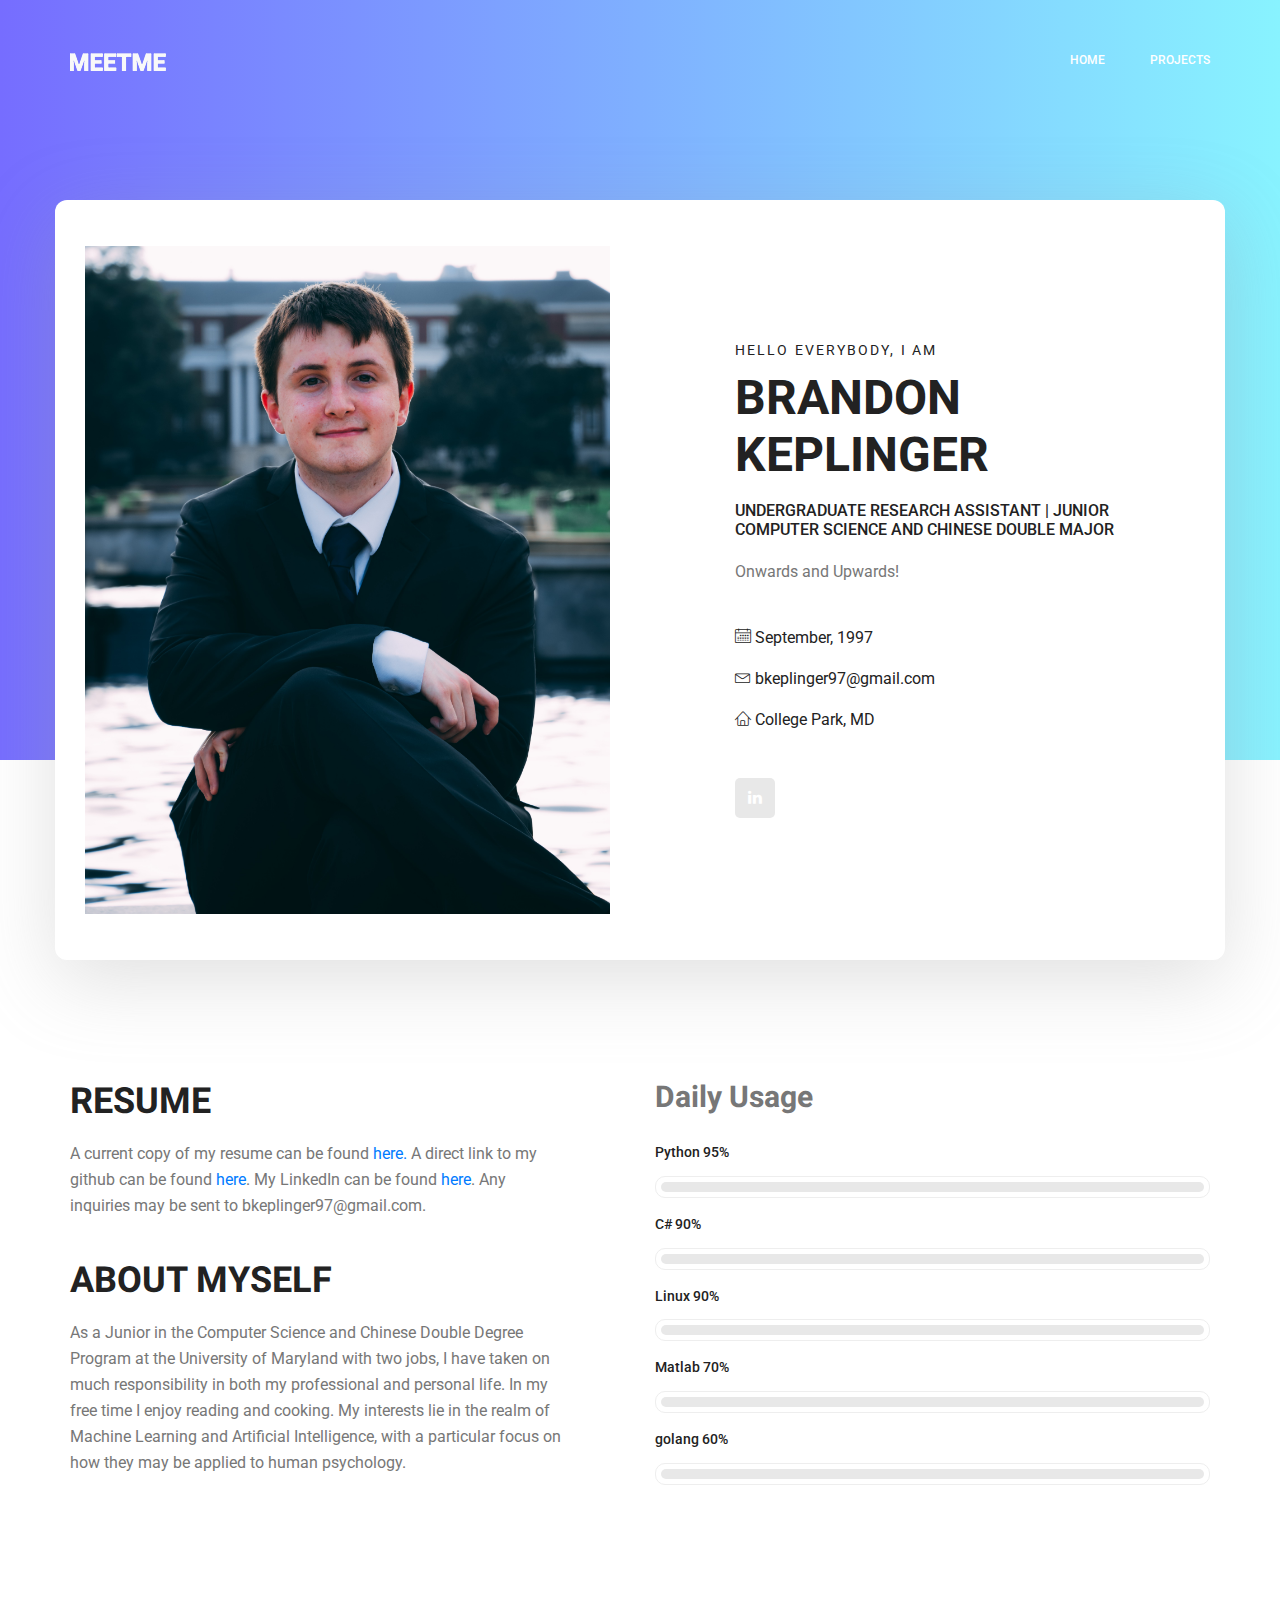
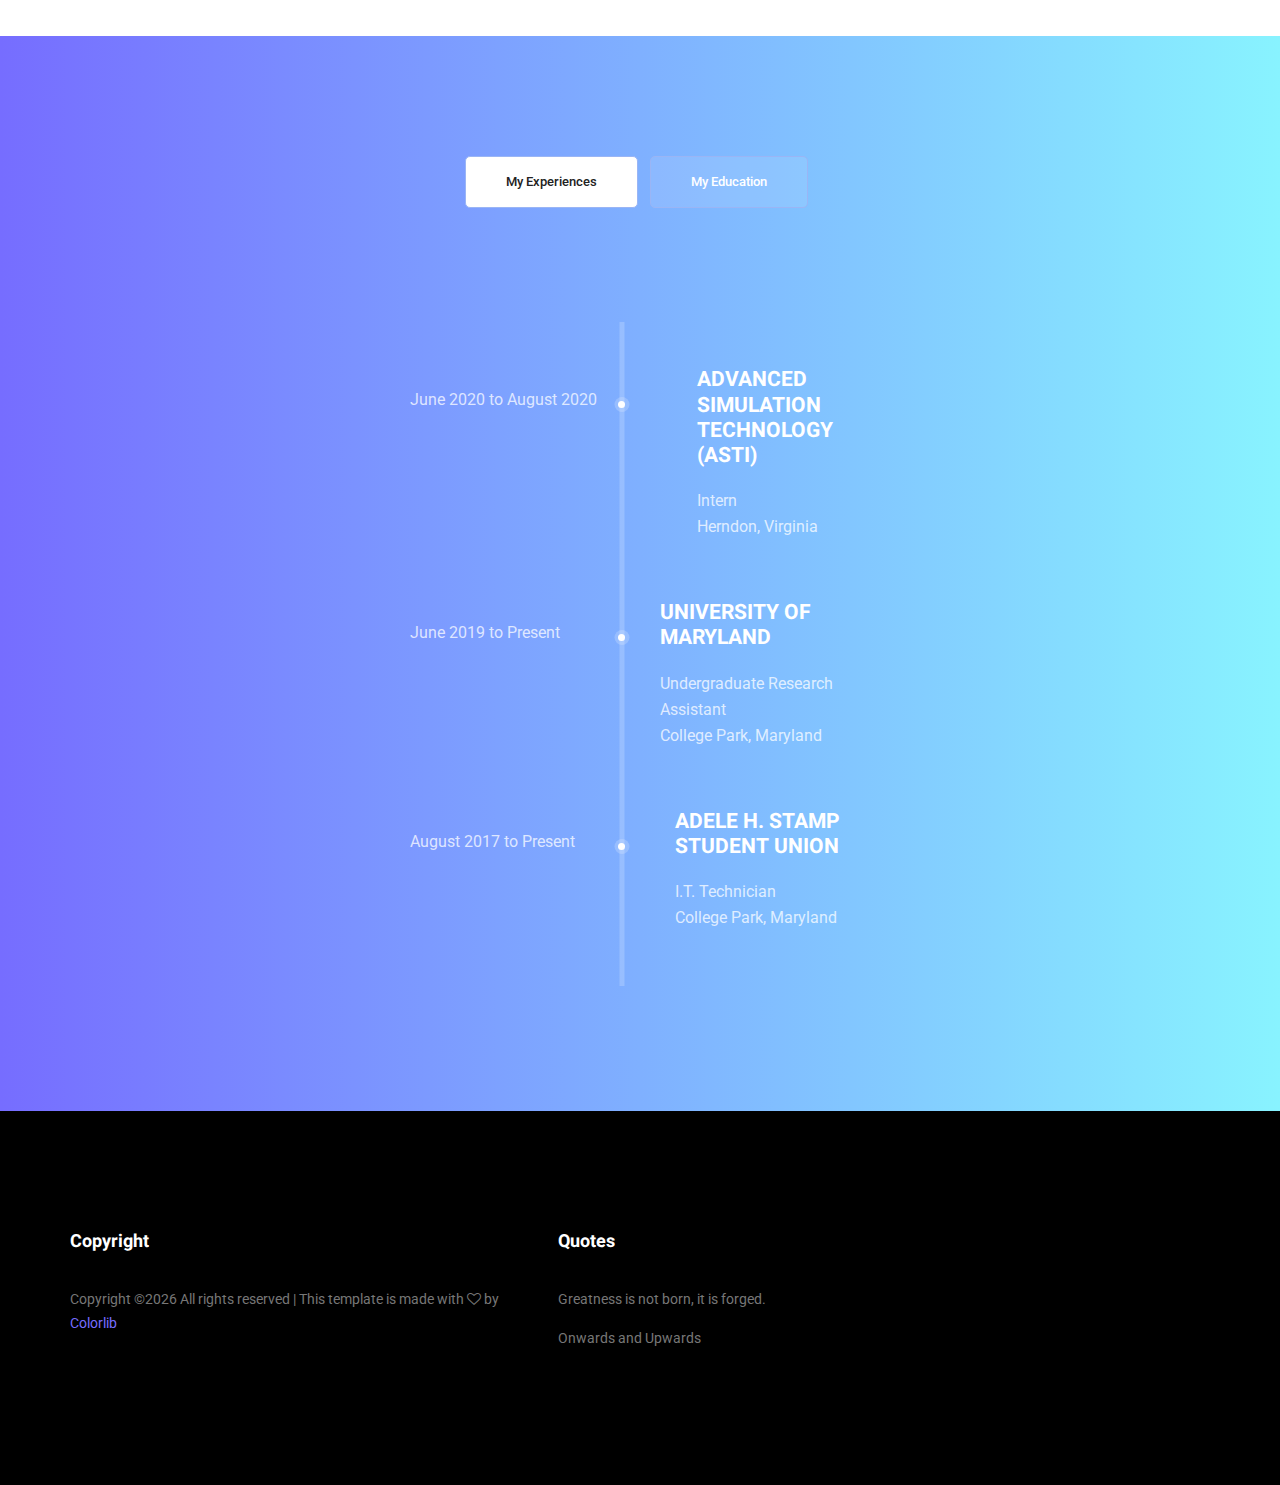
<file: index.html>
<!doctype html>
<html lang="en">
    <head>
        <!-- Required meta tags -->
        <meta charset="utf-8">
        <meta name="viewport" content="width=device-width, initial-scale=1, shrink-to-fit=no">
        <link rel="icon" href="img/favicon.png" type="image/png">
        <title>Welcome | Brandon Keplinger</title>
        <!-- Bootstrap CSS -->
        <link rel="stylesheet" href="css/bootstrap.css">
        <link rel="stylesheet" href="vendors/linericon/style.css">
        <link rel="stylesheet" href="css/font-awesome.min.css">
        <link rel="stylesheet" href="vendors/owl-carousel/owl.carousel.min.css">
        <link rel="stylesheet" href="vendors/lightbox/simpleLightbox.css">
        <link rel="stylesheet" href="vendors/nice-select/css/nice-select.css">
        <link rel="stylesheet" href="vendors/animate-css/animate.css">
        <link rel="stylesheet" href="vendors/popup/magnific-popup.css">
        <link rel="stylesheet" href="vendors/flaticon/flaticon.css">
        <!-- main css -->
        <link rel="stylesheet" href="css/style.css">
        <link rel="stylesheet" href="css/responsive.css">
    </head>
    <body>

        <!--================Header Menu Area =================-->
        <header class="header_area">
            <div class="main_menu">
            	<nav class="navbar navbar-expand-lg navbar-light">
					<div class="container box_1620">
						<!-- Brand and toggle get grouped for better mobile display -->
						<a class="navbar-brand logo_h" href="index.html"><img src="img/logo.png" alt=""></a>
						<button class="navbar-toggler" type="button" data-toggle="collapse" data-target="#navbarSupportedContent" aria-controls="navbarSupportedContent" aria-expanded="false" aria-label="Toggle navigation">
							<span class="icon-bar"></span>
							<span class="icon-bar"></span>
							<span class="icon-bar"></span>
						</button>
						<!-- Collect the nav links, forms, and other content for toggling -->
						<div class="collapse navbar-collapse offset" id="navbarSupportedContent">
							<ul class="nav navbar-nav menu_nav ml-auto">
								<li class="nav-item active"><a class="nav-link" href="index.html">Home</a></li>
                <li class="nav-item submenu dropdown">
									<a href="#" class="nav-link dropdown-toggle" data-toggle="dropdown" role="button" aria-haspopup="true" aria-expanded="false">Projects</a>
									<ul class="dropdown-menu">
                    <li class="nav-item"><a class="nav-link" href="projects.html">Overview</a></li>
										<li class="nav-item"><a class="nav-link" href="survey-data.html">League Assistant</a></li>
                    <li class="nav-item"><a class="nav-link" href="gameguesser.html">LoL Game Outcome Predictor</a></li>
                    <li class="nav-item"><a class="nav-link" href="projects.html">Color-Based MoCap</a></li>
                    <li class="nav-item"><a class="nav-link" href="projects.html">Tournament Sim</a></li>
									</ul>
								</li>
								<!--<li class="nav-item submenu dropdown">
									<a href="#" class="nav-link dropdown-toggle" data-toggle="dropdown" role="button" aria-haspopup="true" aria-expanded="false">Blog</a>
									<ul class="dropdown-menu">
										<li class="nav-item"><a class="nav-link" href="blog.html">Blog</a></li>
										<li class="nav-item"><a class="nav-link" href="single-blog.html">Blog Details</a></li>
									</ul>
								</li>-->
								<!--<li class="nav-item"><a class="nav-link" href="contact.html">Contact</a></li>-->
							</ul>
						</div>
					</div>
            	</nav>
            </div>
        </header>
        <!--================Header Menu Area =================-->

        <!--================Home Banner Area =================-->
        <section class="home_banner_area">
           	<div class="container box_1620">
           		<div class="banner_inner d-flex align-items-center">
					<div class="banner_content">
						<div class="media">
							<div class="d-flex">
								<img src="img/brandon-mckeldin.jpg" alt="Brandon on Mckeldin" height="668" width="525">
							</div>
							<div class="media-body">
								<div class="personal_text">
                  <h6>Hello Everybody, i am</h6>
									<h3>Brandon Keplinger</h3>
									<h4>Undergraduate Research Assistant | Junior Computer Science and Chinese Double Major</h4>
									<p>Onwards and Upwards!</p>
									<ul class="list basic_info">
										<li><i class="lnr lnr-calendar-full"></i> September, 1997</li>
										<li><i class="lnr lnr-envelope"></i> bkeplinger97@gmail.com</li>
										<li><i class="lnr lnr-home"></i> College Park, MD</li>
									</ul>
									<ul class="list personal_social">
										<li><a href="https://www.linkedin.com/in/bpkeplinger97/" target="_blank"><i class="fa fa-linkedin"></i></a></li>
									</ul>
								</div>
							</div>
						</div>
					</div>
				</div>
            </div>
        </section>
        <!--================End Home Banner Area =================-->

        <!--================Welcome Area =================-->
        <section class="welcome_area p_120">
        	<div class="container">
        		<div class="row welcome_inner">
        			<div class="col-lg-6">
        				<div class="welcome_text">
                  <h4>Resume</h4>
                  <p>A current copy of my resume can be found <a href="https://bpkeplinger97.github.io/img/BKeplingerResumeUpdated.pdf" target="_blank">here.</a>
                    A direct link to my github can be found <a href="https://github.com/bpkeplinger97/" target="_blank">here</a>.
                    My LinkedIn can be found <a href="https://www.linkedin.com/in/bpkeplinger97/" target="_blank">here</a>. Any inquiries may be sent to bkeplinger97@gmail.com.</p>
                  <h4>About Myself</h4>
        					<p>As a Junior in the Computer Science and Chinese Double Degree Program at the University of Maryland with two jobs, I have taken on much responsibility in both my professional and personal life. In my free time
                  I enjoy reading and cooking. My interests lie in the realm of Machine Learning and Artificial Intelligence, with a particular focus on how they may be applied to human psychology.</p>
        					<!--<div class="row">
        						<div class="col-md-4">
        							<div class="wel_item">
        								<i class="lnr lnr-database"></i>
        								<h4>$2.5M</h4>
        								<p>Total Donation</p>
        							</div>
        						</div>
        						<div class="col-md-4">
        							<div class="wel_item">
        								<i class="lnr lnr-book"></i>
        								<h4>1465</h4>
        								<p>Total Projects</p>
        							</div>
        						</div>
        						<div class="col-md-4">
        							<div class="wel_item">
        								<i class="lnr lnr-users"></i>
        								<h4>3965</h4>
        								<p>Total Volunteers</p>
        							</div>
        						</div>
        					</div>-->
        				</div>
        			</div>
        			<div class="col-lg-6">
                <h2> Daily Usage <h2>
        				<div class="tools_expert">
        					<div class="skill_main">
								<div class="skill_item">
									<h4>Python <span class="counter">95</span>%</h4>
									<div class="progress_br">
										<div class="progress">
											<div class="progress-bar" role="progressbar" aria-valuenow="95" aria-valuemin="0" aria-valuemax="100"></div>
										</div>
									</div>
								</div>
								<div class="skill_item">
									<h4>C# <span class="counter">90</span>%</h4>
									<div class="progress_br">
										<div class="progress">
											<div class="progress-bar" role="progressbar" aria-valuenow="90" aria-valuemin="0" aria-valuemax="100"></div>
										</div>
									</div>
								</div>
								<div class="skill_item">
									<h4>Linux <span class="counter">90</span>%</h4>
									<div class="progress_br">
										<div class="progress">
											<div class="progress-bar" role="progressbar" aria-valuenow="90" aria-valuemin="0" aria-valuemax="100"></div>
										</div>
									</div>
								</div>
								<div class="skill_item">
									<h4>Matlab <span class="counter">70</span>%</h4>
									<div class="progress_br">
										<div class="progress">
											<div class="progress-bar" role="progressbar" aria-valuenow="80" aria-valuemin="0" aria-valuemax="100"></div>
										</div>
									</div>
								</div>
								<div class="skill_item">
									<h4>golang <span class="counter">60</span>%</h4>
									<div class="progress_br">
										<div class="progress">
											<div class="progress-bar" role="progressbar" aria-valuenow="80" aria-valuemin="0" aria-valuemax="100"></div>
										</div>
									</div>
								</div>
							</div>
        				</div>
        			</div>
        		</div>
        	</div>
        </section>
        <!--================End Welcome Area =================-->

        <!--================My Tabs Area =================-->
        <section class="mytabs_area p_120">
        	<div class="container">
        		<div class="tabs_inner">
					<ul class="nav nav-tabs" id="myTab" role="tablist">
						<li class="nav-item">
							<a class="nav-link active" id="home-tab" data-toggle="tab" href="#home" role="tab" aria-controls="home" aria-selected="true">My Experiences</a>
						</li>
						<li class="nav-item">
							<a class="nav-link" id="profile-tab" data-toggle="tab" href="#profile" role="tab" aria-controls="profile" aria-selected="false">My Education</a>
						</li>
					</ul>
					<div class="tab-content" id="myTabContent">
						<div class="tab-pane fade show active" id="home" role="tabpanel" aria-labelledby="home-tab">
							<ul class="list">
                <li>
                <span></span>
                  <div class="media">
                    <div class="d-flex">
                      <p>June 2020 to August 2020</p>
                    </div>
                    <div class="media-body">
                      <h4>Advanced Simulation Technology (ASTi)</h4>
                      <p>Intern <br />Herndon, Virginia</p>
                    </div>
                  </div>
                </li>
								<li>
									<span></span>
									<div class="media">
										<div class="d-flex">
											<p>June 2019 to Present</p>
										</div>
										<div class="media-body">
											<h4> University of Maryland </h4>
											<p>Undergraduate Research Assistant <br />College Park, Maryland</p>
										</div>
									</div>
								</li>
								<li>
									<span></span>
									<div class="media">
										<div class="d-flex">
											<p>August 2017 to Present</p>
										</div>
										<div class="media-body">
											<h4>Adele H. Stamp Student Union</h4>
											<p>I.T. Technician <br />College Park, Maryland</p>
										</div>
									</div>
								</li>
							</ul>
						</div>
						<div class="tab-pane fade" id="profile" role="tabpanel" aria-labelledby="profile-tab">
							<ul class="list">
								<li>
									<span></span>
									<div class="media">
										<div class="d-flex">
											<p>August 2017 to Present</p>
										</div>
										<div class="media-body">
											<h4>Double Degree, Computer Science and Chinese</h4>
											<p>University of Maryland, College Park<br />College Park, Maryland</p>
										</div>
									</div>
								</li>
								<li>
									<span></span>
									<div class="media">
										<div class="d-flex">
                      <p>August 2015 to May 2017</p>
										</div>
										<div class="media-body">
											<h4>Associates Degree of Engineering</h4>
											<p>Hagerstown Community College<br />Hagerstown, Maryland</p>
										</div>
									</div>
								</li>
								<li>
								<span></span>
									<div class="media">
										<div class="d-flex">
                      <p>August 2011 to May 2015</p>
										</div>
										<div class="media-body">
											<h4>High School Degree</h4>
											<p>Washington County Technical High School<br />Hagerstown, Maryland</p>
										</div>
									</div>
								</li>
							</ul>
						</div>
					</div>
        		</div>
        	</div>
        </section>
        <!--================End My Tabs Area =================-->

        <!--================Feature Area =================-->
        <!--<section class="feature_area p_120">
        	<div class="container">
        		<div class="main_title">
        			<h2>offerings to my clients</h2>
        			<p>If you are looking at blank cassettes on the web, you may be very confused at the difference in price. You may see some for as low as $.17 each.</p>
        		</div>
        		<div class="feature_inner row">
        			<div class="col-lg-4 col-md-6">
        				<div class="feature_item">
        					<i class="flaticon-city"></i>
        					<h4>Architecture</h4>
        					<p>If you are looking at blank cassettes on the web, you may be very confused at the difference in price. You may see some for as low as $17 each.</p>
        				</div>
        			</div>
        			<div class="col-lg-4 col-md-6">
        				<div class="feature_item">
        					<i class="flaticon-skyline"></i>
        					<h4>Interior Design</h4>
        					<p>If you are looking at blank cassettes on the web, you may be very confused at the difference in price. You may see some for as low as $17 each.</p>
        				</div>
        			</div>
        			<div class="col-lg-4 col-md-6">
        				<div class="feature_item">
        					<i class="flaticon-sketch"></i>
        					<h4>Concept Design</h4>
        					<p>If you are looking at blank cassettes on the web, you may be very confused at the difference in price. You may see some for as low as $17 each.</p>
        				</div>
        			</div>
        		</div>
        	</div>
        </section>-->
        <!--================End Feature Area =================-->

        <!--================Home Gallery Area =================-->
        <!--<section class="home_gallery_area p_120">
        	<div class="container">
        		<div class="main_title">
        			<h2>Our Latest Featured Projects</h2>
        			<p>Who are in extremely love with eco friendly system.</p>
        		</div>
        		<div class="isotope_fillter">
        			<ul class="gallery_filter list">
						<li class="active" data-filter="*"><a href="#">All</a></li>
						<li data-filter=".brand"><a href="#">Vector</a></li>
						<li data-filter=".manipul"><a href="#">Raster</a></li>
						<li data-filter=".creative"><a href="#">UI/UX</a></li>
						<li data-filter=".design"><a href="#">Printing</a></li>
					</ul>
        		</div>
        	</div>
        	<div class="container">
        		<div class="gallery_f_inner row imageGallery1">
        			<div class="col-lg-4 col-md-4 col-sm-6 brand manipul design print">
        				<div class="h_gallery_item">
        					<div class="g_img_item">
        						<img class="img-fluid" src="img/gallery/project-1.jpg" alt="">
        						<a class="light" href="img/gallery/project-1.jpg"><img src="img/gallery/icon.png" alt=""></a>
        					</div>
        					<div class="g_item_text">
        						<h4>3D Helmet Design</h4>
        						<p>Client Project</p>
        					</div>
        				</div>
        			</div>
        			<div class="col-lg-4 col-md-4 col-sm-6 brand manipul creative">
        				<div class="h_gallery_item">
        					<div class="g_img_item">
        						<img class="img-fluid" src="img/gallery/project-2.jpg" alt="">
        						<a class="light" href="img/gallery/project-2.jpg"><img src="img/gallery/icon.png" alt=""></a>
        					</div>
        					<div class="g_item_text">
        						<h4>2D Vinyl Design</h4>
        						<p>Client Project</p>
        					</div>
        				</div>
        			</div>
        			<div class="col-lg-4 col-md-4 col-sm-6 manipul creative design print">
        				<div class="h_gallery_item">
        					<div class="g_img_item">
        						<img class="img-fluid" src="img/gallery/project-3.jpg" alt="">
        						<a class="light" href="img/gallery/project-3.jpg"><img src="img/gallery/icon.png" alt=""></a>
        					</div>
        					<div class="g_item_text">
        						<h4>Creative Poster Design</h4>
        						<p>Client Project</p>
        					</div>
        				</div>
        			</div>
        			<div class="col-lg-4 col-md-4 col-sm-6 brand creative print">
        				<div class="h_gallery_item">
        					<div class="g_img_item">
        						<img class="img-fluid" src="img/gallery/project-4.jpg" alt="">
        						<a class="light" href="img/gallery/project-4.jpg"><img src="img/gallery/icon.png" alt=""></a>
        					</div>
        					<div class="g_item_text">
        						<h4>Embosed Logo Design</h4>
        						<p>Client Project</p>
        					</div>
        				</div>
        			</div>
        			<div class="col-lg-4 col-md-4 col-sm-6 brand manipul design">
        				<div class="h_gallery_item">
        					<div class="g_img_item">
        						<img class="img-fluid" src="img/gallery/project-5.jpg" alt="">
        						<a class="light" href="img/gallery/project-5.jpg"><img src="img/gallery/icon.png" alt=""></a>
        					</div>
        					<div class="g_item_text">
        						<h4>3D Disposable Bottle</h4>
        						<p>Client Project</p>
        					</div>
        				</div>
        			</div>
        			<div class="col-lg-4 col-md-4 col-sm-6 brand creative">
        				<div class="h_gallery_item">
        					<div class="g_img_item">
        						<img class="img-fluid" src="img/gallery/project-6.jpg" alt="">
        						<a class="light" href="img/gallery/project-6.jpg"><img src="img/gallery/icon.png" alt=""></a>
        					</div>
        					<div class="g_item_text">
        						<h4>3D Logo Design</h4>
        						<p>Client Project</p>
        					</div>
        				</div>
        			</div>
        		</div>
        		<div class="more_btn">
        			<a class="main_btn" href="#">Load More Items</a>
        		</div>
        	</div>
        </section>-->
        <!--================End Home Gallery Area =================-->

        <!--================Testimonials Area =================-->
        <!--<section class="testimonials_area p_120">
        	<div class="container">
        		<div class="main_title">
        			<h2>Testimonials</h2>
        			<p>If you are looking at blank cassettes on the web, you may be very confused at the difference in price. You may see some for as low as $.17 each.</p>
        		</div>
        		<div class="testi_inner">
					<div class="testi_slider owl-carousel">
						<div class="item">
							<div class="testi_item">
								<p>As conscious traveling Paup ers we must always be oncerned about our dear Mother Earth. If you think about it, you travel across her face</p>
								<h4>Fanny Spencer</h4>
								<a href="#"><i class="fa fa-star"></i></a>
								<a href="#"><i class="fa fa-star"></i></a>
								<a href="#"><i class="fa fa-star"></i></a>
								<a href="#"><i class="fa fa-star"></i></a>
								<a href="#"><i class="fa fa-star-half-o"></i></a>
							</div>
						</div>
						<div class="item">
							<div class="testi_item">
								<p>As conscious traveling Paup ers we must always be oncerned about our dear Mother Earth. If you think about it, you travel across her face</p>
								<h4>Fanny Spencer</h4>
								<a href="#"><i class="fa fa-star"></i></a>
								<a href="#"><i class="fa fa-star"></i></a>
								<a href="#"><i class="fa fa-star"></i></a>
								<a href="#"><i class="fa fa-star"></i></a>
								<a href="#"><i class="fa fa-star-half-o"></i></a>
							</div>
						</div>
						<div class="item">
							<div class="testi_item">
								<p>As conscious traveling Paup ers we must always be oncerned about our dear Mother Earth. If you think about it, you travel across her face</p>
								<h4>Fanny Spencer</h4>
								<a href="#"><i class="fa fa-star"></i></a>
								<a href="#"><i class="fa fa-star"></i></a>
								<a href="#"><i class="fa fa-star"></i></a>
								<a href="#"><i class="fa fa-star"></i></a>
								<a href="#"><i class="fa fa-star-half-o"></i></a>
							</div>
						</div>
					</div>
        		</div>
        	</div>
        </section>-->
        <!--================End Testimonials Area =================-->

        <!--================Footer Area =================-->
        <footer class="footer_area p_120">
        	<div class="container">
        		<div class="row footer_inner">
        			<div class="col-lg-5 col-sm-6">
        				<aside class="f_widget ab_widget">
        					<div class="f_title">
        						<h3>Copyright</h3>
        					</div>
        					<p></p>
        					<p><!-- Link back to Colorlib can't be removed. Template is licensed under CC BY 3.0. -->
Copyright &copy;<script>document.write(new Date().getFullYear());</script> All rights reserved | This template is made with <i class="fa fa-heart-o" aria-hidden="true"></i> by <a href="https://colorlib.com" target="_blank">Colorlib</a>
<!-- Link back to Colorlib can't be removed. Template is licensed under CC BY 3.0. --></p>
        				</aside>
        			</div>
        			<div class="col-lg-5 col-sm-6">
        				<aside class="f_widget news_widget">
        					<div class="f_title">
        						<h3>Quotes</h3>
        					</div>
        					<p>Greatness is not born, it is forged.</p>
                  <p>Onwards and Upwards</p>
        					<div id="mc_embed_signup">
                                <!--<form target="_blank" action="https://spondonit.us12.list-manage.com/subscribe/post?u=1462626880ade1ac87bd9c93a&amp;id=92a4423d01" method="get" class="subscribe_form relative">
                                	<div class="input-group d-flex flex-row">
                                        <input name="EMAIL" placeholder="Enter email address" onfocus="this.placeholder = ''" onblur="this.placeholder = 'Email Address '" required="" type="email">
                                        <button class="btn sub-btn"><span class="lnr lnr-arrow-right"></span></button>
                                    </div>
                                    <div class="mt-10 info"></div>
                                </form>
                            </div>-->
        				</aside>
        			</div>
        			<div class="col-lg-2">
        				
        			</div>
        		</div>
        	</div>
        </footer>
        <!--================End Footer Area =================-->






        <!-- Optional JavaScript -->
        <!-- jQuery first, then Popper.js, then Bootstrap JS -->
        <script src="js/jquery-3.3.1.min.js"></script>
        <script src="js/popper.js"></script>
        <script src="js/bootstrap.min.js"></script>
        <script src="js/stellar.js"></script>
        <script src="vendors/lightbox/simpleLightbox.min.js"></script>
        <script src="vendors/nice-select/js/jquery.nice-select.min.js"></script>
        <script src="vendors/isotope/imagesloaded.pkgd.min.js"></script>
        <script src="vendors/isotope/isotope.pkgd.min.js"></script>
        <script src="vendors/owl-carousel/owl.carousel.min.js"></script>
        <script src="vendors/popup/jquery.magnific-popup.min.js"></script>
        <script src="js/jquery.ajaxchimp.min.js"></script>
        <script src="vendors/counter-up/jquery.waypoints.min.js"></script>
        <script src="vendors/counter-up/jquery.counterup.min.js"></script>
        <script src="js/mail-script.js"></script>
        <script src="js/theme.js"></script>
    </body>
</html>
</file>
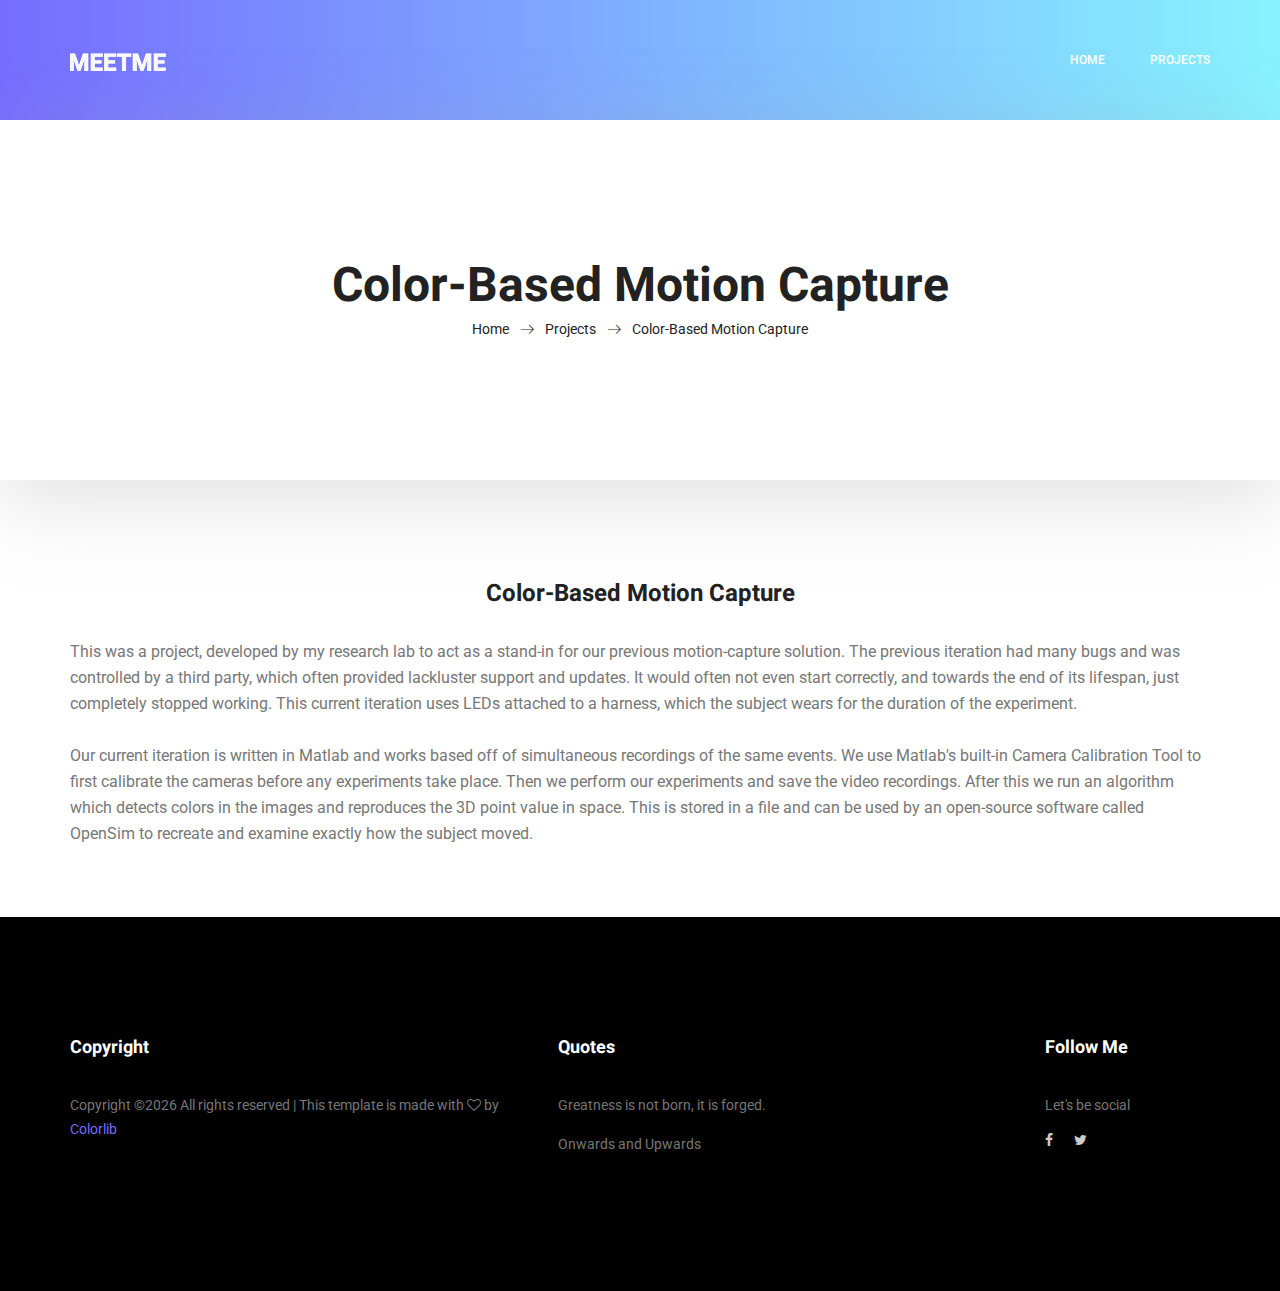
<file: color-based-mocap.html>
<!doctype html>
<html lang="en">
    <head>
      <meta charset="utf-8">
      <meta name="viewport" content="width=device-width, initial-scale=1, shrink-to-fit=no">
      <link rel="icon" href="img/favicon.png" type="image/png">
      <title>Projects | Color-Based Motion Capture</title>

  		<!-- amCharts javascript sources -->
  		<script type="text/javascript" src="https://www.amcharts.com/lib/3/amcharts.js"></script>
  		<script type="text/javascript" src="https://www.amcharts.com/lib/3/pie.js"></script>
      <script type="text/javascript" src="https://www.amcharts.com/lib/3/serial.js"></script>
      <script type="text/javascript" src="https://www.amcharts.com/lib/3/xy.js"></script>
  		<script type="text/javascript" src="https://www.amcharts.com/lib/3/themes/light.js"></script>

      <!--===============================================================================================-->
      	<link rel="stylesheet" type="text/css" href="vendor/bootstrap/css/bootstrap.min.css">
      <!--===============================================================================================-->
      	<link rel="stylesheet" type="text/css" href="fonts/font-awesome-4.7.0/css/font-awesome.min.css">
      <!--===============================================================================================-->
      	<link rel="stylesheet" type="text/css" href="vendor/animate/animate.css">
      <!--===============================================================================================-->
      	<link rel="stylesheet" type="text/css" href="vendor/select2/select2.min.css">
      <!--===============================================================================================-->
      	<link rel="stylesheet" type="text/css" href="vendor/perfect-scrollbar/perfect-scrollbar.css">
      <!--===============================================================================================-->
      	<link rel="stylesheet" type="text/css" href="css/util.css">
      	<link rel="stylesheet" type="text/css" href="css/main.css">
      <!--===============================================================================================-->

    <!-- Bootstrap CSS -->
    <link rel="stylesheet" href="css/bootstrap.css">
    <link rel="stylesheet" href="vendors/linericon/style.css">
    <link rel="stylesheet" href="css/font-awesome.min.css">
    <link rel="stylesheet" href="vendors/owl-carousel/owl.carousel.min.css">
    <link rel="stylesheet" href="vendors/lightbox/simpleLightbox.css">
    <link rel="stylesheet" href="vendors/nice-select/css/nice-select.css">
    <link rel="stylesheet" href="vendors/animate-css/animate.css">
    <link rel="stylesheet" href="vendors/popup/magnific-popup.css">
    <!-- main css -->
    <link rel="stylesheet" href="css/style.css">
    <link rel="stylesheet" href="css/responsive.css">

    </head>
    <body>

        <!--================Header Menu Area =================-->
        <header class="header_area">
            <div class="main_menu">
            	<nav class="navbar navbar-expand-lg navbar-light">
					<div class="container box_1620">
						<!-- Brand and toggle get grouped for better mobile display -->
						<a class="navbar-brand logo_h" href="index.html"><img src="img/logo.png" alt=""></a>
						<button class="navbar-toggler" type="button" data-toggle="collapse" data-target="#navbarSupportedContent" aria-controls="navbarSupportedContent" aria-expanded="false" aria-label="Toggle navigation">
							<span class="icon-bar"></span>
							<span class="icon-bar"></span>
							<span class="icon-bar"></span>
						</button>
						<!-- Collect the nav links, forms, and other content for toggling -->
						<div class="collapse navbar-collapse offset" id="navbarSupportedContent">
							<ul class="nav navbar-nav menu_nav ml-auto">
								<li class="nav-item active"><a class="nav-link" href="index.html">Home</a></li>
								<!--<li class="nav-item"><a class="nav-link" href="about-us.html">About</a></li>
								<li class="nav-item"><a class="nav-link" href="services.html">Services</a></li>-->
								<li class="nav-item submenu dropdown">
									<a href="projects.html" class="nav-link dropdown-toggle" data-toggle="dropdown" role="button" aria-haspopup="true" aria-expanded="false">Projects</a>
									<ul class="dropdown-menu">
                    <li class="nav-item"><a class="nav-link" href="projects.html">Overview</a></li>
										<li class="nav-item"><a class="nav-link" href="survey-data.html">League Assistant</a></li>
                    <li class="nav-item"><a class="nav-link" href="gameguesser.html">LoL Game Outcome Predictor</a></li>
                    <li class="nav-item"><a class="nav-link" href="projects.html">Color-Based MoCap</a></li>
                    <li class="nav-item"><a class="nav-link" href="projects.html">Tournament Sim</a></li>
									</ul>
								</li>
								<!--<li class="nav-item submenu dropdown">
									<a href="#" class="nav-link dropdown-toggle" data-toggle="dropdown" role="button" aria-haspopup="true" aria-expanded="false">Blog</a>
									<ul class="dropdown-menu">
										<li class="nav-item"><a class="nav-link" href="blog.html">Blog</a></li>
										<li class="nav-item"><a class="nav-link" href="single-blog.html">Blog Details</a></li>
									</ul>
								</li>
								<li class="nav-item"><a class="nav-link" href="contact.html">Contact</a></li>-->
							</ul>
						</div>
					</div>
            	</nav>
            </div>
        </header>
        <!--================Header Menu Area =================-->

        <!--================Home Banner Area =================-->
        <section class="banner_area">
            <div class="box_1620">
				<div class="banner_inner d-flex align-items-center">
					<div class="container">
						<div class="banner_content text-center">
							<h2>Color-Based Motion Capture</h2>
							<div class="page_link">
								<a href="index.html">Home</a>
								<a href="elements.html">Projects</a>
								<a href="elements.html">Color-Based Motion Capture</a>
							</div>
						</div>
					</div>
				</div>
            </div>
        </section>
        <!--================End Home Banner Area =================-->


        <!-- Start Sample Area -->
			<section class="sample-text-area">
				<div class="container">
  					<h3 class="text-heading title_color">Color-Based Motion Capture</h3>
  					<p class="sample-text">
				      This was a project, developed by my research lab to act as a stand-in for our previous motion-capture solution. The previous iteration had many bugs and was controlled by a third party, which often provided lackluster support and updates. It would often not even start correctly, and towards the end of its lifespan, just completely stopped working. This current iteration uses LEDs attached to a harness, which the subject wears for the duration of the experiment.</br></br>
  					</p>

            <p class="sample-text">
              Our current iteration is written in Matlab and works based off of simultaneous recordings of the same events. We use Matlab's built-in Camera Calibration Tool to first calibrate the cameras before any experiments take place. Then we perform our experiments and save the video recordings. After this we run an algorithm which detects colors in the images and reproduces the 3D point value in space. This is stored in a file and can be used by an open-source software called OpenSim to recreate and examine exactly how the subject moved.
            </p>
        </div>
			</section>

      <!--================Footer Area =================-->
      <footer class="footer_area p_120">
        <div class="container">
          <div class="row footer_inner">
            <div class="col-lg-5 col-sm-6">
              <aside class="f_widget ab_widget">
                <div class="f_title">
                  <h3>Copyright</h3>
                </div>
                <p></p>
                <p><!-- Link back to Colorlib can't be removed. Template is licensed under CC BY 3.0. -->
Copyright &copy;<script>document.write(new Date().getFullYear());</script> All rights reserved | This template is made with <i class="fa fa-heart-o" aria-hidden="true"></i> by <a href="https://colorlib.com" target="_blank">Colorlib</a>
<!-- Link back to Colorlib can't be removed. Template is licensed under CC BY 3.0. --></p>
              </aside>
            </div>
            <div class="col-lg-5 col-sm-6">
              <aside class="f_widget news_widget">
                <div class="f_title">
                  <h3>Quotes</h3>
                </div>
                <p>Greatness is not born, it is forged.</p>
                <p>Onwards and Upwards</p>
                <div id="mc_embed_signup">
                              <!--<form target="_blank" action="https://spondonit.us12.list-manage.com/subscribe/post?u=1462626880ade1ac87bd9c93a&amp;id=92a4423d01" method="get" class="subscribe_form relative">
                                <div class="input-group d-flex flex-row">
                                      <input name="EMAIL" placeholder="Enter email address" onfocus="this.placeholder = ''" onblur="this.placeholder = 'Email Address '" required="" type="email">
                                      <button class="btn sub-btn"><span class="lnr lnr-arrow-right"></span></button>
                                  </div>
                                  <div class="mt-10 info"></div>
                              </form>
                          </div>-->
              </aside>
            </div>
            <div class="col-lg-2">
              <aside class="f_widget social_widget">
                <div class="f_title">
                  <h3>Follow Me</h3>
                </div>
                <p>Let's be social</p>
                <ul class="list">
                  <li><a href="https://www.facebook.com/brandon.keplinger.12" target="_blank"><i class="fa fa-facebook"></i></a></li>
                  <li><a href="https://twitter.com/bpkeplinger97" target="_blank"><i class="fa fa-twitter"></i></a></li>
                  <!--<li><a href="#"><i class="fa fa-dribbble"></i></a></li>
                  <li><a href="#"><i class="fa fa-behance"></i></a></li>-->
                </ul>
              </aside>
            </div>
          </div>
        </div>
      </footer>
        <!--================End Footer Area =================-->




        <!-- Optional JavaScript -->
        <!-- jQuery first, then Popper.js, then Bootstrap JS -->
        <script src="js/jquery-3.3.1.min.js"></script>
        <script src="js/popper.js"></script>
        <script src="js/bootstrap.min.js"></script>
        <script src="js/stellar.js"></script>
        <script src="vendors/lightbox/simpleLightbox.min.js"></script>
        <script src="vendors/nice-select/js/jquery.nice-select.min.js"></script>
        <script src="vendors/isotope/imagesloaded.pkgd.min.js"></script>
        <script src="vendors/isotope/isotope.pkgd.min.js"></script>
        <script src="vendors/owl-carousel/owl.carousel.min.js"></script>
        <script src="vendors/popup/jquery.magnific-popup.min.js"></script>
        <script src="js/jquery.ajaxchimp.min.js"></script>
        <script src="vendors/counter-up/jquery.waypoints.min.js"></script>
        <script src="vendors/counter-up/jquery.counterup.min.js"></script>
        <script src="js/mail-script.js"></script>
        <script src="js/theme.js"></script>
    </body>
</html>
</file>
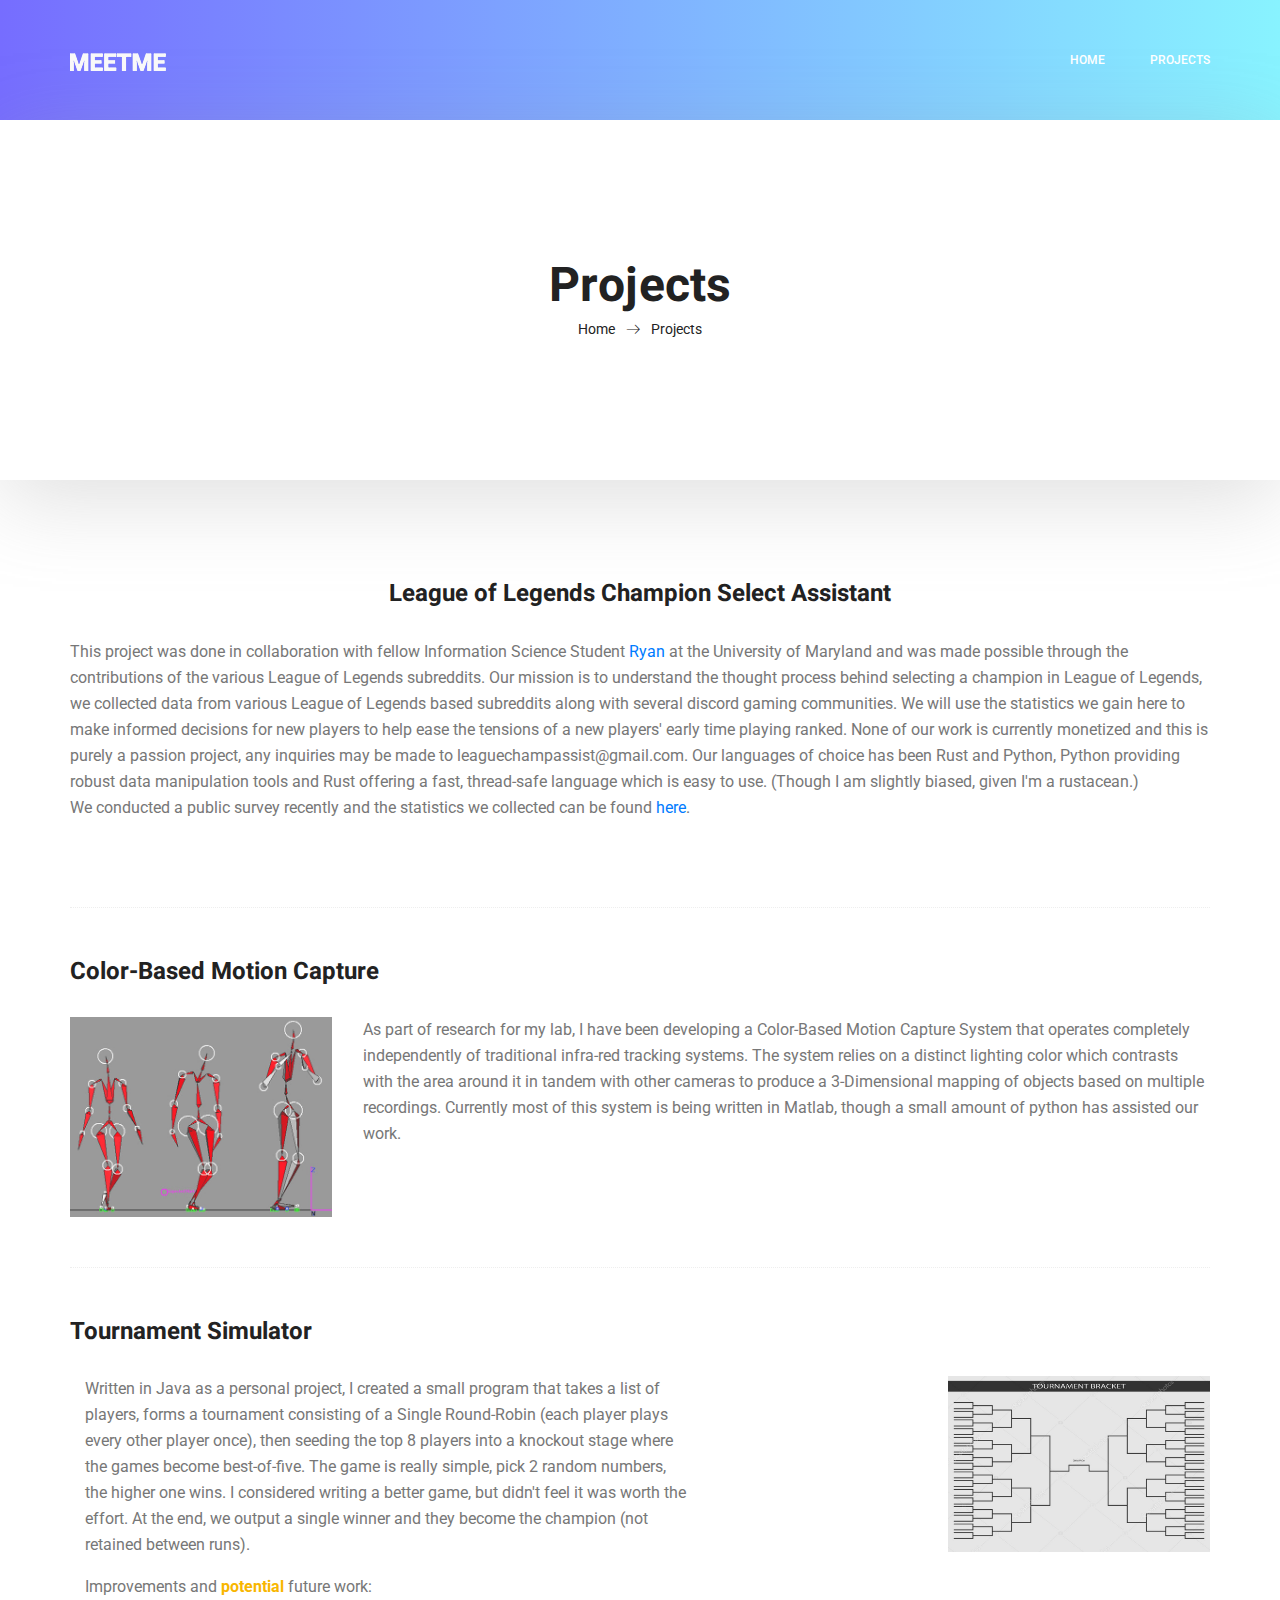
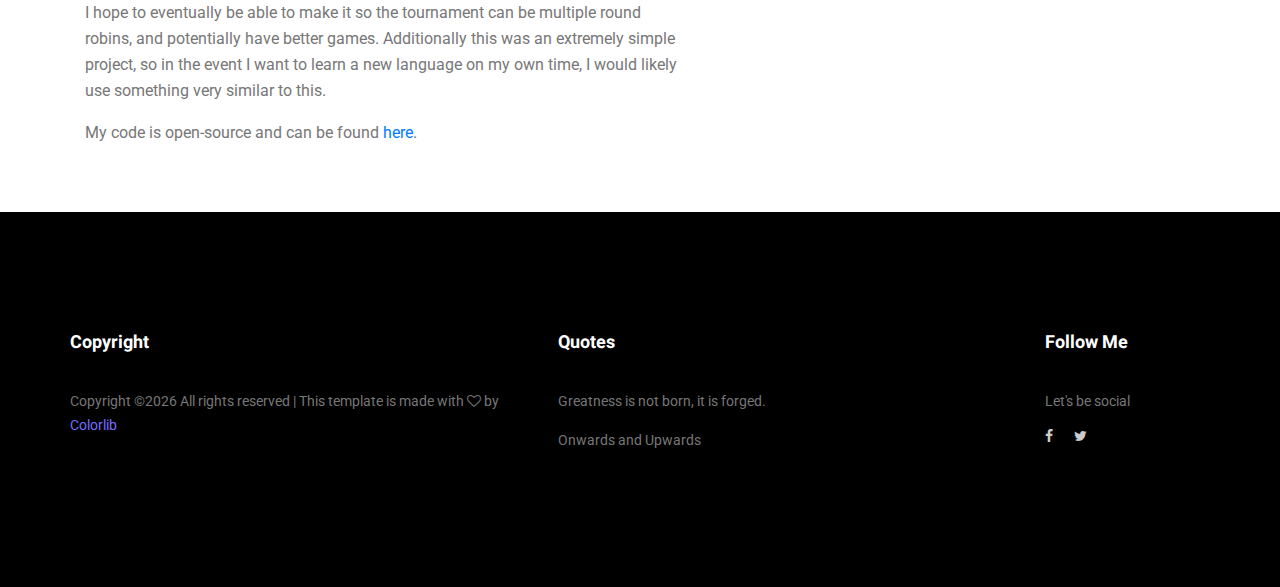
<file: projects.html>
<!doctype html>
<html lang="en">
    <head>
        <!-- Required meta tags -->
        <meta charset="utf-8">
        <meta name="viewport" content="width=device-width, initial-scale=1, shrink-to-fit=no">
        <link rel="icon" href="img/favicon.png" type="image/png">
        <title>Projects | Brandon Keplinger</title>
        <!-- Bootstrap CSS -->
        <link rel="stylesheet" href="css/bootstrap.css">
        <link rel="stylesheet" href="vendors/linericon/style.css">
        <link rel="stylesheet" href="css/font-awesome.min.css">
        <link rel="stylesheet" href="vendors/owl-carousel/owl.carousel.min.css">
        <link rel="stylesheet" href="vendors/lightbox/simpleLightbox.css">
        <link rel="stylesheet" href="vendors/nice-select/css/nice-select.css">
        <link rel="stylesheet" href="vendors/animate-css/animate.css">
        <link rel="stylesheet" href="vendors/popup/magnific-popup.css">
        <!-- main css -->
        <link rel="stylesheet" href="css/style.css">
        <link rel="stylesheet" href="css/responsive.css">
    </head>
    <body>

        <!--================Header Menu Area =================-->
        <header class="header_area">
            <div class="main_menu">
            	<nav class="navbar navbar-expand-lg navbar-light">
					<div class="container box_1620">
						<!-- Brand and toggle get grouped for better mobile display -->
						<a class="navbar-brand logo_h" href="index.html"><img src="img/logo.png" alt=""></a>
						<button class="navbar-toggler" type="button" data-toggle="collapse" data-target="#navbarSupportedContent" aria-controls="navbarSupportedContent" aria-expanded="false" aria-label="Toggle navigation">
							<span class="icon-bar"></span>
							<span class="icon-bar"></span>
							<span class="icon-bar"></span>
						</button>
						<!-- Collect the nav links, forms, and other content for toggling -->
						<div class="collapse navbar-collapse offset" id="navbarSupportedContent">
							<ul class="nav navbar-nav menu_nav ml-auto">
								<li class="nav-item active"><a class="nav-link" href="index.html">Home</a></li>
								<!--<li class="nav-item"><a class="nav-link" href="about-us.html">About</a></li>
								<li class="nav-item"><a class="nav-link" href="services.html">Services</a></li>-->
								<li class="nav-item submenu dropdown">
									<a href="#" class="nav-link dropdown-toggle" data-toggle="dropdown" role="button" aria-haspopup="true" aria-expanded="false">Projects</a>
									<ul class="dropdown-menu">
                    <li class="nav-item"><a class="nav-link" href="projects.html">Overview</a></li>
										<li class="nav-item"><a class="nav-link" href="survey-data.html">League Assistant</a></li>
                    <li class="nav-item"><a class="nav-link" href="gameguesser.html">LoL Game Outcome Predictor</a></li>
                    <li class="nav-item"><a class="nav-link" href="projects.html">Color-Based MoCap</a></li>
                    <li class="nav-item"><a class="nav-link" href="projects.html">Tournament Sim</a></li>
									</ul>
								</li>
								<!--<li class="nav-item submenu dropdown">
									<a href="#" class="nav-link dropdown-toggle" data-toggle="dropdown" role="button" aria-haspopup="true" aria-expanded="false">Blog</a>
									<ul class="dropdown-menu">
										<li class="nav-item"><a class="nav-link" href="blog.html">Blog</a></li>
										<li class="nav-item"><a class="nav-link" href="single-blog.html">Blog Details</a></li>
									</ul>
								</li>
								<li class="nav-item"><a class="nav-link" href="contact.html">Contact</a></li>-->
							</ul>
						</div>
					</div>
            	</nav>
            </div>
        </header>
        <!--================Header Menu Area =================-->

        <!--================Home Banner Area =================-->
        <section class="banner_area">
            <div class="box_1620">
				<div class="banner_inner d-flex align-items-center">
					<div class="container">
						<div class="banner_content text-center">
							<h2>Projects</h2>
							<div class="page_link">
								<a href="index.html">Home</a>
								<a href="elements.html">Projects</a>
							</div>
						</div>
					</div>
				</div>
            </div>
        </section>
        <!--================End Home Banner Area =================-->


        <!-- Start Sample Area -->
			<section class="sample-text-area">
				<div class="container">
					<h3 class="text-heading title_color">League of Legends Champion Select Assistant</h3>
					<p class="sample-text">
						This project was done in collaboration with fellow Information Science Student <a href="">Ryan</a> at the University of Maryland and was made possible through the contributions of the various League of Legends subreddits. Our mission is to understand the thought process behind selecting a champion in League of Legends, we collected data from various League of Legends based subreddits along with several discord gaming communities. We will use the statistics we gain here to make informed decisions for new players to help ease the tensions of a new players' early time playing ranked. None of our work is currently monetized and this is purely a passion project, any inquiries may be made to leaguechampassist@gmail.com. Our languages of choice has been Rust and Python, Python providing robust data manipulation tools and Rust offering a fast, thread-safe language which is easy to use. (Though I am slightly biased, given I'm a rustacean.)
          <p class="sample-text">We conducted a public survey recently and the statistics we collected can be found <a href="survey-data.html">here</a>.</p>
					</p>
				</div>
			</section>
			<!-- End Sample Area -->

			<!-- Start Align Area -->
			<div class="whole-wrap">
				<div class="container">
					<div class="section-top-border">
						<h3 class="mb-30 title_color">Color-Based Motion Capture</h3>
						<div class="row">
							<div class="col-md-3">
								<img src="img/motion-capture.jpg" alt="" class="img-fluid">
							</div>
							<div class="col-md-9 mt-sm-20 left-align-p">
								<p>As part of research for my lab, I have been developing a Color-Based Motion Capture System that operates completely independently of traditional infra-red tracking systems. The system relies on a distinct lighting color which contrasts with the area around it in tandem with other cameras to produce a 3-Dimensional mapping of objects based on multiple recordings. Currently most of this system is being written in Matlab, though a small amount of python has assisted our work.</p>
							</div>
						</div>
					</div>
					<div class="section-top-border">
						<h3 class="mb-30 title_color">Tournament Simulator</h3>
						<div class="row">
							<div class="col-md-9">
								<p class="col-md-9 mt-sm-20 left-align-p">Written in Java as a personal project, I created a small program that takes a list of players, forms a tournament consisting of a Single Round-Robin (each player plays every other player once), then seeding the top 8 players into a knockout stage where the games become best-of-five. The game is really simple, pick 2 random numbers, the higher one wins. I considered writing a better game, but didn't feel it was worth the effort. At the end, we output a single winner and they become the champion (not retained between runs).</p>
                <p class="col-md-9 mt-sm-20 left-align-p">Improvements and <b>potential</b> future work:</br>I hope to eventually be able to make it so the tournament can be multiple round robins, and potentially have better games. Additionally this was an extremely simple project, so in the event I want to learn a new language on my own time, I would likely use something very similar to this.</p>
                <p class = "col-md-9 mt-sm-20 left-align-p">My code is open-source and can be found <a href="https://github.com/bpkeplinger97/Tournament-Simulator">here</a>.</p>
							</div>
							<div class="col-md-3">
								<img src="img/bracket.jpg" alt="" class="img-fluid">
							</div>
						</div>
					</div>
				</div>
			</div>
			<!-- End Align Area -->


      <!--================Footer Area =================-->
      <footer class="footer_area p_120">
        <div class="container">
          <div class="row footer_inner">
            <div class="col-lg-5 col-sm-6">
              <aside class="f_widget ab_widget">
                <div class="f_title">
                  <h3>Copyright</h3>
                </div>
                <p></p>
                <p><!-- Link back to Colorlib can't be removed. Template is licensed under CC BY 3.0. -->
Copyright &copy;<script>document.write(new Date().getFullYear());</script> All rights reserved | This template is made with <i class="fa fa-heart-o" aria-hidden="true"></i> by <a href="https://colorlib.com" target="_blank">Colorlib</a>
<!-- Link back to Colorlib can't be removed. Template is licensed under CC BY 3.0. --></p>
              </aside>
            </div>
            <div class="col-lg-5 col-sm-6">
              <aside class="f_widget news_widget">
                <div class="f_title">
                  <h3>Quotes</h3>
                </div>
                <p>Greatness is not born, it is forged.</p>
                <p>Onwards and Upwards</p>
                <div id="mc_embed_signup">
                              <!--<form target="_blank" action="https://spondonit.us12.list-manage.com/subscribe/post?u=1462626880ade1ac87bd9c93a&amp;id=92a4423d01" method="get" class="subscribe_form relative">
                                <div class="input-group d-flex flex-row">
                                      <input name="EMAIL" placeholder="Enter email address" onfocus="this.placeholder = ''" onblur="this.placeholder = 'Email Address '" required="" type="email">
                                      <button class="btn sub-btn"><span class="lnr lnr-arrow-right"></span></button>
                                  </div>
                                  <div class="mt-10 info"></div>
                              </form>
                          </div>-->
              </aside>
            </div>
            <div class="col-lg-2">
              <aside class="f_widget social_widget">
                <div class="f_title">
                  <h3>Follow Me</h3>
                </div>
                <p>Let's be social</p>
                <ul class="list">
                  <li><a href="https://www.facebook.com/brandon.keplinger.12" target="_blank"><i class="fa fa-facebook"></i></a></li>
                  <li><a href="https://twitter.com/bpkeplinger97" target="_blank"><i class="fa fa-twitter"></i></a></li>
                  <!--<li><a href="#"><i class="fa fa-dribbble"></i></a></li>
                  <li><a href="#"><i class="fa fa-behance"></i></a></li>-->
                </ul>
              </aside>
            </div>
          </div>
        </div>
      </footer>
        <!--================End Footer Area =================-->




        <!-- Optional JavaScript -->
        <!-- jQuery first, then Popper.js, then Bootstrap JS -->
        <script src="js/jquery-3.3.1.min.js"></script>
        <script src="js/popper.js"></script>
        <script src="js/bootstrap.min.js"></script>
        <script src="js/stellar.js"></script>
        <script src="vendors/lightbox/simpleLightbox.min.js"></script>
        <script src="vendors/nice-select/js/jquery.nice-select.min.js"></script>
        <script src="vendors/isotope/imagesloaded.pkgd.min.js"></script>
        <script src="vendors/isotope/isotope.pkgd.min.js"></script>
        <script src="vendors/owl-carousel/owl.carousel.min.js"></script>
        <script src="vendors/popup/jquery.magnific-popup.min.js"></script>
        <script src="js/jquery.ajaxchimp.min.js"></script>
        <script src="vendors/counter-up/jquery.waypoints.min.js"></script>
        <script src="vendors/counter-up/jquery.counterup.min.js"></script>
        <script src="js/mail-script.js"></script>
        <script src="js/theme.js"></script>
    </body>
</html>
</file>
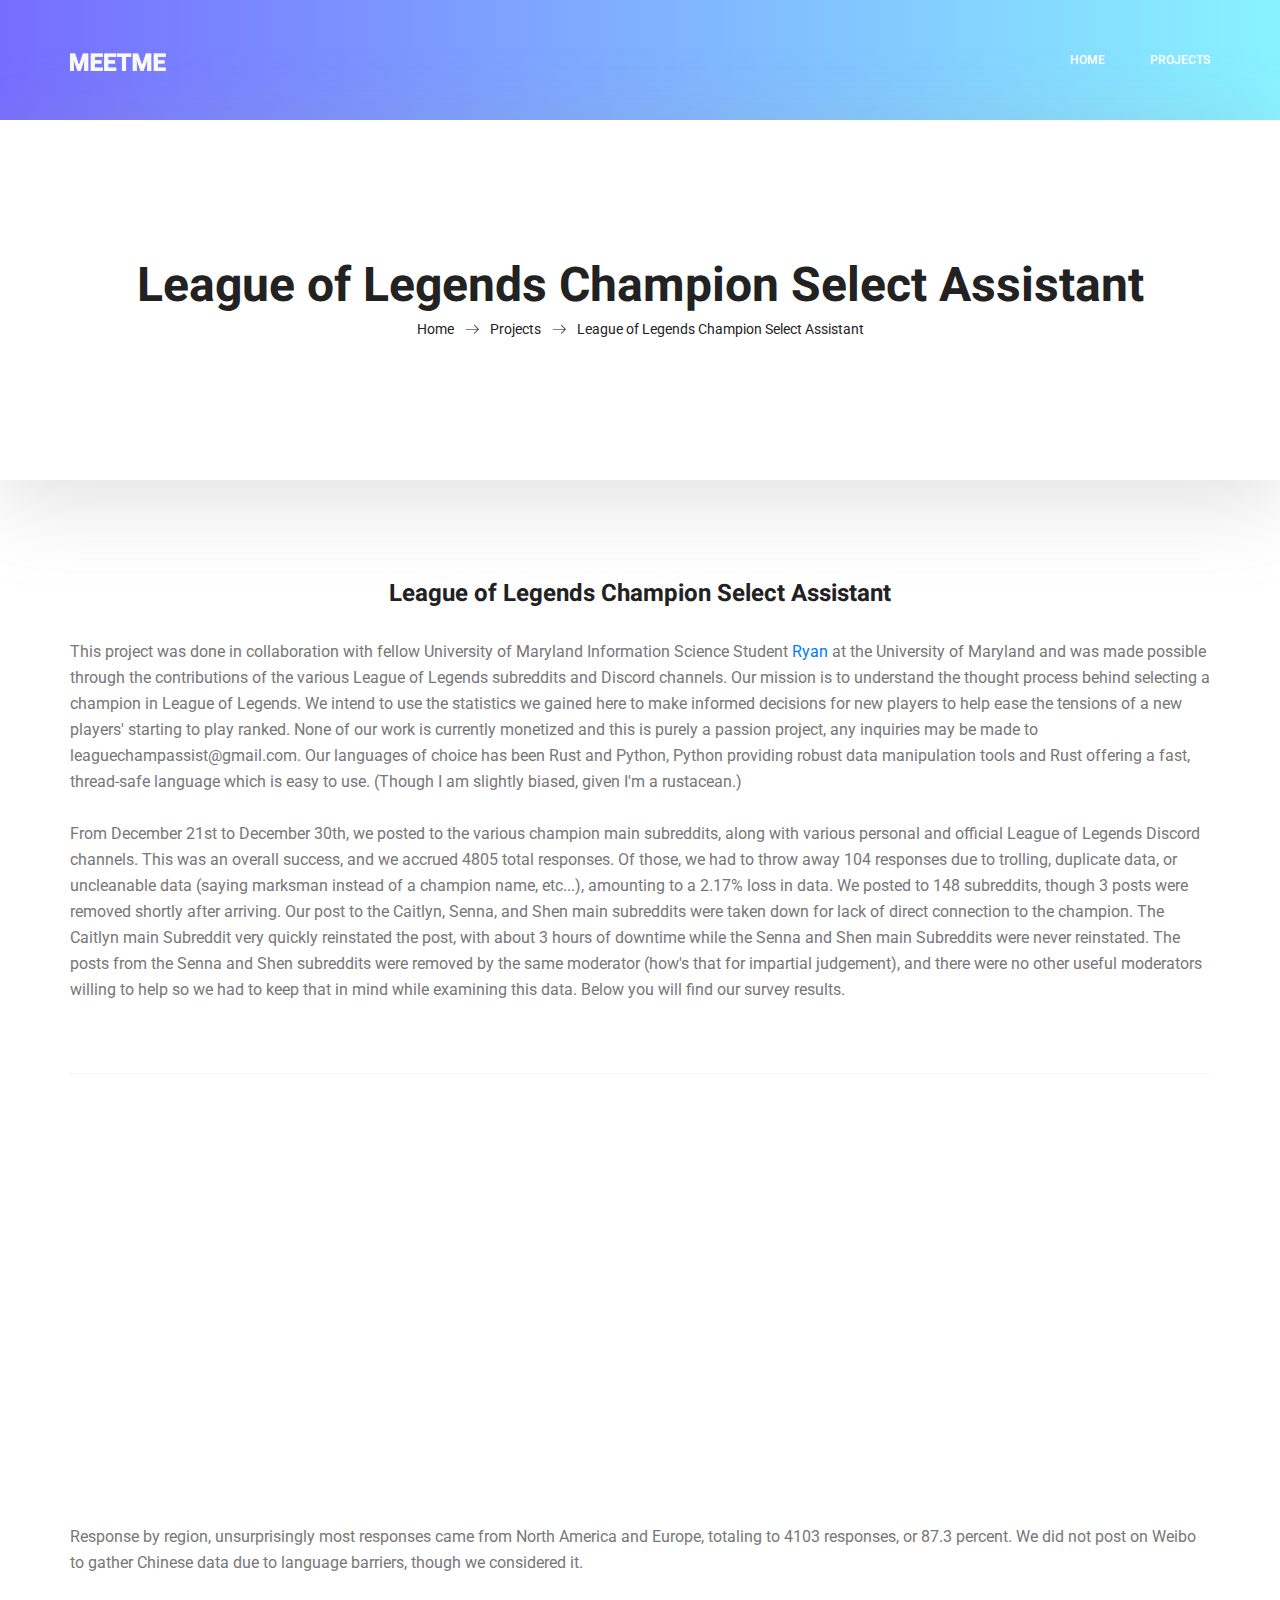
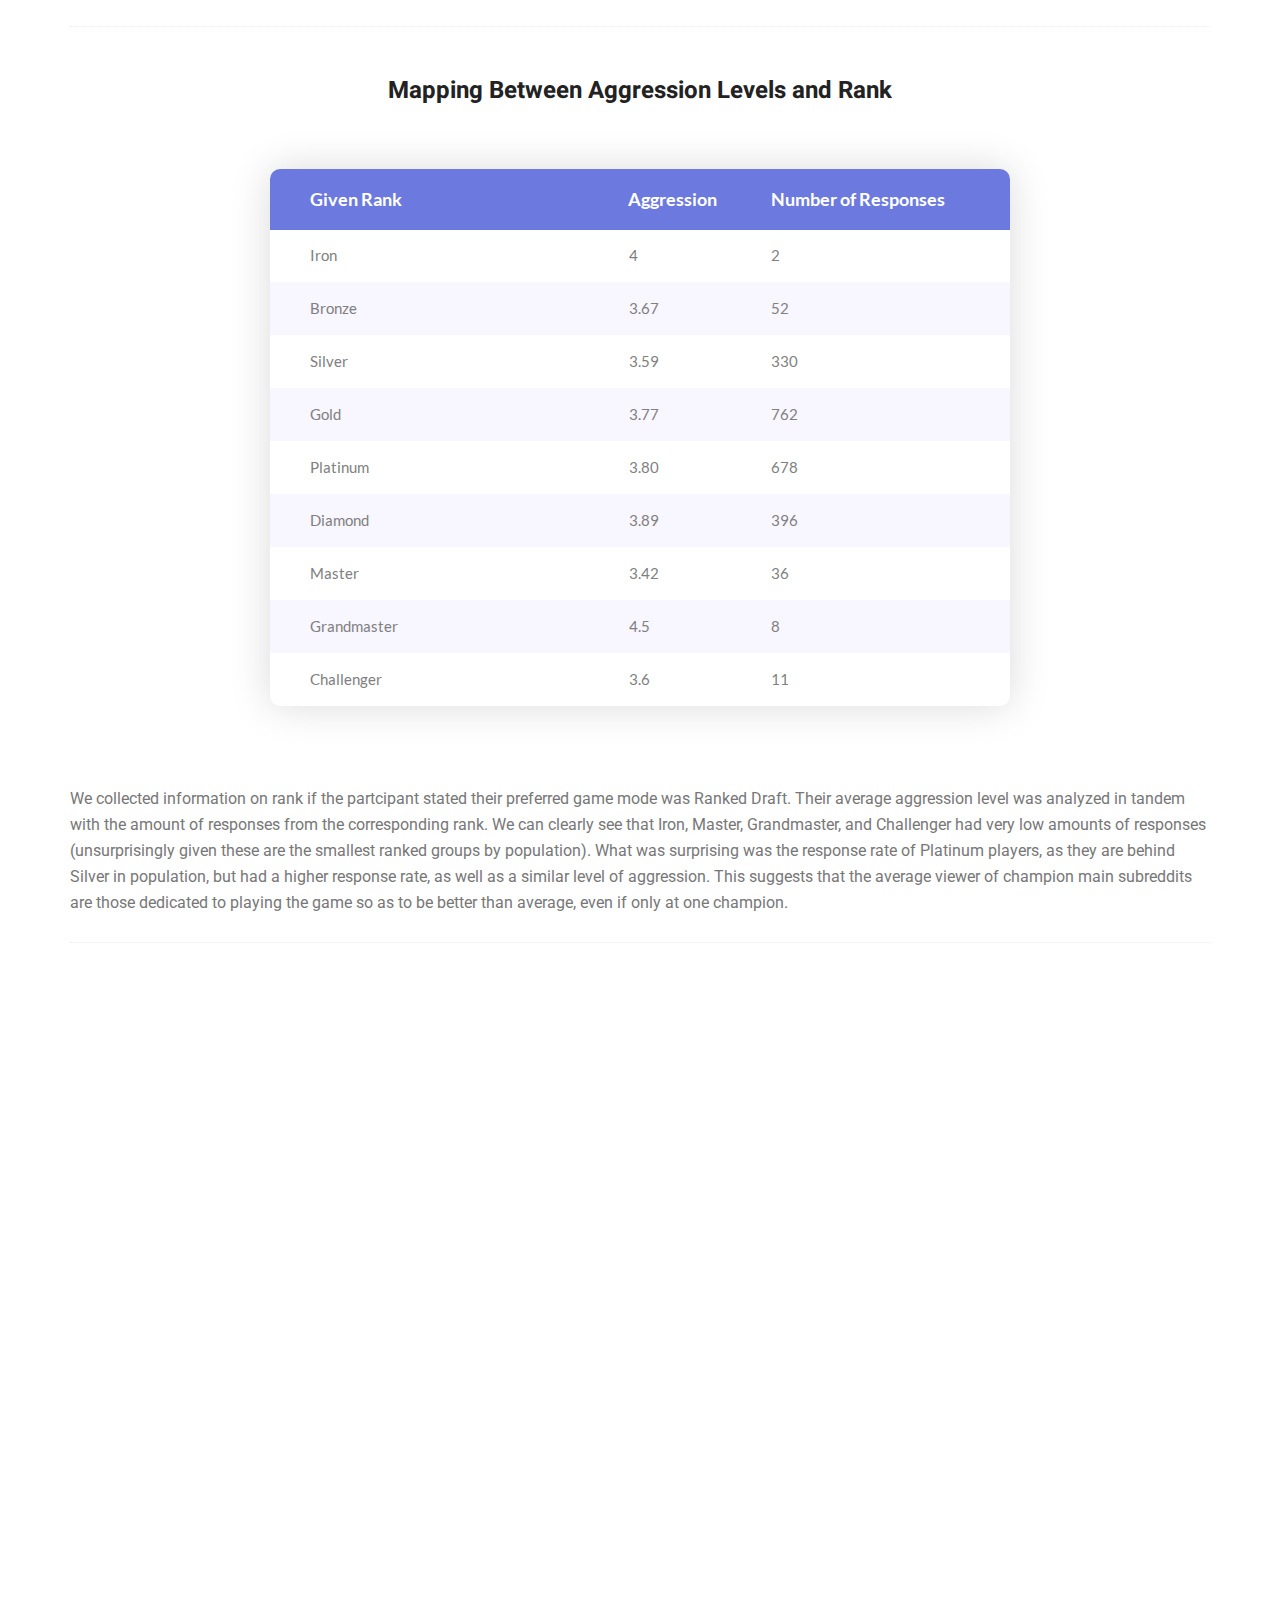
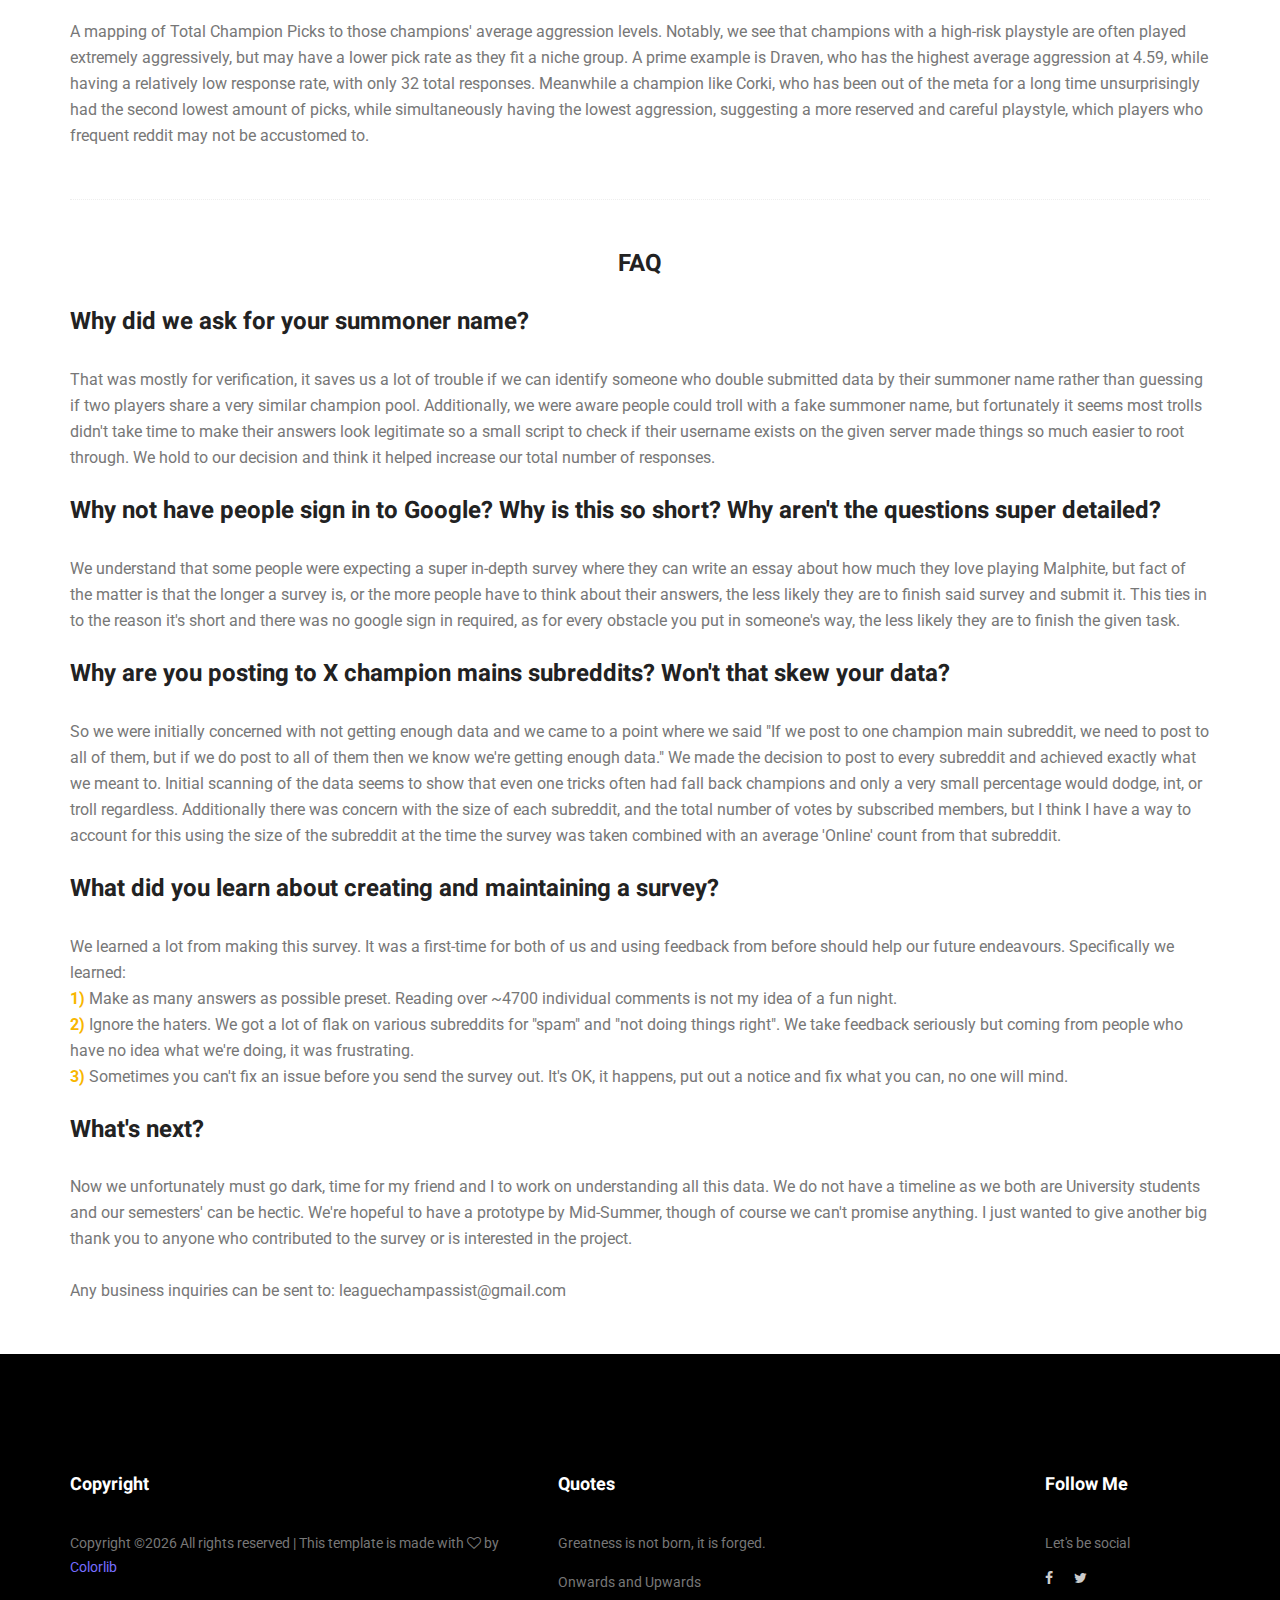
<file: survey-data.html>
<!doctype html>
<html lang="en">
    <head>
      <meta charset="utf-8">
      <meta name="viewport" content="width=device-width, initial-scale=1, shrink-to-fit=no">
      <link rel="icon" href="img/favicon.png" type="image/png">
      <title>Projects | League Champion Select Assistant</title>

  		<!-- amCharts javascript sources -->
  		<script type="text/javascript" src="https://www.amcharts.com/lib/3/amcharts.js"></script>
  		<script type="text/javascript" src="https://www.amcharts.com/lib/3/pie.js"></script>
      <script type="text/javascript" src="https://www.amcharts.com/lib/3/serial.js"></script>
      <script type="text/javascript" src="https://www.amcharts.com/lib/3/xy.js"></script>
  		<script type="text/javascript" src="https://www.amcharts.com/lib/3/themes/light.js"></script>

      <!--===============================================================================================-->
      	<link rel="stylesheet" type="text/css" href="vendor/bootstrap/css/bootstrap.min.css">
      <!--===============================================================================================-->
      	<link rel="stylesheet" type="text/css" href="fonts/font-awesome-4.7.0/css/font-awesome.min.css">
      <!--===============================================================================================-->
      	<link rel="stylesheet" type="text/css" href="vendor/animate/animate.css">
      <!--===============================================================================================-->
      	<link rel="stylesheet" type="text/css" href="vendor/select2/select2.min.css">
      <!--===============================================================================================-->
      	<link rel="stylesheet" type="text/css" href="vendor/perfect-scrollbar/perfect-scrollbar.css">
      <!--===============================================================================================-->
      	<link rel="stylesheet" type="text/css" href="css/util.css">
      	<link rel="stylesheet" type="text/css" href="css/main.css">
      <!--===============================================================================================-->

    <!-- Bootstrap CSS -->
    <link rel="stylesheet" href="css/bootstrap.css">
    <link rel="stylesheet" href="vendors/linericon/style.css">
    <link rel="stylesheet" href="css/font-awesome.min.css">
    <link rel="stylesheet" href="vendors/owl-carousel/owl.carousel.min.css">
    <link rel="stylesheet" href="vendors/lightbox/simpleLightbox.css">
    <link rel="stylesheet" href="vendors/nice-select/css/nice-select.css">
    <link rel="stylesheet" href="vendors/animate-css/animate.css">
    <link rel="stylesheet" href="vendors/popup/magnific-popup.css">
    <!-- main css -->
    <link rel="stylesheet" href="css/style.css">
    <link rel="stylesheet" href="css/responsive.css">

<script type="text/javascript">
	AmCharts.makeChart("region_chart",
		{
      "type": "pie",
      "marginTop": 40,
			"balloonText": "[[title]]<br><span style='font-size:14px'><b>[[value]]</b> ([[percents]]%)</span>",
			"startAngle": 18,
			"groupedAlpha": 0,
			"pullOutDuration": 0,
			"sequencedAnimation": false,
			"startDuration": 0,
			"titleField": "category",
			"valueField": "column-1",
			"theme": "light",
			"allLabels": [],
			"balloon": {},
			"legend": {
				"enabled": true,
				"align": "center",
				"markerType": "circle"
			},
			"titles": [
				{
					"id": "Regional Response",
					"size": 24,
					"text": "Survey Response by Region"
				}
			],
			"dataProvider": [
				{
					"category": "North America",
					"column-1": "2217"
				},
				{
					"category": "EU-West",
					"column-1": "1423"
				},
				{
					"category": "EU-Nordic-East",
					"column-1": "463"
				},
				{
					"category": "Oceania",
					"column-1": "163"
				},
				{
					"category": "Garena",
					"column-1": "125"
				},
				{
					"category": "Brazil",
					"column-1": "113"
				},
				{
					"category": "Latin America South",
					"column-1": "90"
				},
				{
					"category": "Latin America North",
					"column-1": "55"
				},
				{
					"category": "Turkey",
					"column-1": "26"
				},
				{
					"category": "Russia",
					"column-1": "13"
				},
				{
					"category": "Korea",
					"column-1": "7"
				},
				{
					"category": "China",
					"column-1": "4"
				},
				{
					"category": "Japan",
					"column-1": "2"
				}
			]
		}
	);
</script>

<script type="text/javascript">
  AmCharts.makeChart("aggro_chart",
    {
      "type": "pie",
      "balloonText": "[[title]]<br><span style='font-size:14px'><b>[[value]]</b> ([[percents]]%)</span>",
      "startAngle": 43.2,
      "groupPercent": -13,
      "maxLabelWidth": 198,
      "startDuration": 0,
      "titleField": "category",
      "valueField": "column-1",
      "theme": "light",
      "allLabels": [],
      "balloon": {},
      "legend": {
        "enabled": true,
        "align": "center",
        "markerType": "circle"
      },
      "titles": [
        {
          "id": "Title-1",
          "size": 24,
          "text": "Aggression Map"
        },
    		{
    			"id": "Title-2",
    			"size": 12,
    			"text": "Higher Indicates a More Aggressive Player"
    		}
      ],
      "dataProvider": [
        {
          "category": "One",
          "column-1": "57"
        },
        {
          "category": "Two",
          "column-1": "531"
        },
        {
          "category": "Three",
          "column-1": "1283"
        },
        {
          "category": "Four",
          "column-1": "1907"
        },
        {
          "category": "Five",
          "column-1": "923"
        }
      ]
    }
  );
</script>

    <!--      <script type="text/javascript">
			AmCharts.makeChart("champ_pick",
				{
					"type": "serial",
					"categoryField": "category",
					"columnWidth": 0.25,
					"theme": "light",
					"categoryAxis": {
						"gridPosition": "start"
					},
					"chartCursor": {
						"enabled": true
					},
					"chartScrollbar": {
						"enabled": true,
						"hideResizeGrips": false
					},
					"trendLines": [],
					"graphs": [
						{
							"fillAlphas": 1,
							"id": "AmGraph-1",
							"title": "graph 1",
							"type": "column",
							"valueField": "column-1"
						}
					],
					"guides": [],
					"valueAxes": [
						{
							"id": "ValueAxis-1",
							"title": "Total Picks"
						}
					],
					"allLabels": [],
					"balloon": {},
					"titles": [
						{
							"id": "Title-1",
							"size": 18,
							"text": "Total Picks as Primary Champions"
						}
					],
					"dataProvider": [
						{
							"category": "Aatrox",
							"column-1": "48"
						},
						{
							"category": "Ahri",
							"column-1": "64"
						},
						{
							"category": "Akali",
							"column-1": "62"
						},
						{
							"category": "Alistar",
							"column-1": "14"
						},
						{
							"category": "Amumu",
							"column-1": "14"
						},
						{
							"category": "Anivia",
							"column-1": "19"
						},
						{
							"category": "Annie",
							"column-1": "16"
						},
						{
							"category": "Aphelios",
							"column-1": "26"
						},
						{
							"category": "Ashe",
							"column-1": "19"
						},
						{
							"category": "Aurelion Sol",
							"column-1": "25"
						},
						{
							"category": "Azir",
							"column-1": "34"
						},
						{
							"category": "Bard",
							"column-1": "53"
						},
						{
							"category": "Blitzcrank",
							"column-1": "6"
						},
						{
							"category": "Brand",
							"column-1": "24"
						},
						{
							"category": "Braum",
							"column-1": "7"
						},
						{
							"category": "Caitlyn",
							"column-1": "63"
						},
						{
							"category": "Camille",
							"column-1": "53"
						},
						{
							"category": "Cassiopeia",
							"column-1": "17"
						},
						{
							"category": "Cho'Gath",
							"column-1": "18"
						},
						{
							"category": "Corki",
							"column-1": "5"
						},
						{
							"category": "Darius",
							"column-1": "82"
						},
						{
							"category": "Diana",
							"column-1": "38"
						},
						{
							"category": "Dr. Mundo",
							"column-1": "21"
						},
						{
							"category": "Draven",
							"column-1": "32"
						},
						{
							"category": "Ekko",
							"column-1": "43"
						},
						{
							"category": "Elise",
							"column-1": "15"
						},
						{
							"category": "Evelynn",
							"column-1": "34"
						},
						{
							"category": "Ezreal",
							"column-1": "34"
						},
						{
							"category": "Fiddlesticks",
							"column-1": "16"
						},
						{
							"category": "Fiora",
							"column-1": "41"
						},
						{
							"category": "Fizz",
							"column-1": "11"
						},
						{
							"category": "Galio",
							"column-1": "13"
						},
						{
							"category": "Gangplank",
							"column-1": "126"
						},
						{
							"category": "Garen",
							"column-1": "39"
						},
						{
							"category": "Gnar",
							"column-1": "21"
						},
						{
							"category": "Gragas",
							"column-1": "8"
						},
						{
							"category": "Graves",
							"column-1": "18"
						},
						{
							"category": "Hecarim",
							"column-1": "6"
						},
						{
							"category": "Heimerdinger",
							"column-1": "11"
						},
						{
							"category": "Illaoi",
							"column-1": "26"
						},
						{
							"category": "Irelia",
							"column-1": "48"
						},
						{
							"category": "Ivern",
							"column-1": "11"
						},
						{
							"category": "Janna",
							"column-1": "39"
						},
						{
							"category": "Jarvan IV",
							"column-1": "8"
						},
						{
							"category": "Jax",
							"column-1": "42"
						},
						{
							"category": "Jayce",
							"column-1": "14"
						},
						{
							"category": "Jhin",
							"column-1": "79"
						},
						{
							"category": "Jinx",
							"column-1": "29"
						},
						{
							"category": "Kai'Sa",
							"column-1": "123"
						},
						{
							"category": "Kalista",
							"column-1": "16"
						},
						{
							"category": "Karma",
							"column-1": "16"
						},
						{
							"category": "Karthus",
							"column-1": "13"
						},
						{
							"category": "Kassadin",
							"column-1": "41"
						},
						{
							"category": "Katarina",
							"column-1": "55"
						},
						{
							"category": "Kayle",
							"column-1": "33"
						},
						{
							"category": "Kayn",
							"column-1": "27"
						},
						{
							"category": "Kennen",
							"column-1": "17"
						},
						{
							"category": "Kha'Zix",
							"column-1": "31"
						},
						{
							"category": "Kindred",
							"column-1": "26"
						},
						{
							"category": "Kled",
							"column-1": "45"
						},
						{
							"category": "Kog'Maw",
							"column-1": "12"
						},
						{
							"category": "LeBlanc",
							"column-1": "21"
						},
						{
							"category": "Lee Sin",
							"column-1": "25"
						},
						{
							"category": "Leona",
							"column-1": "44"
						},
						{
							"category": "Lissandra",
							"column-1": "14"
						},
						{
							"category": "Lucian",
							"column-1": "37"
						},
						{
							"category": "Lulu",
							"column-1": "36"
						},
						{
							"category": "Lux",
							"column-1": "109"
						},
						{
							"category": "Malphite",
							"column-1": "6"
						},
						{
							"category": "Malzahar",
							"column-1": "43"
						},
						{
							"category": "Maokai",
							"column-1": "7"
						},
						{
							"category": "Master Yi",
							"column-1": "29"
						},
						{
							"category": "Miss Fortune",
							"column-1": "22"
						},
						{
							"category": "Mordekaiser",
							"column-1": "54"
						},
						{
							"category": "Morgana",
							"column-1": "31"
						},
						{
							"category": "Nami",
							"column-1": "57"
						},
						{
							"category": "Nasus",
							"column-1": "23"
						},
						{
							"category": "Nautilus",
							"column-1": "60"
						},
						{
							"category": "Neeko",
							"column-1": "28"
						},
						{
							"category": "Nidalee",
							"column-1": "20"
						},
						{
							"category": "Nocturne",
							"column-1": "11"
						},
						{
							"category": "Nunu & Willump",
							"column-1": "31"
						},
						{
							"category": "Olaf",
							"column-1": "18"
						},
						{
							"category": "Orianna",
							"column-1": "29"
						},
						{
							"category": "Ornn",
							"column-1": "36"
						},
						{
							"category": "Pantheon",
							"column-1": "23"
						},
						{
							"category": "Poppy",
							"column-1": "14"
						},
						{
							"category": "Pyke",
							"column-1": "43"
						},
						{
							"category": "Qiyana",
							"column-1": "24"
						},
						{
							"category": "Quinn",
							"column-1": "32"
						},
						{
							"category": "Rakan",
							"column-1": "60"
						},
						{
							"category": "Rammus",
							"column-1": "15"
						},
						{
							"category": "Rek'Sai",
							"column-1": "28"
						},
						{
							"category": "Renekton",
							"column-1": "30"
						},
						{
							"category": "Rengar",
							"column-1": "60"
						},
						{
							"category": "Riven",
							"column-1": "164"
						},
						{
							"category": "Rumble",
							"column-1": "10"
						},
						{
							"category": "Ryze",
							"column-1": "37"
						},
						{
							"category": "Sejuani",
							"column-1": "5"
						},
						{
							"category": "Senna",
							"column-1": "22"
						},
						{
							"category": "Shaco",
							"column-1": "113"
						},
						{
							"category": "Shen",
							"column-1": "22"
						},
						{
							"category": "Shyvana",
							"column-1": "21"
						},
						{
							"category": "Singed",
							"column-1": "36"
						},
						{
							"category": "Sion",
							"column-1": "21"
						},
						{
							"category": "Sivir",
							"column-1": "6"
						},
						{
							"category": "Skarner",
							"column-1": "4"
						},
						{
							"category": "Sona",
							"column-1": "53"
						},
						{
							"category": "Soraka",
							"column-1": "61"
						},
						{
							"category": "Swain",
							"column-1": "26"
						},
						{
							"category": "Sylas",
							"column-1": "11"
						},
						{
							"category": "Syndra",
							"column-1": "51"
						},
						{
							"category": "Tahm Kench",
							"column-1": "14"
						},
						{
							"category": "Taliyah",
							"column-1": "64"
						},
						{
							"category": "Talon",
							"column-1": "26"
						},
						{
							"category": "Taric",
							"column-1": "8"
						},
						{
							"category": "Teemo",
							"column-1": "25"
						},
						{
							"category": "Thresh",
							"column-1": "57"
						},
						{
							"category": "Tristana",
							"column-1": "20"
						},
						{
							"category": "Trundle",
							"column-1": "5"
						},
						{
							"category": "Tryndamere",
							"column-1": "51"
						},
						{
							"category": "Twisted Fate",
							"column-1": "16"
						},
						{
							"category": "Twitch",
							"column-1": "18"
						},
						{
							"category": "Udyr",
							"column-1": "22"
						},
						{
							"category": "Urgot",
							"column-1": "66"
						},
						{
							"category": "Varus",
							"column-1": "9"
						},
						{
							"category": "Vayne",
							"column-1": "29"
						},
						{
							"category": "Veigar",
							"column-1": "17"
						},
						{
							"category": "Vel'Koz",
							"column-1": "35"
						},
						{
							"category": "Vi",
							"column-1": "35"
						},
						{
							"category": "Viktor",
							"column-1": "24"
						},
						{
							"category": "Vladimir",
							"column-1": "54"
						},
						{
							"category": "Volibear",
							"column-1": "5"
						},
						{
							"category": "Warwick",
							"column-1": "44"
						},
						{
							"category": "Wukong",
							"column-1": "13"
						},
						{
							"category": "Xayah",
							"column-1": "46"
						},
						{
							"category": "Xerath",
							"column-1": "27"
						},
						{
							"category": "Xin Zhao",
							"column-1": "8"
						},
						{
							"category": "Yasuo",
							"column-1": "57"
						},
						{
							"category": "Yorick",
							"column-1": "36"
						},
						{
							"category": "Yuumi",
							"column-1": "11"
						},
						{
							"category": "Zac",
							"column-1": "25"
						},
						{
							"category": "Zed",
							"column-1": "31"
						},
						{
							"category": "Ziggs",
							"column-1": "6"
						},
						{
							"category": "Zilean",
							"column-1": "19"
						},
						{
							"category": "Zoe",
							"column-1": "33"
						},
						{
							"category": "Zyra",
							"column-1": "44"
						}
					]
				}
			);
		</script>-->

<script type="text/javascript">
  AmCharts.makeChart("rank_div",
    {
      "type": "serial",
      "categoryField": "category",
      "theme": "light",
      "categoryAxis": {
        "gridPosition": "start"
      },
      "trendLines": [],
      "graphs": [
        {
          "balloonText": "[[title]] of [[category]]:[[value]]",
          "fillAlphas": 1,
          "id": "AmGraph-1",
          "title": "Aggression",
          "type": "column",
          "valueField": "column-1"
        }
      ],
      "guides": [],
      "valueAxes": [
        {
          "maximum": 5,
          "minimum": 0,
          "id": "ValueAxis-1",
          "title": "Aggression Level, Out of 5"
        }
      ],
      "allLabels": [],
      "balloon": {},
      "legend": {
        "enabled": false,
        "useGraphSettings": true
      },
      "titles": [
        {
          "id": "Title-1",
          "size": 15,
          "text": "Average Aggression Per Rank Non Aggregated"
        }
      ],
      "dataProvider": [
        {
          "category": "Iron",
          "column-1": "4"
        },
        {
          "category": "Bronze",
          "column-1": "3.67"
        },
        {
          "category": "Silver",
          "column-1": "3.59"
        },
        {
          "category": "Gold",
          "column-1": "3.77"
        },
        {
          "category": "Platinum",
          "column-1": "3.8"
        },
        {
          "category": "Diamond",
          "column-1": "3.89"
        },
        {
          "category": "Master",
          "column-1": "3.42"
        },
        {
          "category": "Grandmaster",
          "column-1": "4.5"
        },
        {
          "category": "Challenger",
          "column-1": "3.6"
        }
      ]
    }
  );
</script>

<script type="text/javascript">
  AmCharts.makeChart("rank_combined",
    {
      "type": "serial",
      "categoryField": "category",
      "theme": "light",
      "categoryAxis": {
        "gridPosition": "start"
      },
      "trendLines": [],
      "graphs": [
        {
          "balloonText": "[[title]] of [[category]]:[[value]]",
          "fillAlphas": 1,
          "id": "AmGraph-1",
          "title": "Aggression",
          "type": "column",
          "valueField": "column-1"
        }
      ],
      "guides": [],
      "valueAxes": [
        {
          "maximum": 5,
          "minimum": 0,
          "id": "ValueAxis-1",
          "title": "Aggression Level, Out of 5"
        }
      ],
      "allLabels": [],
      "balloon": {},
      "legend": {
        "enabled": false,
        "useGraphSettings": true
      },
      "titles": [
        {
          "id": "Title-1",
          "size": 15,
          "text": "Average Aggression Per Rank Aggregated"
        }
      ],
      "dataProvider": [
        {
          "category": "Iron and Bronze",
          "column-1": "3.69"
        },
        {
          "category": "Silver",
          "column-1": "3.59"
        },
        {
          "category": "Gold",
          "column-1": "3.77"
        },
        {
          "category": "Platinum",
          "column-1": "3.8"
        },
        {
          "category": "Diamond",
          "column-1": "3.89"
        },
        {
          "category": "Master, GM, and Challenger",
          "column-1": "3.61"
        }
      ]
    }
  );
</script>

<!--<script type="text/javascript">
			AmCharts.makeChart("champ_aggression",
				{
					"type": "serial",
					"categoryField": "category",
					"theme": "light",
					"categoryAxis": {
						"gridPosition": "start"
					},
					"chartScrollbar": {
						"enabled": true
					},
					"trendLines": [],
					"graphs": [
						{
							"balloonText": "[[title]] of [[category]]:[[value]]",
							"columnWidth": 0.22,
							"fillAlphas": 1,
							"fillColors": "#9898D6",
							"id": "AmGraph-1",
							"title": "Aggression",
							"type": "column",
							"valueField": "column-1",
							"visibleInLegend": false
						}
					],
					"guides": [],
					"valueAxes": [
						{
							"id": "ValueAxis-1",
							"maximum": 5,
							"minimum": 0,
							"title": "Aggression Level out of 5"
						}
					],
					"allLabels": [],
					"balloon": {},
					"legend": {
						"enabled": true,
						"useGraphSettings": true
					},
					"titles": [
						{
							"id": "Title-1",
							"size": 15,
							"text": "Average Aggression Level Per Champion"
						}
					],
					"dataProvider": [
						{
							"category": "Aatrox",
							"column-1": "4.06"
						},
						{
							"category": "Ahri",
							"column-1": "3.31"
						},
						{
							"category": "Akali",
							"column-1": "3.95"
						},
						{
							"category": "Alistar",
							"column-1": "3.86"
						},
						{
							"category": "Amumu",
							"column-1": "2.79"
						},
						{
							"category": "Anivia",
							"column-1": "3.26"
						},
						{
							"category": "Annie",
							"column-1": "3.5"
						},
						{
							"category": "Aphelios",
							"column-1": "3.77"
						},
						{
							"category": "Ashe",
							"column-1": "3.21"
						},
						{
							"category": "Aurelion Sol",
							"column-1": "3.68"
						},
						{
							"category": "Azir",
							"column-1": "3.56"
						},
						{
							"category": "Bard",
							"column-1": "3.92"
						},
						{
							"category": "Blitzcrank",
							"column-1": "4"
						},
						{
							"category": "Brand",
							"column-1": "3.54"
						},
						{
							"category": "Braum",
							"column-1": "3.43"
						},
						{
							"category": "Caitlyn",
							"column-1": "3.49"
						},
						{
							"category": "Camille",
							"column-1": "3.94"
						},
						{
							"category": "Cassiopeia",
							"column-1": "3.41"
						},
						{
							"category": "Cho'Gath",
							"column-1": "3.61"
						},
						{
							"category": "Corki",
							"column-1": "2.6"
						},
						{
							"category": "Darius",
							"column-1": "3.95"
						},
						{
							"category": "Diana",
							"column-1": "3.55"
						},
						{
							"category": "Dr. Mundo",
							"column-1": "3.43"
						},
						{
							"category": "Draven",
							"column-1": "4.59"
						},
						{
							"category": "Ekko",
							"column-1": "3.65"
						},
						{
							"category": "Elise",
							"column-1": "4"
						},
						{
							"category": "Evelynn",
							"column-1": "3.65"
						},
						{
							"category": "Ezreal",
							"column-1": "3.38"
						},
						{
							"category": "Fiddlesticks",
							"column-1": "3.88"
						},
						{
							"category": "Fiora",
							"column-1": "3.76"
						},
						{
							"category": "Fizz",
							"column-1": "3.73"
						},
						{
							"category": "Galio",
							"column-1": "3.23"
						},
						{
							"category": "Gangplank",
							"column-1": "3.52"
						},
						{
							"category": "Garen",
							"column-1": "3.38"
						},
						{
							"category": "Gnar",
							"column-1": "3.52"
						},
						{
							"category": "Gragas",
							"column-1": "3.88"
						},
						{
							"category": "Graves",
							"column-1": "3.89"
						},
						{
							"category": "Hecarim",
							"column-1": "3.83"
						},
						{
							"category": "Heimerdinger",
							"column-1": "3.36"
						},
						{
							"category": "Illaoi",
							"column-1": "3.5"
						},
						{
							"category": "Irelia",
							"column-1": "3.85"
						},
						{
							"category": "Ivern",
							"column-1": "3.18"
						},
						{
							"category": "Janna",
							"column-1": "3.67"
						},
						{
							"category": "Jarvan IV",
							"column-1": "3.75"
						},
						{
							"category": "Jax",
							"column-1": "3.67"
						},
						{
							"category": "Jayce",
							"column-1": "3.64"
						},
						{
							"category": "Jhin",
							"column-1": "3.63"
						},
						{
							"category": "Jinx",
							"column-1": "3.38"
						},
						{
							"category": "Kai'Sa",
							"column-1": "3.41"
						},
						{
							"category": "Kalista",
							"column-1": "4.25"
						},
						{
							"category": "Karma",
							"column-1": "3.5"
						},
						{
							"category": "Karthus",
							"column-1": "3"
						},
						{
							"category": "Kassadin",
							"column-1": "3.63"
						},
						{
							"category": "Katarina",
							"column-1": "4.04"
						},
						{
							"category": "Kayle",
							"column-1": "3.12"
						},
						{
							"category": "Kayn",
							"column-1": "3.33"
						},
						{
							"category": "Kennen",
							"column-1": "3.18"
						},
						{
							"category": "Kha'Zix",
							"column-1": "3.97"
						},
						{
							"category": "Kindred",
							"column-1": "4.04"
						},
						{
							"category": "Kled",
							"column-1": "4.18"
						},
						{
							"category": "Kog'Maw",
							"column-1": "3.67"
						},
						{
							"category": "LeBlanc",
							"column-1": "3.9"
						},
						{
							"category": "Lee Sin",
							"column-1": "4.04"
						},
						{
							"category": "Leona",
							"column-1": "4.05"
						},
						{
							"category": "Lissandra",
							"column-1": "3"
						},
						{
							"category": "Lucian",
							"column-1": "3.86"
						},
						{
							"category": "Lulu",
							"column-1": "3.53"
						},
						{
							"category": "Lux",
							"column-1": "3.4"
						},
						{
							"category": "Malphite",
							"column-1": "3.5"
						},
						{
							"category": "Malzahar",
							"column-1": "2.72"
						},
						{
							"category": "Maokai",
							"column-1": "3"
						},
						{
							"category": "Master Yi",
							"column-1": "3.93"
						},
						{
							"category": "Miss Fortune",
							"column-1": "3.59"
						},
						{
							"category": "Mordekaiser",
							"column-1": "3.63"
						},
						{
							"category": "Morgana",
							"column-1": "3.45"
						},
						{
							"category": "Nami",
							"column-1": "3.37"
						},
						{
							"category": "Nasus",
							"column-1": "2.96"
						},
						{
							"category": "Nautilus",
							"column-1": "4"
						},
						{
							"category": "Neeko",
							"column-1": "3.82"
						},
						{
							"category": "Nidalee",
							"column-1": "4.1"
						},
						{
							"category": "Nocturne",
							"column-1": "3.55"
						},
						{
							"category": "Nunu & Willump",
							"column-1": "3.58"
						},
						{
							"category": "Olaf",
							"column-1": "4.06"
						},
						{
							"category": "Orianna",
							"column-1": "2.97"
						},
						{
							"category": "Ornn",
							"column-1": "3.08"
						},
						{
							"category": "Pantheon",
							"column-1": "4.04"
						},
						{
							"category": "Poppy",
							"column-1": "3.36"
						},
						{
							"category": "Pyke",
							"column-1": "4.05"
						},
						{
							"category": "Qiyana",
							"column-1": "3.92"
						},
						{
							"category": "Quinn",
							"column-1": "3.94"
						},
						{
							"category": "Rakan",
							"column-1": "3.68"
						},
						{
							"category": "Rammus",
							"column-1": "3.67"
						},
						{
							"category": "Rek'Sai",
							"column-1": "4.07"
						},
						{
							"category": "Renekton",
							"column-1": "4.1"
						},
						{
							"category": "Rengar",
							"column-1": "4.28"
						},
						{
							"category": "Riven",
							"column-1": "3.96"
						},
						{
							"category": "Rumble",
							"column-1": "3.9"
						},
						{
							"category": "Ryze",
							"column-1": "3.11"
						},
						{
							"category": "Sejuani",
							"column-1": "3"
						},
						{
							"category": "Senna",
							"column-1": "3.14"
						},
						{
							"category": "Shaco",
							"column-1": "3.86"
						},
						{
							"category": "Shen",
							"column-1": "2.95"
						},
						{
							"category": "Shyvana",
							"column-1": "3.33"
						},
						{
							"category": "Singed",
							"column-1": "3.89"
						},
						{
							"category": "Sion",
							"column-1": "3.57"
						},
						{
							"category": "Sivir",
							"column-1": "3.83"
						},
						{
							"category": "Skarner",
							"column-1": "3.5"
						},
						{
							"category": "Sona",
							"column-1": "3.42"
						},
						{
							"category": "Soraka",
							"column-1": "3.48"
						},
						{
							"category": "Swain",
							"column-1": "3.42"
						},
						{
							"category": "Sylas",
							"column-1": "3.91"
						},
						{
							"category": "Syndra",
							"column-1": "3.53"
						},
						{
							"category": "Tahm Kench",
							"column-1": "3.79"
						},
						{
							"category": "Taliyah",
							"column-1": "3.62"
						},
						{
							"category": "Talon",
							"column-1": "4.08"
						},
						{
							"category": "Taric",
							"column-1": "3.38"
						},
						{
							"category": "Teemo",
							"column-1": "3.72"
						},
						{
							"category": "Thresh",
							"column-1": "3.77"
						},
						{
							"category": "Tristana",
							"column-1": "4.05"
						},
						{
							"category": "Trundle",
							"column-1": "3.4"
						},
						{
							"category": "Tryndamere",
							"column-1": "3.88"
						},
						{
							"category": "Twisted Fate",
							"column-1": "2.75"
						},
						{
							"category": "Twitch",
							"column-1": "4"
						},
						{
							"category": "Udyr",
							"column-1": "3.95"
						},
						{
							"category": "Urgot",
							"column-1": "3.58"
						},
						{
							"category": "Varus",
							"column-1": "3.89"
						},
						{
							"category": "Vayne",
							"column-1": "3.55"
						},
						{
							"category": "Veigar",
							"column-1": "3.12"
						},
						{
							"category": "Vel'Koz",
							"column-1": "3.63"
						},
						{
							"category": "Vi",
							"column-1": "3.77"
						},
						{
							"category": "Viktor",
							"column-1": "3.25"
						},
						{
							"category": "Vladimir",
							"column-1": "3.59"
						},
						{
							"category": "Volibear",
							"column-1": "4.2"
						},
						{
							"category": "Warwick",
							"column-1": "3.8"
						},
						{
							"category": "Wukong",
							"column-1": "4"
						},
						{
							"category": "Xayah",
							"column-1": "3.3"
						},
						{
							"category": "Xerath",
							"column-1": "3.56"
						},
						{
							"category": "Xin Zhao",
							"column-1": "3.88"
						},
						{
							"category": "Yasuo",
							"column-1": "4.14"
						},
						{
							"category": "Yorick",
							"column-1": "3.33"
						},
						{
							"category": "Yuumi",
							"column-1": "2.82"
						},
						{
							"category": "Zac",
							"column-1": "3.6"
						},
						{
							"category": "Zed",
							"column-1": "3.55"
						},
						{
							"category": "Ziggs",
							"column-1": "3.33"
						},
						{
							"category": "Zilean",
							"column-1": "3.32"
						},
						{
							"category": "Zoe",
							"column-1": "3.82"
						},
						{
							"category": "Zyra",
							"column-1": "3.75"
						}
					]
				}
			);
		</script>-->

<script type="text/javascript">
	AmCharts.makeChart("agg_to_pick_primary",
		{
			"type": "xy",
			"theme": "light",
			"chartCursor": {
				"enabled": false,
				"animationDuration": 0,
				"balloonPointerOrientation": " vertical",
				"categoryBalloonEnabled": false,
				"leaveAfterTouch": false,
				"limitToGraph": "AmGraph-1"
			},
			"chartScrollbar": {
				"enabled": true
			},
			"trendLines": [],
			"graphs": [
				{
					"balloonText": "Aggression:<b>[[x]]</b> Picks:<b>[[y]]</b><br>Champion:<b>[[value]]</b>",
					"bullet": "round",
					"bulletColor": "#888888",
					"bulletHitAreaSize": 0,
          "bulletSize": 10,
					"id": "AmGraph-1",
					"lineAlpha": 0,
					"lineColor": "#b0de09",
					"valueField": "value",
					"xField": "Aggression",
					"yField": "Picks"
				}
			],
			"guides": [],
			"valueAxes": [
				{
					"id": "ValueAxis-1",
					"axisAlpha": 0,
          "titleFontSize": 20,
					"title": "Picks"
				},
				{
					"id": "ValueAxis-2",
					"position": "bottom",
          "size": 16,
          "titleFontSize": 20,
					"axisAlpha": 0,
					"title": "Aggression"
				}
			],
			"allLabels": [],
			"balloon": {},
			"titles": [
				{
					"id": "Title-1",
          "size": 24,
					"text": "Champion Aggression Mapped to Pick Count as Primary"
				}
			],
			"dataProvider": [
				{
					"value": "Aatrox",
					"Picks": "48",
					"Aggression": "4.06"
				},
				{
					"value": "Ahri",
					"Picks": "64",
					"Aggression": "3.31"
				},
				{
					"value": "Akali",
					"Picks": "62",
					"Aggression": "3.95"
				},
				{
					"value": "Alistar",
					"Picks": "14",
					"Aggression": "3.86"
				},
				{
					"value": "Amumu",
					"Picks": "14",
					"Aggression": "2.79"
				},
				{
					"value": "Anivia",
					"Picks": "19",
					"Aggression": "3.26"
				},
				{
					"value": "Annie",
					"Picks": "16",
					"Aggression": "3.5"
				},
				{
					"value": "Aphelios",
					"Picks": "26",
					"Aggression": "3.77"
				},
				{
					"value": "Ashe",
					"Picks": "19",
					"Aggression": "3.21"
				},
				{
					"value": "Aurelion Sol",
					"Picks": "25",
					"Aggression": "3.68"
				},
				{
					"value": "Azir",
					"Picks": "34",
					"Aggression": "3.56"
				},
				{
					"value": "Bard",
					"Picks": "53",
					"Aggression": "3.92"
				},
				{
					"value": "Blitzcrank",
					"Picks": "6",
					"Aggression": "4"
				},
				{
					"value": "Brand",
					"Picks": "24",
					"Aggression": "3.54"
				},
				{
					"value": "Braum",
					"Picks": "7",
					"Aggression": "3.43"
				},
				{
					"value": "Caitlyn",
					"Picks": "63",
					"Aggression": "3.49"
				},
				{
					"value": "Camille",
					"Picks": "53",
					"Aggression": "3.94"
				},
				{
					"value": "Cassiopeia",
					"Picks": "17",
					"Aggression": "3.41"
				},
				{
					"value": "Cho'Gath",
					"Picks": "18",
					"Aggression": "3.61"
				},
				{
					"value": "Corki",
					"Picks": "5",
					"Aggression": "2.6"
				},
				{
					"value": "Darius",
					"Picks": "82",
					"Aggression": "3.95"
				},
				{
					"value": "Diana",
					"Picks": "38",
					"Aggression": "3.55"
				},
				{
					"value": "Dr. Mundo",
					"Picks": "21",
					"Aggression": "3.43"
				},
				{
					"value": "Draven",
					"Picks": "32",
					"Aggression": "4.59"
				},
				{
					"value": "Ekko",
					"Picks": "43",
					"Aggression": "3.65"
				},
				{
					"value": "Elise",
					"Picks": "15",
					"Aggression": "4"
				},
				{
					"value": "Evelynn",
					"Picks": "34",
					"Aggression": "3.65"
				},
				{
					"value": "Ezreal",
					"Picks": "34",
					"Aggression": "3.38"
				},
				{
					"value": "Fiddlesticks",
					"Picks": "16",
					"Aggression": "3.88"
				},
				{
					"value": "Fiora",
					"Picks": "41",
					"Aggression": "3.76"
				},
				{
					"value": "Fizz",
					"Picks": "11",
					"Aggression": "3.73"
				},
				{
					"value": "Galio",
					"Picks": "13",
					"Aggression": "3.23"
				},
				{
					"value": "Gangplank",
					"Picks": "126",
					"Aggression": "3.52"
				},
				{
					"value": "Garen",
					"Picks": "39",
					"Aggression": "3.38"
				},
				{
					"value": "Gnar",
					"Picks": "21",
					"Aggression": "3.52"
				},
				{
					"value": "Gragas",
					"Picks": "8",
					"Aggression": "3.88"
				},
				{
					"value": "Graves",
					"Picks": "18",
					"Aggression": "3.89"
				},
				{
					"value": "Hecarim",
					"Picks": "6",
					"Aggression": "3.83"
				},
				{
					"value": "Heimerdinger",
					"Picks": "11",
					"Aggression": "3.36"
				},
				{
					"value": "Illaoi",
					"Picks": "26",
					"Aggression": "3.5"
				},
				{
					"value": "Irelia",
					"Picks": "48",
					"Aggression": "3.85"
				},
				{
					"value": "Ivern",
					"Picks": "11",
					"Aggression": "3.18"
				},
				{
					"value": "Janna",
					"Picks": "39",
					"Aggression": "3.67"
				},
				{
					"value": "Jarvan IV",
					"Picks": "8",
					"Aggression": "3.75"
				},
				{
					"value": "Jax",
					"Picks": "42",
					"Aggression": "3.67"
				},
				{
					"value": "Jayce",
					"Picks": "14",
					"Aggression": "3.64"
				},
				{
					"value": "Jhin",
					"Picks": "79",
					"Aggression": "3.63"
				},
				{
					"value": "Jinx",
					"Picks": "29",
					"Aggression": "3.38"
				},
				{
					"value": "Kai'Sa",
					"Picks": "123",
					"Aggression": "3.41"
				},
				{
					"value": "Kalista",
					"Picks": "16",
					"Aggression": "4.25"
				},
				{
					"value": "Karma",
					"Picks": "16",
					"Aggression": "3.5"
				},
				{
					"value": "Karthus",
					"Picks": "13",
					"Aggression": "3"
				},
				{
					"value": "Kassadin",
					"Picks": "41",
					"Aggression": "3.63"
				},
				{
					"value": "Katarina",
					"Picks": "55",
					"Aggression": "4.04"
				},
				{
					"value": "Kayle",
					"Picks": "33",
					"Aggression": "3.12"
				},
				{
					"value": "Kayn",
					"Picks": "27",
					"Aggression": "3.33"
				},
				{
					"value": "Kennen",
					"Picks": "17",
					"Aggression": "3.18"
				},
				{
					"value": "Kha'Zix",
					"Picks": "31",
					"Aggression": "3.97"
				},
				{
					"value": "Kindred",
					"Picks": "26",
					"Aggression": "4.04"
				},
				{
					"value": "Kled",
					"Picks": "45",
					"Aggression": "4.18"
				},
				{
					"value": "Kog'Maw",
					"Picks": "12",
					"Aggression": "3.67"
				},
				{
					"value": "LeBlanc",
					"Picks": "21",
					"Aggression": "3.9"
				},
				{
					"value": "Lee Sin",
					"Picks": "25",
					"Aggression": "4.04"
				},
				{
					"value": "Leona",
					"Picks": "44",
					"Aggression": "4.05"
				},
				{
					"value": "Lissandra",
					"Picks": "14",
					"Aggression": "3"
				},
				{
					"value": "Lucian",
					"Picks": "37",
					"Aggression": "3.86"
				},
				{
					"value": "Lulu",
					"Picks": "36",
					"Aggression": "3.53"
				},
				{
					"value": "Lux",
					"Picks": "109",
					"Aggression": "3.4"
				},
				{
					"value": "Malphite",
					"Picks": "6",
					"Aggression": "3.5"
				},
				{
					"value": "Malzahar",
					"Picks": "43",
					"Aggression": "2.72"
				},
				{
					"value": "Maokai",
					"Picks": "7",
					"Aggression": "3"
				},
				{
					"value": "Master Yi",
					"Picks": "29",
					"Aggression": "3.93"
				},
				{
					"value": "Miss Fortune",
					"Picks": "22",
					"Aggression": "3.59"
				},
				{
					"value": "Mordekaiser",
					"Picks": "54",
					"Aggression": "3.63"
				},
				{
					"value": "Morgana",
					"Picks": "31",
					"Aggression": "3.45"
				},
				{
					"value": "Nami",
					"Picks": "57",
					"Aggression": "3.37"
				},
				{
					"value": "Nasus",
					"Picks": "23",
					"Aggression": "2.96"
				},
				{
					"value": "Nautilus",
					"Picks": "60",
					"Aggression": "4"
				},
				{
					"value": "Neeko",
					"Picks": "28",
					"Aggression": "3.82"
				},
				{
					"value": "Nidalee",
					"Picks": "20",
					"Aggression": "4.1"
				},
				{
					"value": "Nocturne",
					"Picks": "11",
					"Aggression": "3.55"
				},
				{
					"value": "Nunu & Willump",
					"Picks": "31",
					"Aggression": "3.58"
				},
				{
					"value": "Olaf",
					"Picks": "18",
					"Aggression": "4.06"
				},
				{
					"value": "Orianna",
					"Picks": "29",
					"Aggression": "2.97"
				},
				{
					"value": "Ornn",
					"Picks": "36",
					"Aggression": "3.08"
				},
				{
					"value": "Pantheon",
					"Picks": "23",
					"Aggression": "4.04"
				},
				{
					"value": "Poppy",
					"Picks": "14",
					"Aggression": "3.36"
				},
				{
					"value": "Pyke",
					"Picks": "43",
					"Aggression": "4.05"
				},
				{
					"value": "Qiyana",
					"Picks": "24",
					"Aggression": "3.92"
				},
				{
					"value": "Quinn",
					"Picks": "32",
					"Aggression": "3.94"
				},
				{
					"value": "Rakan",
					"Picks": "60",
					"Aggression": "3.68"
				},
				{
					"value": "Rammus",
					"Picks": "15",
					"Aggression": "3.67"
				},
				{
					"value": "Rek'Sai",
					"Picks": "28",
					"Aggression": "4.07"
				},
				{
					"value": "Renekton",
					"Picks": "30",
					"Aggression": "4.1"
				},
				{
					"value": "Rengar",
					"Picks": "60",
					"Aggression": "4.28"
				},
				{
					"value": "Riven",
					"Picks": "164",
					"Aggression": "3.96"
				},
				{
					"value": "Rumble",
					"Picks": "10",
					"Aggression": "3.9"
				},
				{
					"value": "Ryze",
					"Picks": "37",
					"Aggression": "3.11"
				},
				{
					"value": "Sejuani",
					"Picks": "5",
					"Aggression": "3"
				},
				{
					"value": "Senna",
					"Picks": "22",
					"Aggression": "3.14"
				},
				{
					"value": "Shaco",
					"Picks": "113",
					"Aggression": "3.86"
				},
				{
					"value": "Shen",
					"Picks": "22",
					"Aggression": "2.95"
				},
				{
					"value": "Shyvana",
					"Picks": "21",
					"Aggression": "3.33"
				},
				{
					"value": "Singed",
					"Picks": "36",
					"Aggression": "3.89"
				},
				{
					"value": "Sion",
					"Picks": "21",
					"Aggression": "3.57"
				},
				{
					"value": "Sivir",
					"Picks": "6",
					"Aggression": "3.83"
				},
				{
					"value": "Skarner",
					"Picks": "4",
					"Aggression": "3.5"
				},
				{
					"value": "Sona",
					"Picks": "53",
					"Aggression": "3.42"
				},
				{
					"value": "Soraka",
					"Picks": "61",
					"Aggression": "3.48"
				},
				{
					"value": "Swain",
					"Picks": "26",
					"Aggression": "3.42"
				},
				{
					"value": "Sylas",
					"Picks": "11",
					"Aggression": "3.91"
				},
				{
					"value": "Syndra",
					"Picks": "51",
					"Aggression": "3.53"
				},
				{
					"value": "Tahm Kench",
					"Picks": "14",
					"Aggression": "3.79"
				},
				{
					"value": "Taliyah",
					"Picks": "64",
					"Aggression": "3.62"
				},
				{
					"value": "Talon",
					"Picks": "26",
					"Aggression": "4.08"
				},
				{
					"value": "Taric",
					"Picks": "8",
					"Aggression": "3.38"
				},
				{
					"value": "Teemo",
					"Picks": "25",
					"Aggression": "3.72"
				},
				{
					"value": "Thresh",
					"Picks": "57",
					"Aggression": "3.77"
				},
				{
					"value": "Tristana",
					"Picks": "20",
					"Aggression": "4.05"
				},
				{
					"value": "Trundle",
					"Picks": "5",
					"Aggression": "3.4"
				},
				{
					"value": "Tryndamere",
					"Picks": "51",
					"Aggression": "3.88"
				},
				{
					"value": "Twisted Fate",
					"Picks": "16",
					"Aggression": "2.75"
				},
				{
					"value": "Twitch",
					"Picks": "18",
					"Aggression": "4"
				},
				{
					"value": "Udyr",
					"Picks": "22",
					"Aggression": "3.95"
				},
				{
					"value": "Urgot",
					"Picks": "66",
					"Aggression": "3.58"
				},
				{
					"value": "Varus",
					"Picks": "9",
					"Aggression": "3.89"
				},
				{
					"value": "Vayne",
					"Picks": "29",
					"Aggression": "3.55"
				},
				{
					"value": "Veigar",
					"Picks": "17",
					"Aggression": "3.12"
				},
				{
					"value": "Vel'Koz",
					"Picks": "35",
					"Aggression": "3.63"
				},
				{
					"value": "Vi",
					"Picks": "35",
					"Aggression": "3.77"
				},
				{
					"value": "Viktor",
					"Picks": "24",
					"Aggression": "3.25"
				},
				{
					"value": "Vladimir",
					"Picks": "54",
					"Aggression": "3.59"
				},
				{
					"value": "Volibear",
					"Picks": "5",
					"Aggression": "4.2"
				},
				{
					"value": "Warwick",
					"Picks": "44",
					"Aggression": "3.8"
				},
				{
					"value": "Wukong",
					"Picks": "13",
					"Aggression": "4"
				},
				{
					"value": "Xayah",
					"Picks": "46",
					"Aggression": "3.3"
				},
				{
					"value": "Xerath",
					"Picks": "27",
					"Aggression": "3.56"
				},
				{
					"value": "Xin Zhao",
					"Picks": "8",
					"Aggression": "3.88"
				},
				{
					"value": "Yasuo",
					"Picks": "57",
					"Aggression": "4.14"
				},
				{
					"value": "Yorick",
					"Picks": "36",
					"Aggression": "3.33"
				},
				{
					"value": "Yuumi",
					"Picks": "11",
					"Aggression": "2.82"
				},
				{
					"value": "Zac",
					"Picks": "25",
					"Aggression": "3.6"
				},
				{
					"value": "Zed",
					"Picks": "31",
					"Aggression": "3.55"
				},
				{
					"value": "Ziggs",
					"Picks": "6",
					"Aggression": "3.33"
				},
				{
					"value": "Zilean",
					"Picks": "19",
					"Aggression": "3.32"
				},
				{
					"value": "Zoe",
					"Picks": "33",
					"Aggression": "3.82"
				},
				{
					"value": "Zyra",
					"Picks": "44",
					"Aggression": "3.75"
				}
			]
		}
	);
</script>


    </head>
    <body>

        <!--================Header Menu Area =================-->
        <header class="header_area">
            <div class="main_menu">
            	<nav class="navbar navbar-expand-lg navbar-light">
					<div class="container box_1620">
						<!-- Brand and toggle get grouped for better mobile display -->
						<a class="navbar-brand logo_h" href="index.html"><img src="img/logo.png" alt=""></a>
						<button class="navbar-toggler" type="button" data-toggle="collapse" data-target="#navbarSupportedContent" aria-controls="navbarSupportedContent" aria-expanded="false" aria-label="Toggle navigation">
							<span class="icon-bar"></span>
							<span class="icon-bar"></span>
							<span class="icon-bar"></span>
						</button>
						<!-- Collect the nav links, forms, and other content for toggling -->
						<div class="collapse navbar-collapse offset" id="navbarSupportedContent">
							<ul class="nav navbar-nav menu_nav ml-auto">
								<li class="nav-item active"><a class="nav-link" href="index.html">Home</a></li>
								<!--<li class="nav-item"><a class="nav-link" href="about-us.html">About</a></li>
								<li class="nav-item"><a class="nav-link" href="services.html">Services</a></li>-->
								<li class="nav-item submenu dropdown">
									<a href="#" class="nav-link dropdown-toggle" data-toggle="dropdown" role="button" aria-haspopup="true" aria-expanded="false">Projects</a>
									<ul class="dropdown-menu">
                    <li class="nav-item"><a class="nav-link" href="project.html-data.html">Overview</a></li>
										<li class="nav-item"><a class="nav-link" href="survey-data.html">League Assistant</a></li>
                    <li class="nav-item"><a class="nav-link" href="gameguesser.html">LoL Game Outcome Predictor</a></li>
                    <li class="nav-item"><a class="nav-link" href="projects.html">Color-Based MoCap</a></li>
                    <li class="nav-item"><a class="nav-link" href="projects.html">Tournament Sim</a></li>
									</ul>
								</li>
								<!--<li class="nav-item submenu dropdown">
									<a href="#" class="nav-link dropdown-toggle" data-toggle="dropdown" role="button" aria-haspopup="true" aria-expanded="false">Blog</a>
									<ul class="dropdown-menu">
										<li class="nav-item"><a class="nav-link" href="blog.html">Blog</a></li>
										<li class="nav-item"><a class="nav-link" href="single-blog.html">Blog Details</a></li>
									</ul>
								</li>
								<li class="nav-item"><a class="nav-link" href="contact.html">Contact</a></li>-->
							</ul>
						</div>
					</div>
            	</nav>
            </div>
        </header>
        <!--================Header Menu Area =================-->

        <!--================Home Banner Area =================-->
        <section class="banner_area">
            <div class="box_1620">
				<div class="banner_inner d-flex align-items-center">
					<div class="container">
						<div class="banner_content text-center">
							<h2>League of Legends Champion Select Assistant</h2>
							<div class="page_link">
								<a href="index.html">Home</a>
								<a href="elements.html">Projects</a>
								<a href="elements.html">League of Legends Champion Select Assistant</a>
							</div>
						</div>
					</div>
				</div>
            </div>
        </section>
        <!--================End Home Banner Area =================-->


        <!-- Start Sample Area -->
			<section class="sample-text-area">
				<div class="container">
  					<h3 class="text-heading title_color">League of Legends Champion Select Assistant</h3>
  					<p class="sample-text">
				      This project was done in collaboration with fellow University of Maryland Information Science Student <a href="">Ryan</a> at the University of Maryland and was made possible through the contributions of the various League of Legends subreddits and Discord channels. Our mission is to understand the thought process behind selecting a champion in League of Legends. We intend to use the statistics we gained here to make informed decisions for new players to help ease the tensions of a new players' starting to play ranked. None of our work is currently monetized and this is purely a passion project, any inquiries may be made to leaguechampassist@gmail.com. Our languages of choice has been Rust and Python, Python providing robust data manipulation tools and Rust offering a fast, thread-safe language which is easy to use. (Though I am slightly biased, given I'm a rustacean.)</br></br>
  					</p>
            <p class="sample-text">
              From December 21st to December 30th, we posted to the various champion main subreddits, along with various personal and official League of Legends Discord channels. This was an overall success, and we accrued 4805 total responses. Of those, we had to throw away 104 responses due to trolling, duplicate data, or uncleanable data (saying marksman instead of a champion name, etc...), amounting to a 2.17% loss in data. We posted to 148 subreddits, though 3 posts were removed shortly after arriving. Our post to the Caitlyn, Senna, and Shen main subreddits were taken down for lack of direct connection to the champion. The Caitlyn main Subreddit very quickly reinstated the post, with about 3 hours of downtime while the Senna and Shen main Subreddits were never reinstated. The posts from the Senna and Shen subreddits were removed by the same moderator (how's that for impartial judgement), and there were no other useful moderators willing to help so we had to keep that in mind while examining this data. Below you will find our survey results.
            </p>
        </div>
			</section>
      <div class="container">
        <div class="section-top-border">
          <div id="region_chart" style="width: 100%; height: 400px; background-color: #FFFFFF;" ></div>
          <p class="sample-text">Response by region, unsurprisingly most responses came from North America and Europe, totaling to 4103 responses, or 87.3 percent. We did not post on Weibo to gather Chinese data due to language barriers, though we considered it.</p>
        </div>

        <div class="section-top-border">
          <h3 class="text-heading title_color">Mapping Between Aggression Levels and Rank</h3>
          <div class="limiter">
          		<div class="container-table100">
          			<div class="wrap-table100">
          				<div class="table100 ver1 m-b-110">
          					<div class="table100-head">
          						<table>
          							<thead>
          								<tr class="row100 head">
          									<th class="cell100 column1">Given Rank</th>
          									<th class="cell100 column2">Aggression</th>
          									<th class="cell100 column3">Number of Responses</th>
          								</tr>
          							</thead>
          						</table>
          					</div>

          					<div class="table100-body js-pscroll">
          						<table>
          							<tbody>
          								<tr class="row100 body">
          									<td class="cell100 column1">Iron</td>
          									<td class="cell100 column2">4</td>
          									<td class="cell100 column3">2</td>
          								</tr>
          								<tr class="row100 body">
          									<td class="cell100 column1">Bronze</td>
          									<td class="cell100 column2">3.67</td>
          									<td class="cell100 column3">52</td>
          								</tr>
          								<tr class="row100 body">
          									<td class="cell100 column1">Silver</td>
          									<td class="cell100 column2">3.59</td>
          									<td class="cell100 column3">330</td>
          								</tr>
          								<tr class="row100 body">
          									<td class="cell100 column1">Gold</td>
          									<td class="cell100 column2">3.77</td>
          									<td class="cell100 column3">762</td>
          								</tr>
          								<tr class="row100 body">
          									<td class="cell100 column1">Platinum</td>
          									<td class="cell100 column2">3.80</td>
          									<td class="cell100 column3">678</td>
          								</tr>
          								<tr class="row100 body">
          									<td class="cell100 column1">Diamond</td>
          									<td class="cell100 column2">3.89</td>
          									<td class="cell100 column3">396</td>
          								</tr>
          								<tr class="row100 body">
          									<td class="cell100 column1">Master</td>
          									<td class="cell100 column2">3.42</td>
          									<td class="cell100 column3">36</td>
          								</tr>
          								<tr class="row100 body">
          									<td class="cell100 column1">Grandmaster</td>
          									<td class="cell100 column2">4.5</td>
          									<td class="cell100 column3">8</td>
          								</tr>
          								<tr class="row100 body">
          									<td class="cell100 column1">Challenger</td>
          									<td class="cell100 column2">3.6</td>
          									<td class="cell100 column3">11</td>
          								</tr>
          							</tbody>
          						</table>
          					</div>
          				</div>
                </div>
              </div>
            </div>
          </div>
          <p class="sample-text">
            We collected information on rank if the partcipant stated their preferred game mode was Ranked Draft. Their average aggression level was analyzed in tandem with the amount of responses from the corresponding rank. We can clearly see that Iron, Master, Grandmaster, and Challenger had very low amounts of responses (unsurprisingly given these are the smallest ranked groups by population). What was surprising was the response rate of Platinum players, as they are behind Silver in population, but had a higher response rate, as well as a similar level of aggression. This suggests that the average viewer of champion main subreddits are those dedicated to playing the game so as to be better than average, even if only at one champion.</br></br>
          </p>

          <!-- Amchart js scripts -->
          <!--===============================================================================================-->
          	<script src="vendor/jquery/jquery-3.2.1.min.js"></script>
          <!--===============================================================================================-->
          	<script src="vendor/bootstrap/js/popper.js"></script>
          	<script src="vendor/bootstrap/js/bootstrap.min.js"></script>
          <!--===============================================================================================-->
          	<script src="vendor/select2/select2.min.js"></script>
          <!--===============================================================================================-->
          	<script src="vendor/perfect-scrollbar/perfect-scrollbar.min.js"></script>
          	<script>
          		$('.js-pscroll').each(function(){
          			var ps = new PerfectScrollbar(this);

          			$(window).on('resize', function(){
          				ps.update();
          			})
          		});


          	</script>
          <!--===============================================================================================-->
	<script src="js/main.js"></script>

        <div class="section-top-border">
          <div id="agg_to_pick_primary" style="width: 100%; height: 600px; background-color: #FFFFFF;" ></div>
          <p class="sample-text"></br>A mapping of Total Champion Picks to those champions' average aggression levels. Notably, we see that champions with a high-risk playstyle are often played extremely aggressively, but may have a lower pick rate as they fit a niche group. A prime example is Draven, who has the highest average aggression at 4.59, while having a relatively low response rate, with only 32 total responses. Meanwhile a champion like Corki, who has been out of the meta for a long time unsurprisingly had the second lowest amount of picks, while simultaneously having the lowest aggression, suggesting a more reserved and careful playstyle, which players who frequent reddit may not be accustomed to.</p>
        </div>

        <div class="section-top-border">
<!--          <div id="sigma-container"></div>
          <- Display gexf
          <script src="sigma.js/build/sigma.min.js"></script>
          <script src="sigma.js/build/plugins/sigma.parsers.gexf.min.js"></script>

          <script>
            sigma.parsers.gexf(
              'relationship_map.gexf',
              { // Here is the ID of the DOM element that
                // will contain the graph:
                container: 'sigma-container'
              },
              function(s) {
                // This function will be executed when the
                // graph is displayed, with "s" the related
                // sigma instance.
              }
            );
          </script>
        -->
          <!-- START SIGMA IMPORTS -->
          <!--
          <script src="sigma.js/src/sigma.core.js"></script>
          <script src="sigma.js/src/conrad.js"></script>
          <script src="sigma.js/src/utils/sigma.utils.js"></script>
          <script src="sigma.js/src/utils/sigma.polyfills.js"></script>
          <script src="sigma.js/src/sigma.settings.js"></script>
          <script src="sigma.js/src/classes/sigma.classes.dispatcher.js"></script>
          <script src="sigma.js/src/classes/sigma.classes.configurable.js"></script>
          <script src="sigma.js/src/classes/sigma.classes.graph.js"></script>
          <script src="sigma.js/src/classes/sigma.classes.camera.js"></script>
          <script src="sigma.js/src/classes/sigma.classes.quad.js"></script>
          <script src="sigma.js/src/classes/sigma.classes.edgequad.js"></script>
          <script src="sigma.js/src/captors/sigma.captors.mouse.js"></script>
          <script src="sigma.js/src/captors/sigma.captors.touch.js"></script>
          <script src="sigma.js/src/renderers/sigma.renderers.canvas.js"></script>
          <script src="sigma.js/src/renderers/sigma.renderers.webgl.js"></script>
          <script src="sigma.js/src/renderers/sigma.renderers.svg.js"></script>
          <script src="sigma.js/src/renderers/sigma.renderers.def.js"></script>
          <script src="sigma.js/src/renderers/webgl/sigma.webgl.nodes.def.js"></script>
          <script src="sigma.js/src/renderers/webgl/sigma.webgl.nodes.fast.js"></script>
          <script src="sigma.js/src/renderers/webgl/sigma.webgl.edges.def.js"></script>
          <script src="sigma.js/src/renderers/webgl/sigma.webgl.edges.fast.js"></script>
          <script src="sigma.js/src/renderers/webgl/sigma.webgl.edges.arrow.js"></script>
          <script src="sigma.js/src/renderers/canvas/sigma.canvas.labels.def.js"></script>
          <script src="sigma.js/src/renderers/canvas/sigma.canvas.hovers.def.js"></script>
          <script src="sigma.js/src/renderers/canvas/sigma.canvas.nodes.def.js"></script>
          <script src="sigma.js/src/renderers/canvas/sigma.canvas.edges.def.js"></script>
          <script src="sigma.js/src/renderers/canvas/sigma.canvas.edges.curve.js"></script>
          <script src="sigma.js/src/renderers/canvas/sigma.canvas.edges.arrow.js"></script>
          <script src="sigma.js/src/renderers/canvas/sigma.canvas.edges.curvedArrow.js"></script>
          <script src="sigma.js/src/renderers/canvas/sigma.canvas.edgehovers.def.js"></script>
          <script src="sigma.js/src/renderers/canvas/sigma.canvas.edgehovers.curve.js"></script>
          <script src="sigma.js/src/renderers/canvas/sigma.canvas.edgehovers.arrow.js"></script>
          <script src="sigma.js/src/renderers/canvas/sigma.canvas.edgehovers.curvedArrow.js"></script>
          <script src="sigma.js/src/renderers/canvas/sigma.canvas.extremities.def.js"></script>
          <script src="sigma.js/src/renderers/svg/sigma.svg.utils.js"></script>
          <script src="sigma.js/src/renderers/svg/sigma.svg.nodes.def.js"></script>
          <script src="sigma.js/src/renderers/svg/sigma.svg.edges.def.js"></script>
          <script src="sigma.js/src/renderers/svg/sigma.svg.edges.curve.js"></script>
          <script src="sigma.js/src/renderers/svg/sigma.svg.labels.def.js"></script>
          <script src="sigma.js/src/renderers/svg/sigma.svg.hovers.def.js"></script>
          <script src="sigma.js/src/middlewares/sigma.middlewares.rescale.js"></script>
          <script src="sigma.js/src/middlewares/sigma.middlewares.copy.js"></script>
          <script src="sigma.js/src/misc/sigma.misc.animation.js"></script>
          <script src="sigma.js/src/misc/sigma.misc.bindEvents.js"></script>
          <script src="sigma.js/src/misc/sigma.misc.bindDOMEvents.js"></script>
          <script src="sigma.js/src/misc/sigma.misc.drawHovers.js"></script>
        -->
          <!-- END SIGMA IMPORTS -->
          <!--
          <script src="sigma.js/plugins/sigma.parsers.gexf/gexf-parser.js"></script>
          <script src="sigma.js/plugins/sigma.parsers.gexf/sigma.parsers.gexf.js"></script>

          <div id="container">
              <style>
                #graph-container {
                  top: 0;
                  bottom: 0;
                  left: 0;
                  right: 0;
                  position: absolute;
                }
              </style>
              <div id="graph-container"></div>
            </div>
            <script>

            /**
             * Here is just a basic example on how to properly display a graph
             * exported from Gephi in the GEXF format.
             *
             * The plugin sigma.parsers.gexf can load and parse the GEXF graph file,
             * and instantiate sigma when the graph is received.
             *
             * The object given as the second parameter is the base of the instance
             * configuration object. The plugin will just add the "graph" key to it
             * before the instanciation.
             */
            sigma.parsers.gexf('relationship_map.gexf', {
              container: 'graph-container'
            });
          </script>-->
          <h3 class="text-heading title_color">FAQ</h3>
          <h3 class="mb-30 title_color">Why did we ask for your summoner name?</h3>
          <p class="sample-text">That was mostly for verification, it saves us a lot of trouble if we can identify someone who double submitted data by their summoner name rather than guessing if two players share a very similar champion pool. Additionally, we were aware people could troll with a fake summoner name, but fortunately it seems most trolls didn't take time to make their answers look legitimate so a small script to check if their username exists on the given server made things so much easier to root through. We hold to our decision and think it helped increase our total number of responses.</br></br></p>
          <h3 class="mb-30 title_color">Why not have people sign in to Google? Why is this so short? Why aren't the questions super detailed?</h3>
          <p class="sample-text">We understand that some people were expecting a super in-depth survey where they can write an essay about how much they love playing Malphite, but fact of the matter is that the longer a survey is, or the more people have to think about their answers, the less likely they are to finish said survey and submit it. This ties in to the reason it's short and there was no google sign in required, as for every obstacle you put in someone's way, the less likely they are to finish the given task.</br></br></p>
          <h3 class="mb-30 title_color">Why are you posting to X champion mains subreddits? Won't that skew your data?</h3>
          <p class="sample-text">So we were initially concerned with not getting enough data and we came to a point where we said "If we post to one champion main subreddit, we need to post to all of them, but if we do post to all of them then we know we're getting enough data." We made the decision to post to every subreddit and achieved exactly what we meant to. Initial scanning of the data seems to show that even one tricks often had fall back champions and only a very small percentage would dodge, int, or troll regardless. Additionally there was concern with the size of each subreddit, and the total number of votes by subscribed members, but I think I have a way to account for this using the size of the subreddit at the time the survey was taken combined with an average 'Online' count from that subreddit.</br></br></p>
          <h3 class="mb-30 title_color">What did you learn about creating and maintaining a survey?</h3>
          <p class="sample-text">We learned a lot from making this survey. It was a first-time for both of us and using feedback from before should help our future endeavours. Specifically we learned:</br><b>1)</b> Make as many answers as possible preset. Reading over ~4700 individual comments is not my idea of a fun night.</br><b>2)</b> Ignore the haters. We got a lot of flak on various subreddits for "spam" and "not doing things right". We take feedback seriously but coming from people who have no idea what we're doing, it was frustrating.</br><b>3)</b> Sometimes you can't fix an issue before you send the survey out. It's OK, it happens, put out a notice and fix what you can, no one will mind.</br></br></p>
          <h3 class="mb-30 title_color">What's next?</h3>
          <p class="sample-text">Now we unfortunately must go dark, time for my friend and I to work on understanding all this data. We do not have a timeline as we both are University students and our semesters' can be hectic. We're hopeful to have a prototype by Mid-Summer, though of course we can't promise anything. I just wanted to give another big thank you to anyone who contributed to the survey or is interested in the project.</br></br></p>
          <p class="sample-text">Any business inquiries can be sent to: leaguechampassist@gmail.com</p>

        </div>
    </div>

			<!-- End Sample Area -->

      <!--================Footer Area =================-->
      <footer class="footer_area p_120">
        <div class="container">
          <div class="row footer_inner">
            <div class="col-lg-5 col-sm-6">
              <aside class="f_widget ab_widget">
                <div class="f_title">
                  <h3>Copyright</h3>
                </div>
                <p></p>
                <p><!-- Link back to Colorlib can't be removed. Template is licensed under CC BY 3.0. -->
Copyright &copy;<script>document.write(new Date().getFullYear());</script> All rights reserved | This template is made with <i class="fa fa-heart-o" aria-hidden="true"></i> by <a href="https://colorlib.com" target="_blank">Colorlib</a>
<!-- Link back to Colorlib can't be removed. Template is licensed under CC BY 3.0. --></p>
              </aside>
            </div>
            <div class="col-lg-5 col-sm-6">
              <aside class="f_widget news_widget">
                <div class="f_title">
                  <h3>Quotes</h3>
                </div>
                <p>Greatness is not born, it is forged.</p>
                <p>Onwards and Upwards</p>
                <div id="mc_embed_signup">
                              <!--<form target="_blank" action="https://spondonit.us12.list-manage.com/subscribe/post?u=1462626880ade1ac87bd9c93a&amp;id=92a4423d01" method="get" class="subscribe_form relative">
                                <div class="input-group d-flex flex-row">
                                      <input name="EMAIL" placeholder="Enter email address" onfocus="this.placeholder = ''" onblur="this.placeholder = 'Email Address '" required="" type="email">
                                      <button class="btn sub-btn"><span class="lnr lnr-arrow-right"></span></button>
                                  </div>
                                  <div class="mt-10 info"></div>
                              </form>
                          </div>-->
              </aside>
            </div>
            <div class="col-lg-2">
              <aside class="f_widget social_widget">
                <div class="f_title">
                  <h3>Follow Me</h3>
                </div>
                <p>Let's be social</p>
                <ul class="list">
                  <li><a href="https://www.facebook.com/brandon.keplinger.12" target="_blank"><i class="fa fa-facebook"></i></a></li>
                  <li><a href="https://twitter.com/bpkeplinger97" target="_blank"><i class="fa fa-twitter"></i></a></li>
                  <!--<li><a href="#"><i class="fa fa-dribbble"></i></a></li>
                  <li><a href="#"><i class="fa fa-behance"></i></a></li>-->
                </ul>
              </aside>
            </div>
          </div>
        </div>
      </footer>
        <!--================End Footer Area =================-->




        <!-- Optional JavaScript -->
        <!-- jQuery first, then Popper.js, then Bootstrap JS -->
        <script src="js/jquery-3.3.1.min.js"></script>
        <script src="js/popper.js"></script>
        <script src="js/bootstrap.min.js"></script>
        <script src="js/stellar.js"></script>
        <script src="vendors/lightbox/simpleLightbox.min.js"></script>
        <script src="vendors/nice-select/js/jquery.nice-select.min.js"></script>
        <script src="vendors/isotope/imagesloaded.pkgd.min.js"></script>
        <script src="vendors/isotope/isotope.pkgd.min.js"></script>
        <script src="vendors/owl-carousel/owl.carousel.min.js"></script>
        <script src="vendors/popup/jquery.magnific-popup.min.js"></script>
        <script src="js/jquery.ajaxchimp.min.js"></script>
        <script src="vendors/counter-up/jquery.waypoints.min.js"></script>
        <script src="vendors/counter-up/jquery.counterup.min.js"></script>
        <script src="js/mail-script.js"></script>
        <script src="js/theme.js"></script>
    </body>
</html>
</file>
<file: vendors/linericon/style.css>
@font-face {
	font-family: 'Linearicons-Free';
	src:url('fonts/Linearicons-Free.eot?w118d');
	src:url('fonts/Linearicons-Free.eot?#iefixw118d') format('embedded-opentype'),
		url('fonts/Linearicons-Free.woff2?w118d') format('woff2'),
		url('fonts/Linearicons-Free.woff?w118d') format('woff'),
		url('fonts/Linearicons-Free.ttf?w118d') format('truetype'),
		url('fonts/Linearicons-Free.svg?w118d#Linearicons-Free') format('svg');
	font-weight: normal;
	font-style: normal;
}

.lnr {
	font-family: 'Linearicons-Free';
	speak: none;
	font-style: normal;
	font-weight: normal;
	font-variant: normal;
	text-transform: none;
	line-height: 1;

	/* Better Font Rendering =========== */
	-webkit-font-smoothing: antialiased;
	-moz-osx-font-smoothing: grayscale;
}

.lnr-home:before {
	content: "\e800";
}
.lnr-apartment:before {
	content: "\e801";
}
.lnr-pencil:before {
	content: "\e802";
}
.lnr-magic-wand:before {
	content: "\e803";
}
.lnr-drop:before {
	content: "\e804";
}
.lnr-lighter:before {
	content: "\e805";
}
.lnr-poop:before {
	content: "\e806";
}
.lnr-sun:before {
	content: "\e807";
}
.lnr-moon:before {
	content: "\e808";
}
.lnr-cloud:before {
	content: "\e809";
}
.lnr-cloud-upload:before {
	content: "\e80a";
}
.lnr-cloud-download:before {
	content: "\e80b";
}
.lnr-cloud-sync:before {
	content: "\e80c";
}
.lnr-cloud-check:before {
	content: "\e80d";
}
.lnr-database:before {
	content: "\e80e";
}
.lnr-lock:before {
	content: "\e80f";
}
.lnr-cog:before {
	content: "\e810";
}
.lnr-trash:before {
	content: "\e811";
}
.lnr-dice:before {
	content: "\e812";
}
.lnr-heart:before {
	content: "\e813";
}
.lnr-star:before {
	content: "\e814";
}
.lnr-star-half:before {
	content: "\e815";
}
.lnr-star-empty:before {
	content: "\e816";
}
.lnr-flag:before {
	content: "\e817";
}
.lnr-envelope:before {
	content: "\e818";
}
.lnr-paperclip:before {
	content: "\e819";
}
.lnr-inbox:before {
	content: "\e81a";
}
.lnr-eye:before {
	content: "\e81b";
}
.lnr-printer:before {
	content: "\e81c";
}
.lnr-file-empty:before {
	content: "\e81d";
}
.lnr-file-add:before {
	content: "\e81e";
}
.lnr-enter:before {
	content: "\e81f";
}
.lnr-exit:before {
	content: "\e820";
}
.lnr-graduation-hat:before {
	content: "\e821";
}
.lnr-license:before {
	content: "\e822";
}
.lnr-music-note:before {
	content: "\e823";
}
.lnr-film-play:before {
	content: "\e824";
}
.lnr-camera-video:before {
	content: "\e825";
}
.lnr-camera:before {
	content: "\e826";
}
.lnr-picture:before {
	content: "\e827";
}
.lnr-book:before {
	content: "\e828";
}
.lnr-bookmark:before {
	content: "\e829";
}
.lnr-user:before {
	content: "\e82a";
}
.lnr-users:before {
	content: "\e82b";
}
.lnr-shirt:before {
	content: "\e82c";
}
.lnr-store:before {
	content: "\e82d";
}
.lnr-cart:before {
	content: "\e82e";
}
.lnr-tag:before {
	content: "\e82f";
}
.lnr-phone-handset:before {
	content: "\e830";
}
.lnr-phone:before {
	content: "\e831";
}
.lnr-pushpin:before {
	content: "\e832";
}
.lnr-map-marker:before {
	content: "\e833";
}
.lnr-map:before {
	content: "\e834";
}
.lnr-location:before {
	content: "\e835";
}
.lnr-calendar-full:before {
	content: "\e836";
}
.lnr-keyboard:before {
	content: "\e837";
}
.lnr-spell-check:before {
	content: "\e838";
}
.lnr-screen:before {
	content: "\e839";
}
.lnr-smartphone:before {
	content: "\e83a";
}
.lnr-tablet:before {
	content: "\e83b";
}
.lnr-laptop:before {
	content: "\e83c";
}
.lnr-laptop-phone:before {
	content: "\e83d";
}
.lnr-power-switch:before {
	content: "\e83e";
}
.lnr-bubble:before {
	content: "\e83f";
}
.lnr-heart-pulse:before {
	content: "\e840";
}
.lnr-construction:before {
	content: "\e841";
}
.lnr-pie-chart:before {
	content: "\e842";
}
.lnr-chart-bars:before {
	content: "\e843";
}
.lnr-gift:before {
	content: "\e844";
}
.lnr-diamond:before {
	content: "\e845";
}
.lnr-linearicons:before {
	content: "\e846";
}
.lnr-dinner:before {
	content: "\e847";
}
.lnr-coffee-cup:before {
	content: "\e848";
}
.lnr-leaf:before {
	content: "\e849";
}
.lnr-paw:before {
	content: "\e84a";
}
.lnr-rocket:before {
	content: "\e84b";
}
.lnr-briefcase:before {
	content: "\e84c";
}
.lnr-bus:before {
	content: "\e84d";
}
.lnr-car:before {
	content: "\e84e";
}
.lnr-train:before {
	content: "\e84f";
}
.lnr-bicycle:before {
	content: "\e850";
}
.lnr-wheelchair:before {
	content: "\e851";
}
.lnr-select:before {
	content: "\e852";
}
.lnr-earth:before {
	content: "\e853";
}
.lnr-smile:before {
	content: "\e854";
}
.lnr-sad:before {
	content: "\e855";
}
.lnr-neutral:before {
	content: "\e856";
}
.lnr-mustache:before {
	content: "\e857";
}
.lnr-alarm:before {
	content: "\e858";
}
.lnr-bullhorn:before {
	content: "\e859";
}
.lnr-volume-high:before {
	content: "\e85a";
}
.lnr-volume-medium:before {
	content: "\e85b";
}
.lnr-volume-low:before {
	content: "\e85c";
}
.lnr-volume:before {
	content: "\e85d";
}
.lnr-mic:before {
	content: "\e85e";
}
.lnr-hourglass:before {
	content: "\e85f";
}
.lnr-undo:before {
	content: "\e860";
}
.lnr-redo:before {
	content: "\e861";
}
.lnr-sync:before {
	content: "\e862";
}
.lnr-history:before {
	content: "\e863";
}
.lnr-clock:before {
	content: "\e864";
}
.lnr-download:before {
	content: "\e865";
}
.lnr-upload:before {
	content: "\e866";
}
.lnr-enter-down:before {
	content: "\e867";
}
.lnr-exit-up:before {
	content: "\e868";
}
.lnr-bug:before {
	content: "\e869";
}
.lnr-code:before {
	content: "\e86a";
}
.lnr-link:before {
	content: "\e86b";
}
.lnr-unlink:before {
	content: "\e86c";
}
.lnr-thumbs-up:before {
	content: "\e86d";
}
.lnr-thumbs-down:before {
	content: "\e86e";
}
.lnr-magnifier:before {
	content: "\e86f";
}
.lnr-cross:before {
	content: "\e870";
}
.lnr-menu:before {
	content: "\e871";
}
.lnr-list:before {
	content: "\e872";
}
.lnr-chevron-up:before {
	content: "\e873";
}
.lnr-chevron-down:before {
	content: "\e874";
}
.lnr-chevron-left:before {
	content: "\e875";
}
.lnr-chevron-right:before {
	content: "\e876";
}
.lnr-arrow-up:before {
	content: "\e877";
}
.lnr-arrow-down:before {
	content: "\e878";
}
.lnr-arrow-left:before {
	content: "\e879";
}
.lnr-arrow-right:before {
	content: "\e87a";
}
.lnr-move:before {
	content: "\e87b";
}
.lnr-warning:before {
	content: "\e87c";
}
.lnr-question-circle:before {
	content: "\e87d";
}
.lnr-menu-circle:before {
	content: "\e87e";
}
.lnr-checkmark-circle:before {
	content: "\e87f";
}
.lnr-cross-circle:before {
	content: "\e880";
}
.lnr-plus-circle:before {
	content: "\e881";
}
.lnr-circle-minus:before {
	content: "\e882";
}
.lnr-arrow-up-circle:before {
	content: "\e883";
}
.lnr-arrow-down-circle:before {
	content: "\e884";
}
.lnr-arrow-left-circle:before {
	content: "\e885";
}
.lnr-arrow-right-circle:before {
	content: "\e886";
}
.lnr-chevron-up-circle:before {
	content: "\e887";
}
.lnr-chevron-down-circle:before {
	content: "\e888";
}
.lnr-chevron-left-circle:before {
	content: "\e889";
}
.lnr-chevron-right-circle:before {
	content: "\e88a";
}
.lnr-crop:before {
	content: "\e88b";
}
.lnr-frame-expand:before {
	content: "\e88c";
}
.lnr-frame-contract:before {
	content: "\e88d";
}
.lnr-layers:before {
	content: "\e88e";
}
.lnr-funnel:before {
	content: "\e88f";
}
.lnr-text-format:before {
	content: "\e890";
}
.lnr-text-format-remove:before {
	content: "\e891";
}
.lnr-text-size:before {
	content: "\e892";
}
.lnr-bold:before {
	content: "\e893";
}
.lnr-italic:before {
	content: "\e894";
}
.lnr-underline:before {
	content: "\e895";
}
.lnr-strikethrough:before {
	content: "\e896";
}
.lnr-highlight:before {
	content: "\e897";
}
.lnr-text-align-left:before {
	content: "\e898";
}
.lnr-text-align-center:before {
	content: "\e899";
}
.lnr-text-align-right:before {
	content: "\e89a";
}
.lnr-text-align-justify:before {
	content: "\e89b";
}
.lnr-line-spacing:before {
	content: "\e89c";
}
.lnr-indent-increase:before {
	content: "\e89d";
}
.lnr-indent-decrease:before {
	content: "\e89e";
}
.lnr-pilcrow:before {
	content: "\e89f";
}
.lnr-direction-ltr:before {
	content: "\e8a0";
}
.lnr-direction-rtl:before {
	content: "\e8a1";
}
.lnr-page-break:before {
	content: "\e8a2";
}
.lnr-sort-alpha-asc:before {
	content: "\e8a3";
}
.lnr-sort-amount-asc:before {
	content: "\e8a4";
}
.lnr-hand:before {
	content: "\e8a5";
}
.lnr-pointer-up:before {
	content: "\e8a6";
}
.lnr-pointer-right:before {
	content: "\e8a7";
}
.lnr-pointer-down:before {
	content: "\e8a8";
}
.lnr-pointer-left:before {
	content: "\e8a9";
}
</file>
<file: vendors/nice-select/css/nice-select.css>
.nice-select {
  -webkit-tap-highlight-color: transparent;
  background-color: #fff;
  border-radius: 5px;
  border: solid 1px #e8e8e8;
  box-sizing: border-box;
  clear: both;
  cursor: pointer;
  display: block;
  float: left;
  font-family: inherit;
  font-size: 14px;
  font-weight: normal;
  height: 42px;
  line-height: 40px;
  outline: none;
  padding-left: 18px;
  padding-right: 30px;
  position: relative;
  text-align: left !important;
  -webkit-transition: all 0.2s ease-in-out;
  transition: all 0.2s ease-in-out;
  -webkit-user-select: none;
     -moz-user-select: none;
      -ms-user-select: none;
          user-select: none;
  white-space: nowrap;
  width: auto; }
  .nice-select:hover {
    border-color: #dbdbdb; }
  .nice-select:active, .nice-select.open, .nice-select:focus {
    border-color: #999; }
  .nice-select:after {
    border-bottom: 2px solid #999;
    border-right: 2px solid #999;
    content: '';
    display: block;
    height: 5px;
    margin-top: -4px;
    pointer-events: none;
    position: absolute;
    right: 12px;
    top: 50%;
    -webkit-transform-origin: 66% 66%;
        -ms-transform-origin: 66% 66%;
            transform-origin: 66% 66%;
    -webkit-transform: rotate(45deg);
        -ms-transform: rotate(45deg);
            transform: rotate(45deg);
    -webkit-transition: all 0.15s ease-in-out;
    transition: all 0.15s ease-in-out;
    width: 5px; }
  .nice-select.open:after {
    -webkit-transform: rotate(-135deg);
        -ms-transform: rotate(-135deg);
            transform: rotate(-135deg); }
  .nice-select.open .list {
    opacity: 1;
    pointer-events: auto;
    -webkit-transform: scale(1) translateY(0);
        -ms-transform: scale(1) translateY(0);
            transform: scale(1) translateY(0); }
  .nice-select.disabled {
    border-color: #ededed;
    color: #999;
    pointer-events: none; }
    .nice-select.disabled:after {
      border-color: #cccccc; }
  .nice-select.wide {
    width: 100%; }
    .nice-select.wide .list {
      left: 0 !important;
      right: 0 !important; }
  .nice-select.right {
    float: right; }
    .nice-select.right .list {
      left: auto;
      right: 0; }
  .nice-select.small {
    font-size: 12px;
    height: 36px;
    line-height: 34px; }
    .nice-select.small:after {
      height: 4px;
      width: 4px; }
    .nice-select.small .option {
      line-height: 34px;
      min-height: 34px; }
  .nice-select .list {
    background-color: #fff;
    border-radius: 5px;
    box-shadow: 0 0 0 1px rgba(68, 68, 68, 0.11);
    box-sizing: border-box;
    margin-top: 4px;
    opacity: 0;
    overflow: hidden;
    padding: 0;
    pointer-events: none;
    position: absolute;
    top: 100%;
    left: 0;
    -webkit-transform-origin: 50% 0;
        -ms-transform-origin: 50% 0;
            transform-origin: 50% 0;
    -webkit-transform: scale(0.75) translateY(-21px);
        -ms-transform: scale(0.75) translateY(-21px);
            transform: scale(0.75) translateY(-21px);
    -webkit-transition: all 0.2s cubic-bezier(0.5, 0, 0, 1.25), opacity 0.15s ease-out;
    transition: all 0.2s cubic-bezier(0.5, 0, 0, 1.25), opacity 0.15s ease-out;
    z-index: 9; }
    .nice-select .list:hover .option:not(:hover) {
      background-color: transparent !important; }
  .nice-select .option {
    cursor: pointer;
    font-weight: 400;
    line-height: 40px;
    list-style: none;
    min-height: 40px;
    outline: none;
    padding-left: 18px;
    padding-right: 29px;
    text-align: left;
    -webkit-transition: all 0.2s;
    transition: all 0.2s; }
    .nice-select .option:hover, .nice-select .option.focus, .nice-select .option.selected.focus {
      background-color: #f6f6f6; }
    .nice-select .option.selected {
      font-weight: bold; }
    .nice-select .option.disabled {
      background-color: transparent;
      color: #999;
      cursor: default; }

.no-csspointerevents .nice-select .list {
  display: none; }

.no-csspointerevents .nice-select.open .list {
  display: block; }
</file>
<file: vendors/flaticon/flaticon.css>
/*
  	Flaticon icon font: Flaticon
  	Creation date: 26/06/2018 17:19
  	*/

@font-face {
  font-family: "Flaticon";
  src: url("./Flaticon.eot");
  src: url("./Flaticon.eot?#iefix") format("embedded-opentype"),
       url("./Flaticon.woff") format("woff"),
       url("./Flaticon.ttf") format("truetype"),
       url("./Flaticon.svg#Flaticon") format("svg");
  font-weight: normal;
  font-style: normal;
}

@media screen and (-webkit-min-device-pixel-ratio:0) {
  @font-face {
    font-family: "Flaticon";
    src: url("./Flaticon.svg#Flaticon") format("svg");
  }
}

[class^="flaticon-"]:before, [class*=" flaticon-"]:before,
[class^="flaticon-"]:after, [class*=" flaticon-"]:after {   
  font-family: Flaticon;
        font-size: 20px;
font-style: normal;
margin-left: 20px;
}

.flaticon-skyline:before { content: "\f100"; }
.flaticon-sketch:before { content: "\f101"; }
.flaticon-city:before { content: "\f102"; }
</file>
<file: css/style.css>
/*----------------------------------------------------
@File: Default Styles
@Author: Rocky Ahmed
@URL: http://wethemez.com
Author E-mail: rockybd1995@gmail.com

This file contains the styling for the actual theme, this
is the file you need to edit to change the look of the
theme.
---------------------------------------------------- */
/*=====================================================================
@Template Name: Builder Construction
@Author: Rocky Ahmed
@Developed By: Rocky Ahmed
@Developer URL: http://rocky.wethemez.com
Author E-mail: rockybd1995@gmail.com

@Default Styles

Table of Content:
01/ Variables
02/ predefin
03/ header
04/ button
05/ banner
06/ breadcrumb
07/ about
08/ team
09/ project
10/ price
11/ team
12/ blog
13/ video
14/ features
15/ career
16/ contact
17/ footer

=====================================================================*/
/*----------------------------------------------------*/
/*font Variables*/
/*Color Variables*/
/*=================== fonts ====================*/
@import url("https://fonts.googleapis.com/css?family=Heebo:300,400,700,900|Roboto:300,400,500,700");
/*---------------------------------------------------- */
/*----------------------------------------------------*/
.list {
  list-style: none;
  margin: 0px;
  padding: 0px; }

a {
  text-decoration: none;
  transition: all 0.3s ease-in-out; }
  a:hover, a:focus {
    text-decoration: none;
    outline: none; }

.row.m0 {
  margin: 0px; }

body {
  line-height: 26px;
  font-size: 16px;
  font-family: "Roboto", sans-serif;
  font-weight: normal;
  color: #777777; }

h1, h2, h3, h4, h5, h6 {
  font-family: "Heebo", sans-serif;
  font-weight: bold; }

button:focus {
  outline: none;
  box-shadow: none; }

.p0 {
  padding-left: 0px;
  padding-right: 0px; }

.p_120 {
  padding-top: 120px;
  padding-bottom: 120px; }

.p_100 {
  padding-top: 100px;
  padding-bottom: 100px; }

.pad_top {
  padding-top: 120px; }

.pad_bt {
  padding-bottom: 120px; }

.mt-25 {
  margin-top: 25px; }

@media (min-width: 1200px) {
  .container {
    max-width: 1170px; } }

@media (min-width: 1620px) {
  .box_1620 {
    max-width: 1620px;
    margin: auto;
    width: 100%;
    padding-left: 0px;
    padding-right: 0px; } }
/* Main Title Area css
============================================================================================ */
.main_title {
  text-align: center;
  max-width: 670px;
  margin: 0px auto 75px; }
  .main_title h2 {
    font-family: "Heebo", sans-serif;
    font-size: 36px;
    color: #222222;
    margin-bottom: 15px;
    text-transform: uppercase; }
  .main_title p {
    font-size: 16px;
    font-family: "Roboto", sans-serif;
    font-weight: normal;
    line-height: 26px;
    color: #777777;
    margin-bottom: 0px; }

/* End Main Title Area css
============================================================================================ */
/*---------------------------------------------------- */
/*----------------------------------------------------*/
.header_area {
  position: absolute;
  width: 100%;
  top: 0;
  left: 0;
  z-index: 99;
  transition: background 0.4s, all 0.3s linear; }
  .header_area .navbar {
    background: transparent;
    padding: 0px;
    border: 0px;
    border-radius: 0px; }
    .header_area .navbar .nav .nav-item {
      margin-right: 45px; }
      .header_area .navbar .nav .nav-item .nav-link {
        font: 500 12px/120px "Roboto", sans-serif;
        text-transform: uppercase;
        color: #fff;
        padding: 0px;
        display: inline-block; }
        .header_area .navbar .nav .nav-item .nav-link:after {
          display: none; }
      .header_area .navbar .nav .nav-item:hover .nav-link, .header_area .navbar .nav .nav-item.active .nav-link {
        color: #fff; }
      .header_area .navbar .nav .nav-item.submenu {
        position: relative; }
        .header_area .navbar .nav .nav-item.submenu ul {
          border: none;
          padding: 0px;
          border-radius: 0px;
          box-shadow: none;
          margin: 0px;
          background: #fff;
          box-shadow: 0px 3px 16px 0px rgba(0, 0, 0, 0.1); }
          @media (min-width: 992px) {
            .header_area .navbar .nav .nav-item.submenu ul {
              position: absolute;
              top: 120%;
              left: 0px;
              min-width: 200px;
              text-align: left;
              opacity: 0;
              transition: all 300ms ease-in;
              visibility: hidden;
              display: block;
              border: none;
              padding: 0px;
              border-radius: 0px; } }
          .header_area .navbar .nav .nav-item.submenu ul:before {
            content: "";
            width: 0;
            height: 0;
            border-style: solid;
            border-width: 10px 10px 0 10px;
            border-color: #eeeeee transparent transparent transparent;
            position: absolute;
            right: 24px;
            top: 45px;
            z-index: 3;
            opacity: 0;
            transition: all 400ms linear; }
          .header_area .navbar .nav .nav-item.submenu ul .nav-item {
            display: block;
            float: none;
            margin-right: 0px;
            border-bottom: 1px solid #ededed;
            margin-left: 0px;
            transition: all 0.4s linear; }
            .header_area .navbar .nav .nav-item.submenu ul .nav-item .nav-link {
              line-height: 45px;
              color: #222222;
              padding: 0px 30px;
              transition: all 150ms linear;
              display: block;
              margin-right: 0px; }
            .header_area .navbar .nav .nav-item.submenu ul .nav-item:last-child {
              border-bottom: none; }
            .header_area .navbar .nav .nav-item.submenu ul .nav-item:hover .nav-link {
              background: #766dff;
              color: #fff; }
        @media (min-width: 992px) {
          .header_area .navbar .nav .nav-item.submenu:hover ul {
            visibility: visible;
            opacity: 1;
            top: 100%; } }
        .header_area .navbar .nav .nav-item.submenu:hover ul .nav-item {
          margin-top: 0px; }
      .header_area .navbar .nav .nav-item:last-child {
        margin-right: 0px; }
    .header_area .navbar .search {
      font-size: 12px;
      line-height: 60px;
      display: inline-block;
      color: #222222;
      margin-left: 80px; }
      .header_area .navbar .search i {
        font-weight: 600; }
  .header_area.navbar_fixed .main_menu {
    position: fixed;
    width: 100%;
    top: -70px;
    left: 0;
    right: 0;
    background: #000;
    transform: translateY(70px);
    transition: transform 500ms ease, background 500ms ease;
    -webkit-transition: transform 500ms ease, background 500ms ease;
    box-shadow: 0px 3px 16px 0px rgba(0, 0, 0, 0.1); }
    .header_area.navbar_fixed .main_menu .navbar .nav .nav-item .nav-link {
      line-height: 70px; }

.top_menu {
  background: #f9f9ff; }
  .top_menu .header_social li {
    display: inline-block;
    margin-right: 15px; }
    .top_menu .header_social li a {
      font-size: 14px;
      color: #777777;
      display: inline-block;
      line-height: 42px;
      transition: all 300ms linear 0s; }
    .top_menu .header_social li:last-child {
      margin-right: 0px; }
    .top_menu .header_social li:hover a {
      color: #766dff; }
  .top_menu .dn_btn {
    line-height: 42px;
    display: inline-block;
    font-size: 12px;
    margin-right: 30px;
    font-family: "Roboto", sans-serif;
    font-weight: normal;
    color: #777777;
    transition: all 300ms linear 0s; }
    .top_menu .dn_btn:hover {
      color: #766dff; }
    .top_menu .dn_btn:last-child {
      margin-right: 0px; }
  .top_menu .lan_pack {
    height: 30px;
    border: 1px solid #eeeeee;
    border-radius: 3px;
    line-height: 28px;
    font-size: 12px;
    font-family: "Roboto", sans-serif;
    font-weight: 500;
    padding-left: 19px;
    padding-right: 36px;
    color: #777777;
    background: #f9f9ff;
    margin-right: 5px;
    margin-top: 8px; }
    .top_menu .lan_pack .current {
      color: #777777; }
    .top_menu .lan_pack:after {
      content: "\f0d7";
      border: none !important;
      font: normal normal normal 12px/1 FontAwesome;
      transform: rotate(0deg);
      height: auto;
      margin-top: -6px;
      right: 20px; }

/*---------------------------------------------------- */
/*----------------------------------------------------*/
/* Home Banner Area css
============================================================================================ */
.home_banner_area {
  position: relative;
  z-index: 1;
  background-image: -moz-linear-gradient(0deg, #766dff 0%, #88f3ff 100%);
  background-image: -webkit-linear-gradient(0deg, #766dff 0%, #88f3ff 100%);
  background-image: -ms-linear-gradient(0deg, #766dff 0%, #88f3ff 100%);
  margin-bottom: 200px; }
  .home_banner_area .box_1620 {
    min-height: 700px;
    border-radius: 12px;
    position: relative;
    bottom: -200px;
    background: #fff;
    padding: 30px;
    box-shadow: 0px 20px 80px 0px rgba(153, 153, 153, 0.3); }
  .home_banner_area .banner_inner {
    position: relative;
    width: 100%;
    min-height: 700px;
    display: flex; }
    .home_banner_area .banner_inner .banner_content {
      color: #222222;
      vertical-align: middle;
      align-self: center;
      text-align: left; }
      .home_banner_area .banner_inner .banner_content .media .d-flex {
        padding-right: 125px; }
      .home_banner_area .banner_inner .banner_content .media .media-body {
        vertical-align: middle;
        align-self: center; }

.blog_banner {
  min-height: 780px;
  position: relative;
  z-index: 1;
  overflow: hidden;
  margin-bottom: 0px; }
  .blog_banner .banner_inner {
    background: #04091e;
    position: relative;
    overflow: hidden;
    width: 100%;
    min-height: 780px;
    z-index: 1; }
    .blog_banner .banner_inner .overlay {
      background: url(../img/banner/banner-2.jpg) no-repeat scroll center center;
      opacity: .5;
      height: 125%;
      position: absolute;
      left: 0px;
      top: 0px;
      width: 100%;
      z-index: -1; }
    .blog_banner .banner_inner .blog_b_text {
      max-width: 700px;
      margin: auto;
      color: #fff; }
      .blog_banner .banner_inner .blog_b_text h2 {
        font-size: 60px;
        font-weight: bold;
        font-family: "Heebo", sans-serif;
        line-height: 66px;
        margin-bottom: 15px;
        text-transform: uppercase; }
      .blog_banner .banner_inner .blog_b_text p {
        font-size: 16px;
        margin-bottom: 35px; }
      .blog_banner .banner_inner .blog_b_text .white_bg_btn {
        line-height: 42px;
        padding: 0px 45px;
        border-radius: 5px; }

.banner_box {
  max-width: 1620px;
  margin: auto; }

.banner_area {
  position: relative;
  z-index: 1;
  min-height: 350px;
  background-image: -moz-linear-gradient(0deg, #766dff 0%, #88f3ff 100%);
  background-image: -webkit-linear-gradient(0deg, #766dff 0%, #88f3ff 100%);
  background-image: -ms-linear-gradient(0deg, #766dff 0%, #88f3ff 100%);
  margin-bottom: 120px; }
  .banner_area .box_1620 {
    background: #fff;
    min-height: 360px;
    border-radius: 12px;
    position: relative;
    bottom: -120px;
    box-shadow: 0px 20px 80px 0px rgba(153, 153, 153, 0.3); }
  .banner_area .banner_inner {
    position: relative;
    overflow: hidden;
    width: 100%;
    min-height: 360px;
    z-index: 1; }
    .banner_area .banner_inner .banner_content h2 {
      color: #222222;
      font-size: 48px;
      font-family: "Heebo", sans-serif;
      margin-bottom: 0px;
      font-weight: bold; }
    .banner_area .banner_inner .banner_content .page_link a {
      font-size: 14px;
      color: #222222;
      font-family: "Roboto", sans-serif;
      margin-right: 32px;
      position: relative; }
      .banner_area .banner_inner .banner_content .page_link a:before {
        content: "\e87a";
        font-family: 'Linearicons-Free';
        position: absolute;
        right: -25px;
        top: 50%;
        transform: translateY(-50%); }
      .banner_area .banner_inner .banner_content .page_link a:last-child {
        margin-right: 0px; }
        .banner_area .banner_inner .banner_content .page_link a:last-child:before {
          display: none; }
      .banner_area .banner_inner .banner_content .page_link a:hover {
        color: #766dff; }

/* End Home Banner Area css
============================================================================================ */
/*---------------------------------------------------- */
/*----------------------------------------------------*/
/* Latest Blog Area css
============================================================================================ */
.latest_blog_inner {
  margin-bottom: -30px; }

.l_blog_item {
  margin-bottom: 30px; }
  .l_blog_item .date {
    font-size: 13px;
    font-family: "Roboto", sans-serif;
    font-weight: normal;
    color: #777777;
    margin-top: 20px;
    display: block;
    margin-bottom: 15px; }
  .l_blog_item h4 {
    font-size: 18px;
    line-height: 24px;
    color: #222222;
    border-bottom: 1px solid #eeeeee;
    padding-bottom: 20px;
    margin-bottom: 20px;
    transition: all 300ms linear 0s; }
  .l_blog_item p {
    margin-bottom: 0px; }
  .l_blog_item:hover h4 {
    color: #766dff; }

/* End Latest Blog Area css
============================================================================================ */
/*================= latest_blog_area css =============*/
.single-recent-blog-post {
  margin-bottom: 30px; }
  .single-recent-blog-post .thumb {
    overflow: hidden; }
    .single-recent-blog-post .thumb img {
      transition: all 0.7s linear; }
  .single-recent-blog-post .details {
    padding-top: 30px; }
    .single-recent-blog-post .details .sec_h4 {
      line-height: 24px;
      padding: 10px 0px 13px;
      transition: all 0.3s linear; }
      .single-recent-blog-post .details .sec_h4:hover {
        color: #777777; }
  .single-recent-blog-post .date {
    font-size: 14px;
    line-height: 24px;
    font-weight: 400; }
  .single-recent-blog-post:hover img {
    transform: scale(1.23) rotate(10deg); }

.tags .tag_btn {
  font-size: 12px;
  font-weight: 500;
  line-height: 20px;
  border: 1px solid #eeeeee;
  display: inline-block;
  padding: 1px 18px;
  text-align: center;
  color: #222222; }
  .tags .tag_btn:before {
    background: #766dff; }
  .tags .tag_btn + .tag_btn {
    margin-left: 2px; }

/*========= blog_categorie_area css ===========*/
.blog_categorie_area {
  padding-top: 80px;
  padding-bottom: 80px; }

.categories_post {
  position: relative;
  text-align: center;
  cursor: pointer; }
  .categories_post img {
    max-width: 100%; }
  .categories_post .categories_details {
    position: absolute;
    top: 20px;
    left: 20px;
    right: 20px;
    bottom: 20px;
    background: rgba(34, 34, 34, 0.8);
    color: #fff;
    transition: all 0.3s linear;
    display: flex;
    align-items: center;
    justify-content: center; }
    .categories_post .categories_details h5 {
      margin-bottom: 0px;
      font-size: 18px;
      line-height: 26px;
      text-transform: uppercase;
      color: #fff;
      position: relative; }
    .categories_post .categories_details p {
      font-weight: 300;
      font-size: 14px;
      line-height: 26px;
      margin-bottom: 0px; }
    .categories_post .categories_details .border_line {
      margin: 10px 0px;
      background: #fff;
      width: 100%;
      height: 1px; }
  .categories_post:hover .categories_details {
    background-image: -moz-linear-gradient(0deg, #766dff 0%, #88f3ff 100%);
    background-image: -webkit-linear-gradient(0deg, #766dff 0%, #88f3ff 100%);
    background-image: -ms-linear-gradient(0deg, #766dff 0%, #88f3ff 100%);
    opacity: 0.851; }

/*============ blog_left_sidebar css ==============*/
.blog_item {
  margin-bottom: 40px; }

.blog_info {
  padding-top: 30px; }
  .blog_info .post_tag {
    padding-bottom: 20px; }
    .blog_info .post_tag a {
      font: 300 14px/21px "Roboto", sans-serif;
      color: #222222; }
      .blog_info .post_tag a:hover {
        color: #777777; }
      .blog_info .post_tag a.active {
        color: #766dff; }
  .blog_info .blog_meta li a {
    font: 300 14px/20px "Roboto", sans-serif;
    color: #777777;
    vertical-align: middle;
    padding-bottom: 12px;
    display: inline-block; }
    .blog_info .blog_meta li a i {
      color: #222222;
      font-size: 16px;
      font-weight: 600;
      padding-left: 15px;
      line-height: 20px;
      vertical-align: middle; }
    .blog_info .blog_meta li a:hover {
      color: #766dff; }

.blog_post img {
  max-width: 100%; }

.blog_details {
  padding-top: 20px; }
  .blog_details h2 {
    font-size: 24px;
    line-height: 36px;
    color: #222222;
    font-weight: 600;
    transition: all 0.3s linear; }
    .blog_details h2:hover {
      color: #766dff; }
  .blog_details p {
    margin-bottom: 26px; }

.view_btn {
  font-size: 14px;
  line-height: 36px;
  display: inline-block;
  color: #222222;
  font-weight: 500;
  padding: 0px 30px;
  background: #fff; }

.blog_right_sidebar {
  border: 1px solid #eeeeee;
  background: #fafaff;
  padding: 30px; }
  .blog_right_sidebar .widget_title {
    font-size: 18px;
    line-height: 25px;
    background: #766dff;
    text-align: center;
    color: #fff;
    padding: 8px 0px;
    margin-bottom: 30px; }
  .blog_right_sidebar .search_widget .input-group .form-control {
    font-size: 14px;
    line-height: 29px;
    border: 0px;
    width: 100%;
    font-weight: 300;
    color: #fff;
    padding-left: 20px;
    border-radius: 45px;
    z-index: 0;
    background: #766dff; }
    .blog_right_sidebar .search_widget .input-group .form-control.placeholder {
      color: #fff; }
    .blog_right_sidebar .search_widget .input-group .form-control:-moz-placeholder {
      color: #fff; }
    .blog_right_sidebar .search_widget .input-group .form-control::-moz-placeholder {
      color: #fff; }
    .blog_right_sidebar .search_widget .input-group .form-control::-webkit-input-placeholder {
      color: #fff; }
    .blog_right_sidebar .search_widget .input-group .form-control:focus {
      box-shadow: none; }
  .blog_right_sidebar .search_widget .input-group .btn-default {
    position: absolute;
    right: 20px;
    background: transparent;
    border: 0px;
    box-shadow: none;
    font-size: 14px;
    color: #fff;
    padding: 0px;
    top: 50%;
    transform: translateY(-50%);
    z-index: 1; }
  .blog_right_sidebar .author_widget {
    text-align: center; }
    .blog_right_sidebar .author_widget h4 {
      font-size: 18px;
      line-height: 20px;
      color: #222222;
      margin-bottom: 5px;
      margin-top: 30px; }
    .blog_right_sidebar .author_widget p {
      margin-bottom: 0px; }
    .blog_right_sidebar .author_widget .social_icon {
      padding: 7px 0px 15px; }
      .blog_right_sidebar .author_widget .social_icon a {
        font-size: 14px;
        color: #222222;
        transition: all 0.2s linear; }
        .blog_right_sidebar .author_widget .social_icon a + a {
          margin-left: 20px; }
        .blog_right_sidebar .author_widget .social_icon a:hover {
          color: #766dff; }
  .blog_right_sidebar .popular_post_widget .post_item .media-body {
    justify-content: center;
    align-self: center;
    padding-left: 20px; }
    .blog_right_sidebar .popular_post_widget .post_item .media-body h3 {
      font-size: 14px;
      line-height: 20px;
      color: #222222;
      margin-bottom: 4px;
      transition: all 0.3s linear; }
      .blog_right_sidebar .popular_post_widget .post_item .media-body h3:hover {
        color: #766dff; }
    .blog_right_sidebar .popular_post_widget .post_item .media-body p {
      font-size: 12px;
      line-height: 21px;
      margin-bottom: 0px; }
  .blog_right_sidebar .popular_post_widget .post_item + .post_item {
    margin-top: 20px; }
  .blog_right_sidebar .post_category_widget .cat-list li {
    border-bottom: 2px dotted #eee;
    transition: all 0.3s ease 0s;
    padding-bottom: 12px; }
    .blog_right_sidebar .post_category_widget .cat-list li a {
      font-size: 14px;
      line-height: 20px;
      color: #777; }
      .blog_right_sidebar .post_category_widget .cat-list li a p {
        margin-bottom: 0px; }
    .blog_right_sidebar .post_category_widget .cat-list li + li {
      padding-top: 15px; }
    .blog_right_sidebar .post_category_widget .cat-list li:hover {
      border-color: #766dff; }
      .blog_right_sidebar .post_category_widget .cat-list li:hover a {
        color: #766dff; }
  .blog_right_sidebar .newsletter_widget {
    text-align: center; }
    .blog_right_sidebar .newsletter_widget .form-group {
      margin-bottom: 8px; }
    .blog_right_sidebar .newsletter_widget .input-group-prepend {
      margin-right: -1px; }
    .blog_right_sidebar .newsletter_widget .input-group-text {
      background: #fff;
      border-radius: 0px;
      vertical-align: top;
      font-size: 12px;
      line-height: 36px;
      padding: 0px 0px 0px 15px;
      border: 1px solid #eeeeee;
      border-right: 0px; }
    .blog_right_sidebar .newsletter_widget .form-control {
      font-size: 12px;
      line-height: 24px;
      color: #cccccc;
      border: 1px solid #eeeeee;
      border-left: 0px;
      border-radius: 0px; }
      .blog_right_sidebar .newsletter_widget .form-control.placeholder {
        color: #cccccc; }
      .blog_right_sidebar .newsletter_widget .form-control:-moz-placeholder {
        color: #cccccc; }
      .blog_right_sidebar .newsletter_widget .form-control::-moz-placeholder {
        color: #cccccc; }
      .blog_right_sidebar .newsletter_widget .form-control::-webkit-input-placeholder {
        color: #cccccc; }
      .blog_right_sidebar .newsletter_widget .form-control:focus {
        outline: none;
        box-shadow: none; }
    .blog_right_sidebar .newsletter_widget .bbtns {
      background: #766dff;
      color: #fff;
      font-size: 12px;
      line-height: 38px;
      display: inline-block;
      font-weight: 500;
      padding: 0px 24px 0px 24px;
      border-radius: 0; }
    .blog_right_sidebar .newsletter_widget .text-bottom {
      font-size: 12px; }
  .blog_right_sidebar .tag_cloud_widget ul li {
    display: inline-block; }
    .blog_right_sidebar .tag_cloud_widget ul li a {
      display: inline-block;
      border: 1px solid #eee;
      background: #fff;
      padding: 0px 13px;
      margin-bottom: 8px;
      transition: all 0.3s ease 0s;
      color: #222222;
      font-size: 12px; }
      .blog_right_sidebar .tag_cloud_widget ul li a:hover {
        background-image: -moz-linear-gradient(0deg, #766dff 0%, #88f3ff 100%);
        background-image: -webkit-linear-gradient(0deg, #766dff 0%, #88f3ff 100%);
        background-image: -ms-linear-gradient(0deg, #766dff 0%, #88f3ff 100%);
        color: #fff; }
  .blog_right_sidebar .br {
    width: 100%;
    height: 1px;
    background: #eeeeee;
    margin: 30px 0px; }

.blog-pagination {
  padding-top: 25px;
  padding-bottom: 95px; }
  .blog-pagination .page-link {
    border-radius: 0; }
  .blog-pagination .page-item {
    border: none; }

.page-link {
  background: transparent;
  font-weight: 400; }

.blog-pagination .page-item.active .page-link {
  background-color: #766dff;
  border-color: transparent;
  color: #fff; }

.blog-pagination .page-link {
  position: relative;
  display: block;
  padding: 0.5rem 0.75rem;
  margin-left: -1px;
  line-height: 1.25;
  color: #8a8a8a;
  border: none; }

.blog-pagination .page-link .lnr {
  font-weight: 600; }

.blog-pagination .page-item:last-child .page-link,
.blog-pagination .page-item:first-child .page-link {
  border-radius: 0; }

.blog-pagination .page-link:hover {
  color: #fff;
  text-decoration: none;
  background-color: #766dff;
  border-color: #eee; }

/*============ Start Blog Single Styles  =============*/
.single-post-area .social-links {
  padding-top: 10px; }
  .single-post-area .social-links li {
    display: inline-block;
    margin-bottom: 10px; }
    .single-post-area .social-links li a {
      color: #cccccc;
      padding: 7px;
      font-size: 14px;
      transition: all 0.2s linear; }
      .single-post-area .social-links li a:hover {
        color: #222222; }
.single-post-area .blog_details {
  padding-top: 26px; }
  .single-post-area .blog_details p {
    margin-bottom: 10px; }
.single-post-area .quotes {
  margin-top: 20px;
  margin-bottom: 30px;
  padding: 24px 35px 24px 30px;
  background-color: white;
  box-shadow: -20.84px 21.58px 30px 0px rgba(176, 176, 176, 0.1);
  font-size: 14px;
  line-height: 24px;
  color: #777;
  font-style: italic; }
.single-post-area .arrow {
  position: absolute; }
  .single-post-area .arrow .lnr {
    font-size: 20px;
    font-weight: 600; }
.single-post-area .thumb .overlay-bg {
  background: rgba(0, 0, 0, 0.8); }
.single-post-area .navigation-area {
  border-top: 1px solid #eee;
  padding-top: 30px;
  margin-top: 60px; }
  .single-post-area .navigation-area p {
    margin-bottom: 0px; }
  .single-post-area .navigation-area h4 {
    font-size: 18px;
    line-height: 25px;
    color: #222222; }
  .single-post-area .navigation-area .nav-left {
    text-align: left; }
    .single-post-area .navigation-area .nav-left .thumb {
      margin-right: 20px;
      background: #000; }
      .single-post-area .navigation-area .nav-left .thumb img {
        transition: all 300ms linear 0s; }
    .single-post-area .navigation-area .nav-left .lnr {
      margin-left: 20px;
      opacity: 0;
      transition: all 300ms linear 0s; }
    .single-post-area .navigation-area .nav-left:hover .lnr {
      opacity: 1; }
    .single-post-area .navigation-area .nav-left:hover .thumb img {
      opacity: .5; }
    @media (max-width: 767px) {
      .single-post-area .navigation-area .nav-left {
        margin-bottom: 30px; } }
  .single-post-area .navigation-area .nav-right {
    text-align: right; }
    .single-post-area .navigation-area .nav-right .thumb {
      margin-left: 20px;
      background: #000; }
      .single-post-area .navigation-area .nav-right .thumb img {
        transition: all 300ms linear 0s; }
    .single-post-area .navigation-area .nav-right .lnr {
      margin-right: 20px;
      opacity: 0;
      transition: all 300ms linear 0s; }
    .single-post-area .navigation-area .nav-right:hover .lnr {
      opacity: 1; }
    .single-post-area .navigation-area .nav-right:hover .thumb img {
      opacity: .5; }
@media (max-width: 991px) {
  .single-post-area .sidebar-widgets {
    padding-bottom: 0px; } }

.comments-area {
  background: #fafaff;
  border: 1px solid #eee;
  padding: 50px 30px;
  margin-top: 50px; }
  @media (max-width: 414px) {
    .comments-area {
      padding: 50px 8px; } }
  .comments-area h4 {
    text-align: center;
    margin-bottom: 50px;
    color: #222222;
    font-size: 18px; }
  .comments-area h5 {
    font-size: 16px;
    margin-bottom: 0px; }
  .comments-area a {
    color: #222222; }
  .comments-area .comment-list {
    padding-bottom: 48px; }
    .comments-area .comment-list:last-child {
      padding-bottom: 0px; }
    .comments-area .comment-list.left-padding {
      padding-left: 25px; }
    @media (max-width: 413px) {
      .comments-area .comment-list .single-comment h5 {
        font-size: 12px; }
      .comments-area .comment-list .single-comment .date {
        font-size: 11px; }
      .comments-area .comment-list .single-comment .comment {
        font-size: 10px; } }
  .comments-area .thumb {
    margin-right: 20px; }
  .comments-area .date {
    font-size: 13px;
    color: #cccccc;
    margin-bottom: 13px; }
  .comments-area .comment {
    color: #777777;
    margin-bottom: 0px; }
  .comments-area .btn-reply {
    background-color: #fff;
    color: #222222;
    border: 1px solid #eee;
    padding: 2px 18px;
    font-size: 12px;
    display: block;
    font-weight: 600;
    transition: all 300ms linear 0s; }
    .comments-area .btn-reply:hover {
      background-color: #766dff;
      color: #fff; }

.comment-form {
  background: #fafaff;
  text-align: center;
  border: 1px solid #eee;
  padding: 47px 30px 43px;
  margin-top: 50px;
  margin-bottom: 0px; }
  .comment-form h4 {
    text-align: center;
    margin-bottom: 50px;
    font-size: 18px;
    line-height: 22px;
    color: #222222; }
  .comment-form .name {
    padding-left: 0px; }
    @media (max-width: 767px) {
      .comment-form .name {
        padding-right: 0px;
        margin-bottom: 1rem; } }
  .comment-form .email {
    padding-right: 0px; }
    @media (max-width: 991px) {
      .comment-form .email {
        padding-left: 0px; } }
  .comment-form .form-control {
    padding: 8px 20px;
    background: #fff;
    border: none;
    border-radius: 0px;
    width: 100%;
    font-size: 14px;
    color: #777777;
    border: 1px solid transparent; }
    .comment-form .form-control:focus {
      box-shadow: none;
      border: 1px solid #eee; }
  .comment-form textarea.form-control {
    height: 140px;
    resize: none; }
  .comment-form ::-webkit-input-placeholder {
    /* Chrome/Opera/Safari */
    font-size: 13px;
    color: #777; }
  .comment-form ::-moz-placeholder {
    /* Firefox 19+ */
    font-size: 13px;
    color: #777; }
  .comment-form :-ms-input-placeholder {
    /* IE 10+ */
    font-size: 13px;
    color: #777; }
  .comment-form :-moz-placeholder {
    /* Firefox 18- */
    font-size: 13px;
    color: #777; }

/*============ End Blog Single Styles  =============*/
/*---------------------------------------------------- */
/*----------------------------------------------------*/
/* Reservation Form Area css
============================================================================================ */
.reservation_form_area .res_form_inner {
  max-width: 555px;
  margin: auto;
  box-shadow: 0px 10px 30px 0px rgba(153, 153, 153, 0.1);
  padding: 75px 50px;
  position: relative; }
  .reservation_form_area .res_form_inner:before {
    content: "";
    background: url(../img/contact-shap-1.png);
    position: absolute;
    left: -125px;
    height: 421px;
    width: 98px;
    top: 50%;
    transform: translateY(-50%); }
  .reservation_form_area .res_form_inner:after {
    content: "";
    background: url(../img/contact-shap-2.png);
    position: absolute;
    right: -125px;
    height: 421px;
    width: 98px;
    top: 50%;
    transform: translateY(-50%); }

.reservation_form .form-group input {
  height: 40px;
  border-radius: 0px;
  border: 1px solid #eeeeee;
  outline: none;
  box-shadow: none;
  padding: 0px 15px;
  font-size: 13px;
  font-family: "Roboto", sans-serif;
  font-weight: 300;
  color: #999999; }
  .reservation_form .form-group input.placeholder {
    font-size: 13px;
    font-family: "Roboto", sans-serif;
    font-weight: 300;
    color: #999999; }
  .reservation_form .form-group input:-moz-placeholder {
    font-size: 13px;
    font-family: "Roboto", sans-serif;
    font-weight: 300;
    color: #999999; }
  .reservation_form .form-group input::-moz-placeholder {
    font-size: 13px;
    font-family: "Roboto", sans-serif;
    font-weight: 300;
    color: #999999; }
  .reservation_form .form-group input::-webkit-input-placeholder {
    font-size: 13px;
    font-family: "Roboto", sans-serif;
    font-weight: 300;
    color: #999999; }
.reservation_form .form-group .res_select {
  height: 40px;
  border: 1px solid #eeeeee;
  border-radius: 0px;
  width: 100%;
  padding: 0px 15px;
  line-height: 36px; }
  .reservation_form .form-group .res_select .current {
    font-size: 13px;
    font-family: "Roboto", sans-serif;
    font-weight: 300;
    color: #999999; }
  .reservation_form .form-group .res_select:after {
    content: "\e874";
    font-family: 'Linearicons-Free';
    color: #cccccc;
    transform: rotate(0deg);
    border: none;
    margin-top: -17px;
    font-size: 13px;
    right: 22px; }
.reservation_form .form-group:last-child {
  text-align: center; }

/* End Reservation Form Area css
============================================================================================ */
/*============== contact_area css ================*/
.mapBox {
  height: 420px;
  margin-bottom: 80px; }

.contact_info .info_item {
  position: relative;
  padding-left: 45px; }
  .contact_info .info_item i {
    position: absolute;
    left: 0;
    top: 0;
    font-size: 20px;
    line-height: 24px;
    color: #766dff;
    font-weight: 600; }
  .contact_info .info_item h6 {
    font-size: 16px;
    line-height: 24px;
    color: "Roboto", sans-serif;
    font-weight: bold;
    margin-bottom: 0px;
    color: #222222; }
    .contact_info .info_item h6 a {
      color: #222222; }
  .contact_info .info_item p {
    font-size: 14px;
    line-height: 24px;
    padding: 2px 0px; }

.contact_form .form-group {
  margin-bottom: 10px; }
  .contact_form .form-group .form-control {
    font-size: 13px;
    line-height: 26px;
    color: #999;
    border: 1px solid #eeeeee;
    font-family: "Roboto", sans-serif;
    border-radius: 0px;
    padding-left: 20px; }
    .contact_form .form-group .form-control:focus {
      box-shadow: none;
      outline: none; }
    .contact_form .form-group .form-control.placeholder {
      color: #999; }
    .contact_form .form-group .form-control:-moz-placeholder {
      color: #999; }
    .contact_form .form-group .form-control::-moz-placeholder {
      color: #999; }
    .contact_form .form-group .form-control::-webkit-input-placeholder {
      color: #999; }
  .contact_form .form-group textarea {
    resize: none; }
    .contact_form .form-group textarea.form-control {
      height: 140px; }
.contact_form .submit_btn {
  margin-top: 20px;
  cursor: pointer; }

/* Contact Success and error Area css
============================================================================================ */
.modal-message .modal-dialog {
  position: absolute;
  top: 36%;
  left: 50%;
  transform: translateX(-50%) translateY(-50%) !important;
  margin: 0px;
  max-width: 500px;
  width: 100%; }
  .modal-message .modal-dialog .modal-content .modal-header {
    text-align: center;
    display: block;
    border-bottom: none;
    padding-top: 50px;
    padding-bottom: 50px; }
    .modal-message .modal-dialog .modal-content .modal-header .close {
      position: absolute;
      right: -15px;
      top: -15px;
      padding: 0px;
      color: #fff;
      opacity: 1;
      cursor: pointer; }
    .modal-message .modal-dialog .modal-content .modal-header h2 {
      display: block;
      text-align: center;
      color: #766dff;
      padding-bottom: 10px;
      font-family: "Roboto", sans-serif; }
    .modal-message .modal-dialog .modal-content .modal-header p {
      display: block; }

/* End Contact Success and error Area css
============================================================================================ */
/*---------------------------------------------------- */
/*----------------------------------------------------*/
/*============== Elements Area css ================*/
.mb-20 {
  margin-bottom: 20px; }

.mb-30 {
  margin-bottom: 30px; }

.sample-text-area {
  padding: 100px 0px; }
  .sample-text-area .title_color {
    margin-bottom: 30px; }
  .sample-text-area p {
    line-height: 26px; }
    .sample-text-area p b {
      font-weight: bold;
      color: #766dff; }
    .sample-text-area p i {
      color: #766dff;
      font-style: italic; }
    .sample-text-area p sup {
      color: #766dff;
      font-style: italic; }
    .sample-text-area p sub {
      color: #766dff;
      font-style: italic; }
    .sample-text-area p del {
      color: #766dff; }
    .sample-text-area p u {
      color: #766dff; }

/*============== End Elements Area css ================*/
/*==============Elements Button Area css ================*/
.elements_button .title_color {
  margin-bottom: 30px;
  color: #222222; }

.title_color {
  color: #222222; }

.button-group-area {
  margin-top: 15px; }
  .button-group-area:nth-child(odd) {
    margin-top: 40px; }
  .button-group-area:first-child {
    margin-top: 0px; }
  .button-group-area .theme_btn {
    margin-right: 10px; }
  .button-group-area .white_btn {
    margin-right: 10px; }
  .button-group-area .link {
    text-decoration: underline;
    color: #222222;
    background: transparent; }
    .button-group-area .link:hover {
      color: #fff; }
  .button-group-area .disable {
    background: transparent;
    color: #007bff;
    cursor: not-allowed; }
    .button-group-area .disable:before {
      display: none; }

.primary {
  background: #52c5fd; }
  .primary:before {
    background: #2faae6; }

.success {
  background: #4cd3e3; }
  .success:before {
    background: #2ebccd; }

.info {
  background: #38a4ff; }
  .info:before {
    background: #298cdf; }

.warning {
  background: #f4e700; }
  .warning:before {
    background: #e1d608; }

.danger {
  background: #f54940; }
  .danger:before {
    background: #e13b33; }

.primary-border {
  background: transparent;
  border: 1px solid #52c5fd;
  color: #52c5fd; }
  .primary-border:before {
    background: #52c5fd; }

.success-border {
  background: transparent;
  border: 1px solid #4cd3e3;
  color: #4cd3e3; }
  .success-border:before {
    background: #4cd3e3; }

.info-border {
  background: transparent;
  border: 1px solid #38a4ff;
  color: #38a4ff; }
  .info-border:before {
    background: #38a4ff; }

.warning-border {
  background: #fff;
  border: 1px solid #f4e700;
  color: #f4e700; }
  .warning-border:before {
    background: #f4e700; }

.danger-border {
  background: transparent;
  border: 1px solid #f54940;
  color: #f54940; }
  .danger-border:before {
    background: #f54940; }

.link-border {
  background: transparent;
  border: 1px solid #766dff;
  color: #766dff; }
  .link-border:before {
    background: #766dff; }

.radius {
  border-radius: 3px; }

.circle {
  border-radius: 20px; }

.arrow span {
  padding-left: 5px; }

.e-large {
  line-height: 50px;
  padding-top: 0px;
  padding-bottom: 0px; }

.large {
  line-height: 45px;
  padding-top: 0px;
  padding-bottom: 0px; }

.medium {
  line-height: 30px;
  padding-top: 0px;
  padding-bottom: 0px; }

.small {
  line-height: 25px;
  padding-top: 0px;
  padding-bottom: 0px; }

.general {
  line-height: 38px;
  padding-top: 0px;
  padding-bottom: 0px; }

/*==============End Elements Button Area css ================*/
/* =================================== */
/*  Elements Page Styles
/* =================================== */
/*---------- Start Elements Page -------------*/
.generic-banner {
  margin-top: 60px;
  text-align: center; }

.generic-banner .height {
  height: 600px; }

@media (max-width: 767.98px) {
  .generic-banner .height {
    height: 400px; } }
.generic-banner .generic-banner-content h2 {
  line-height: 1.2em;
  margin-bottom: 20px; }

@media (max-width: 991.98px) {
  .generic-banner .generic-banner-content h2 br {
    display: none; } }
.generic-banner .generic-banner-content p {
  text-align: center;
  font-size: 16px; }

@media (max-width: 991.98px) {
  .generic-banner .generic-banner-content p br {
    display: none; } }
.generic-content h1 {
  font-weight: 600; }

.about-generic-area {
  background: #fff; }

.about-generic-area p {
  margin-bottom: 20px; }

.white-bg {
  background: #fff; }

.section-top-border {
  padding: 50px 0;
  border-top: 1px dotted #eee; }

.switch-wrap {
  margin-bottom: 10px; }

.switch-wrap p {
  margin: 0; }

/*---------- End Elements Page -------------*/
.sample-text-area {
  padding: 100px 0 70px 0; }

.sample-text {
  margin-bottom: 0; }

.text-heading {
  margin-bottom: 30px;
  font-size: 24px;
  text-align: center;}

.typo-list {
  margin-bottom: 10px; }

@media (max-width: 767px) {
  .typo-sec {
    margin-bottom: 30px; } }
@media (max-width: 767px) {
  .element-wrap {
    margin-top: 30px; } }
b, sup, sub, u, del {
  color: #f8b600; }

h1 {
  font-size: 36px; }

h2 {
  font-size: 30px; }

h3 {
  font-size: 24px; }

h4 {
  font-size: 18px; }

h5 {
  font-size: 16px; }

h6 {
  font-size: 14px; }

.typography h1, .typography h2, .typography h3, .typography h4, .typography h5, .typography h6 {
  color: #777777; }

.button-area .border-top-generic {
  padding: 70px 15px;
  border-top: 1px dotted #eee; }

.button-group-area .genric-btn {
  margin-right: 10px;
  margin-top: 10px; }

.button-group-area .genric-btn:last-child {
  margin-right: 0; }

.circle {
  border-radius: 20px; }

.genric-btn {
  display: inline-block;
  outline: none;
  line-height: 40px;
  padding: 0 30px;
  font-size: .8em;
  text-align: center;
  text-decoration: none;
  font-weight: 500;
  cursor: pointer;
  -webkit-transition: all 0.3s ease 0s;
  -moz-transition: all 0.3s ease 0s;
  -o-transition: all 0.3s ease 0s;
  transition: all 0.3s ease 0s; }

.genric-btn:focus {
  outline: none; }

.genric-btn.e-large {
  padding: 0 40px;
  line-height: 50px; }

.genric-btn.large {
  line-height: 45px; }

.genric-btn.medium {
  line-height: 30px; }

.genric-btn.small {
  line-height: 25px; }

.genric-btn.radius {
  border-radius: 3px; }

.genric-btn.circle {
  border-radius: 20px; }

.genric-btn.arrow {
  display: -webkit-inline-box;
  display: -ms-inline-flexbox;
  display: inline-flex;
  -webkit-box-align: center;
  -ms-flex-align: center;
  align-items: center; }

.genric-btn.arrow span {
  margin-left: 10px; }

.genric-btn.default {
  color: #222222;
  background: #f9f9ff;
  border: 1px solid transparent; }

.genric-btn.default:hover {
  border: 1px solid #f9f9ff;
  background: #fff; }

.genric-btn.default-border {
  border: 1px solid #f9f9ff;
  background: #fff; }

.genric-btn.default-border:hover {
  color: #222222;
  background: #f9f9ff;
  border: 1px solid transparent; }

.genric-btn.primary {
  color: #fff;
  background: #f8b600;
  border: 1px solid transparent; }

.genric-btn.primary:hover {
  color: #f8b600;
  border: 1px solid #f8b600;
  background: #fff; }

.genric-btn.primary-border {
  color: #f8b600;
  border: 1px solid #f8b600;
  background: #fff; }

.genric-btn.primary-border:hover {
  color: #fff;
  background: #f8b600;
  border: 1px solid transparent; }

.genric-btn.success {
  color: #fff;
  background: #4cd3e3;
  border: 1px solid transparent; }

.genric-btn.success:hover {
  color: #4cd3e3;
  border: 1px solid #4cd3e3;
  background: #fff; }

.genric-btn.success-border {
  color: #4cd3e3;
  border: 1px solid #4cd3e3;
  background: #fff; }

.genric-btn.success-border:hover {
  color: #fff;
  background: #4cd3e3;
  border: 1px solid transparent; }

.genric-btn.info {
  color: #fff;
  background: #38a4ff;
  border: 1px solid transparent; }

.genric-btn.info:hover {
  color: #38a4ff;
  border: 1px solid #38a4ff;
  background: #fff; }

.genric-btn.info-border {
  color: #38a4ff;
  border: 1px solid #38a4ff;
  background: #fff; }

.genric-btn.info-border:hover {
  color: #fff;
  background: #38a4ff;
  border: 1px solid transparent; }

.genric-btn.warning {
  color: #fff;
  background: #f4e700;
  border: 1px solid transparent; }

.genric-btn.warning:hover {
  color: #f4e700;
  border: 1px solid #f4e700;
  background: #fff; }

.genric-btn.warning-border {
  color: #f4e700;
  border: 1px solid #f4e700;
  background: #fff; }

.genric-btn.warning-border:hover {
  color: #fff;
  background: #f4e700;
  border: 1px solid transparent; }

.genric-btn.danger {
  color: #fff;
  background: #f44a40;
  border: 1px solid transparent; }

.genric-btn.danger:hover {
  color: #f44a40;
  border: 1px solid #f44a40;
  background: #fff; }

.genric-btn.danger-border {
  color: #f44a40;
  border: 1px solid #f44a40;
  background: #fff; }

.genric-btn.danger-border:hover {
  color: #fff;
  background: #f44a40;
  border: 1px solid transparent; }

.genric-btn.link {
  color: #222222;
  background: #f9f9ff;
  text-decoration: underline;
  border: 1px solid transparent; }

.genric-btn.link:hover {
  color: #222222;
  border: 1px solid #f9f9ff;
  background: #fff; }

.genric-btn.link-border {
  color: #222222;
  border: 1px solid #f9f9ff;
  background: #fff;
  text-decoration: underline; }

.genric-btn.link-border:hover {
  color: #222222;
  background: #f9f9ff;
  border: 1px solid transparent; }

.genric-btn.disable {
  color: #222222, 0.3;
  background: #f9f9ff;
  border: 1px solid transparent;
  cursor: not-allowed; }

.generic-blockquote {
  padding: 30px 50px 30px 30px;
  background: #fff;
  border-left: 2px solid #f8b600; }

@media (max-width: 991px) {
  .progress-table-wrap {
    overflow-x: scroll; } }
.progress-table {
  background: #fff;
  padding: 15px 0px 30px 0px;
  min-width: 800px; }

.progress-table .serial {
  width: 11.83%;
  padding-left: 30px; }

.progress-table .country {
  width: 28.07%; }

.progress-table .visit {
  width: 19.74%; }

.progress-table .percentage {
  width: 40.36%;
  padding-right: 50px; }

.progress-table .table-head {
  display: flex; }

.progress-table .table-head .serial, .progress-table .table-head .country, .progress-table .table-head .visit, .progress-table .table-head .percentage {
  color: #222222;
  line-height: 40px;
  text-transform: uppercase;
  font-weight: 500; }

.progress-table .table-row {
  padding: 15px 0;
  border-top: 1px solid #edf3fd;
  display: flex; }

.progress-table .table-row .serial, .progress-table .table-row .country, .progress-table .table-row .visit, .progress-table .table-row .percentage {
  display: flex;
  align-items: center; }

.progress-table .table-row .country img {
  margin-right: 15px; }

.progress-table .table-row .percentage .progress {
  width: 80%;
  border-radius: 0px;
  background: transparent; }

.progress-table .table-row .percentage .progress .progress-bar {
  height: 5px;
  line-height: 5px; }

.progress-table .table-row .percentage .progress .progress-bar.color-1 {
  background-color: #6382e6; }

.progress-table .table-row .percentage .progress .progress-bar.color-2 {
  background-color: #e66686; }

.progress-table .table-row .percentage .progress .progress-bar.color-3 {
  background-color: #f09359; }

.progress-table .table-row .percentage .progress .progress-bar.color-4 {
  background-color: #73fbaf; }

.progress-table .table-row .percentage .progress .progress-bar.color-5 {
  background-color: #73fbaf; }

.progress-table .table-row .percentage .progress .progress-bar.color-6 {
  background-color: #6382e6; }

.progress-table .table-row .percentage .progress .progress-bar.color-7 {
  background-color: #a367e7; }

.progress-table .table-row .percentage .progress .progress-bar.color-8 {
  background-color: #e66686; }

.single-gallery-image {
  margin-top: 30px;
  background-repeat: no-repeat !important;
  background-position: center center !important;
  background-size: cover !important;
  height: 200px;
  -webkit-transition: all 0.3s ease 0s;
  -moz-transition: all 0.3s ease 0s;
  -o-transition: all 0.3s ease 0s;
  transition: all 0.3s ease 0s; }

.single-gallery-image:hover {
  opacity: .8; }

.list-style {
  width: 14px;
  height: 14px; }

.unordered-list li {
  position: relative;
  padding-left: 30px;
  line-height: 1.82em !important; }

.unordered-list li:before {
  content: "";
  position: absolute;
  width: 14px;
  height: 14px;
  border: 3px solid #f8b600;
  background: #fff;
  top: 4px;
  left: 0;
  border-radius: 50%; }

.ordered-list {
  margin-left: 30px; }

.ordered-list li {
  list-style-type: decimal-leading-zero;
  color: #f8b600;
  font-weight: 500;
  line-height: 1.82em !important; }

.ordered-list li span {
  font-weight: 300;
  color: #777777; }

.ordered-list-alpha li {
  margin-left: 30px;
  list-style-type: lower-alpha;
  color: #f8b600;
  font-weight: 500;
  line-height: 1.82em !important; }

.ordered-list-alpha li span {
  font-weight: 300;
  color: #777777; }

.ordered-list-roman li {
  margin-left: 30px;
  list-style-type: lower-roman;
  color: #f8b600;
  font-weight: 500;
  line-height: 1.82em !important; }

.ordered-list-roman li span {
  font-weight: 300;
  color: #777777; }

.single-input {
  display: block;
  width: 100%;
  line-height: 40px;
  border: none;
  outline: none;
  background: #f9f9ff;
  padding: 0 20px; }

.single-input:focus {
  outline: none; }

.input-group-icon {
  position: relative; }

.input-group-icon .icon {
  position: absolute;
  left: 20px;
  top: 0;
  line-height: 40px;
  z-index: 3; }

.input-group-icon .icon i {
  color: #797979; }

.input-group-icon .single-input {
  padding-left: 45px; }

.single-textarea {
  display: block;
  width: 100%;
  line-height: 40px;
  border: none;
  outline: none;
  background: #f9f9ff;
  padding: 0 20px;
  height: 100px;
  resize: none; }

.single-textarea:focus {
  outline: none; }

.single-input-primary {
  display: block;
  width: 100%;
  line-height: 40px;
  border: 1px solid transparent;
  outline: none;
  background: #f9f9ff;
  padding: 0 20px; }

.single-input-primary:focus {
  outline: none;
  border: 1px solid #f8b600; }

.single-input-accent {
  display: block;
  width: 100%;
  line-height: 40px;
  border: 1px solid transparent;
  outline: none;
  background: #f9f9ff;
  padding: 0 20px; }

.single-input-accent:focus {
  outline: none;
  border: 1px solid #eb6b55; }

.single-input-secondary {
  display: block;
  width: 100%;
  line-height: 40px;
  border: 1px solid transparent;
  outline: none;
  background: #f9f9ff;
  padding: 0 20px; }

.single-input-secondary:focus {
  outline: none;
  border: 1px solid #f09359; }

.default-switch {
  width: 35px;
  height: 17px;
  border-radius: 8.5px;
  background: #fff;
  position: relative;
  cursor: pointer; }

.default-switch input {
  position: absolute;
  left: 0;
  top: 0;
  right: 0;
  bottom: 0;
  width: 100%;
  height: 100%;
  opacity: 0;
  cursor: pointer; }

.default-switch input + label {
  position: absolute;
  top: 1px;
  left: 1px;
  width: 15px;
  height: 15px;
  border-radius: 50%;
  background: #f8b600;
  -webkit-transition: all 0.2s;
  -moz-transition: all 0.2s;
  -o-transition: all 0.2s;
  transition: all 0.2s;
  box-shadow: 0px 4px 5px 0px rgba(0, 0, 0, 0.2);
  cursor: pointer; }

.default-switch input:checked + label {
  left: 19px; }

.single-element-widget {
  margin-bottom: 30px; }

.primary-switch {
  width: 35px;
  height: 17px;
  border-radius: 8.5px;
  background: #fff;
  position: relative;
  cursor: pointer; }

.primary-switch input {
  position: absolute;
  left: 0;
  top: 0;
  right: 0;
  bottom: 0;
  width: 100%;
  height: 100%;
  opacity: 0; }

.primary-switch input + label {
  position: absolute;
  left: 0;
  top: 0;
  right: 0;
  bottom: 0;
  width: 100%;
  height: 100%; }

.primary-switch input + label:before {
  content: "";
  position: absolute;
  left: 0;
  top: 0;
  right: 0;
  bottom: 0;
  width: 100%;
  height: 100%;
  background: transparent;
  border-radius: 8.5px;
  cursor: pointer;
  -webkit-transition: all 0.2s;
  -moz-transition: all 0.2s;
  -o-transition: all 0.2s;
  transition: all 0.2s; }

.primary-switch input + label:after {
  content: "";
  position: absolute;
  top: 1px;
  left: 1px;
  width: 15px;
  height: 15px;
  border-radius: 50%;
  background: #fff;
  -webkit-transition: all 0.2s;
  -moz-transition: all 0.2s;
  -o-transition: all 0.2s;
  transition: all 0.2s;
  box-shadow: 0px 4px 5px 0px rgba(0, 0, 0, 0.2);
  cursor: pointer; }

.primary-switch input:checked + label:after {
  left: 19px; }

.primary-switch input:checked + label:before {
  background: #f8b600; }

.confirm-switch {
  width: 35px;
  height: 17px;
  border-radius: 8.5px;
  background: #fff;
  position: relative;
  cursor: pointer; }

.confirm-switch input {
  position: absolute;
  left: 0;
  top: 0;
  right: 0;
  bottom: 0;
  width: 100%;
  height: 100%;
  opacity: 0; }

.confirm-switch input + label {
  position: absolute;
  left: 0;
  top: 0;
  right: 0;
  bottom: 0;
  width: 100%;
  height: 100%; }

.confirm-switch input + label:before {
  content: "";
  position: absolute;
  left: 0;
  top: 0;
  right: 0;
  bottom: 0;
  width: 100%;
  height: 100%;
  background: transparent;
  border-radius: 8.5px;
  -webkit-transition: all 0.2s;
  -moz-transition: all 0.2s;
  -o-transition: all 0.2s;
  transition: all 0.2s;
  cursor: pointer; }

.confirm-switch input + label:after {
  content: "";
  position: absolute;
  top: 1px;
  left: 1px;
  width: 15px;
  height: 15px;
  border-radius: 50%;
  background: #fff;
  -webkit-transition: all 0.2s;
  -moz-transition: all 0.2s;
  -o-transition: all 0.2s;
  transition: all 0.2s;
  box-shadow: 0px 4px 5px 0px rgba(0, 0, 0, 0.2);
  cursor: pointer; }

.confirm-switch input:checked + label:after {
  left: 19px; }

.confirm-switch input:checked + label:before {
  background: #4cd3e3; }

.primary-checkbox {
  width: 16px;
  height: 16px;
  border-radius: 3px;
  background: #fff;
  position: relative;
  cursor: pointer; }

.primary-checkbox input {
  position: absolute;
  left: 0;
  top: 0;
  right: 0;
  bottom: 0;
  width: 100%;
  height: 100%;
  opacity: 0; }

.primary-checkbox input + label {
  position: absolute;
  left: 0;
  top: 0;
  right: 0;
  bottom: 0;
  width: 100%;
  height: 100%;
  border-radius: 3px;
  cursor: pointer;
  border: 1px solid #f1f1f1; }

.single-defination h4 {
  color: #222222; }

.primary-checkbox input:checked + label {
  background: url(../img/elements/primary-check.png) no-repeat center center/cover;
  border: none; }

.confirm-checkbox {
  width: 16px;
  height: 16px;
  border-radius: 3px;
  background: #fff;
  position: relative;
  cursor: pointer; }

.confirm-checkbox input {
  position: absolute;
  left: 0;
  top: 0;
  right: 0;
  bottom: 0;
  width: 100%;
  height: 100%;
  opacity: 0; }

.confirm-checkbox input + label {
  position: absolute;
  left: 0;
  top: 0;
  right: 0;
  bottom: 0;
  width: 100%;
  height: 100%;
  border-radius: 3px;
  cursor: pointer;
  border: 1px solid #f1f1f1; }

.confirm-checkbox input:checked + label {
  background: url(../img/elements/success-check.png) no-repeat center center/cover;
  border: none; }

.disabled-checkbox {
  width: 16px;
  height: 16px;
  border-radius: 3px;
  background: #fff;
  position: relative;
  cursor: pointer; }

.disabled-checkbox input {
  position: absolute;
  left: 0;
  top: 0;
  right: 0;
  bottom: 0;
  width: 100%;
  height: 100%;
  opacity: 0; }

.disabled-checkbox input + label {
  position: absolute;
  left: 0;
  top: 0;
  right: 0;
  bottom: 0;
  width: 100%;
  height: 100%;
  border-radius: 3px;
  cursor: pointer;
  border: 1px solid #f1f1f1; }

.disabled-checkbox input:disabled {
  cursor: not-allowed;
  z-index: 3; }

.disabled-checkbox input:checked + label {
  background: url(../img/elements/disabled-check.png) no-repeat center center/cover;
  border: none; }

.primary-radio {
  width: 16px;
  height: 16px;
  border-radius: 8px;
  background: #fff;
  position: relative;
  cursor: pointer; }

.primary-radio input {
  position: absolute;
  left: 0;
  top: 0;
  right: 0;
  bottom: 0;
  width: 100%;
  height: 100%;
  opacity: 0; }

.primary-radio input + label {
  position: absolute;
  left: 0;
  top: 0;
  right: 0;
  bottom: 0;
  width: 100%;
  height: 100%;
  border-radius: 8px;
  cursor: pointer;
  border: 1px solid #f1f1f1; }

.primary-radio input:checked + label {
  background: url(../img/elements/primary-radio.png) no-repeat center center/cover;
  border: none; }

.confirm-radio {
  width: 16px;
  height: 16px;
  border-radius: 8px;
  background: #fff;
  position: relative;
  cursor: pointer; }

.confirm-radio input {
  position: absolute;
  left: 0;
  top: 0;
  right: 0;
  bottom: 0;
  width: 100%;
  height: 100%;
  opacity: 0; }

.confirm-radio input + label {
  position: absolute;
  left: 0;
  top: 0;
  right: 0;
  bottom: 0;
  width: 100%;
  height: 100%;
  border-radius: 8px;
  cursor: pointer;
  border: 1px solid #f1f1f1; }

.confirm-radio input:checked + label {
  background: url(../img/elements/success-radio.png) no-repeat center center/cover;
  border: none; }

.disabled-radio {
  width: 16px;
  height: 16px;
  border-radius: 8px;
  background: #fff;
  position: relative;
  cursor: pointer; }

.disabled-radio input {
  position: absolute;
  left: 0;
  top: 0;
  right: 0;
  bottom: 0;
  width: 100%;
  height: 100%;
  opacity: 0; }

.disabled-radio input + label {
  position: absolute;
  left: 0;
  top: 0;
  right: 0;
  bottom: 0;
  width: 100%;
  height: 100%;
  border-radius: 8px;
  cursor: pointer;
  border: 1px solid #f1f1f1; }

.disabled-radio input:disabled {
  cursor: not-allowed;
  z-index: 3; }

.unordered-list {
  list-style: none;
  padding: 0px;
  margin: 0px; }

.ordered-list {
  list-style: none;
  padding: 0px; }

.disabled-radio input:checked + label {
  background: url(../img/elements/disabled-radio.png) no-repeat center center/cover;
  border: none; }

.default-select {
  height: 40px; }

.default-select .nice-select {
  border: none;
  border-radius: 0px;
  height: 40px;
  background: #fff;
  padding-left: 20px;
  padding-right: 40px; }

.default-select .nice-select .list {
  margin-top: 0;
  border: none;
  border-radius: 0px;
  box-shadow: none;
  width: 100%;
  padding: 10px 0 10px 0px; }

.default-select .nice-select .list .option {
  font-weight: 300;
  -webkit-transition: all 0.3s ease 0s;
  -moz-transition: all 0.3s ease 0s;
  -o-transition: all 0.3s ease 0s;
  transition: all 0.3s ease 0s;
  line-height: 28px;
  min-height: 28px;
  font-size: 12px;
  padding-left: 20px; }

.default-select .nice-select .list .option.selected {
  color: #f8b600;
  background: transparent; }

.default-select .nice-select .list .option:hover {
  color: #f8b600;
  background: transparent; }

.default-select .current {
  margin-right: 50px;
  font-weight: 300; }

.default-select .nice-select::after {
  right: 20px; }

@media (max-width: 991px) {
  .left-align-p p {
    margin-top: 20px; } }
.form-select {
  height: 40px;
  width: 100%; }

.form-select .nice-select {
  border: none;
  border-radius: 0px;
  height: 40px;
  background: #f9f9ff !important;
  padding-left: 45px;
  padding-right: 40px;
  width: 100%; }

.form-select .nice-select .list {
  margin-top: 0;
  border: none;
  border-radius: 0px;
  box-shadow: none;
  width: 100%;
  padding: 10px 0 10px 0px; }

.mt-10 {
  margin-top: 10px; }

.form-select .nice-select .list .option {
  font-weight: 300;
  -webkit-transition: all 0.3s ease 0s;
  -moz-transition: all 0.3s ease 0s;
  -o-transition: all 0.3s ease 0s;
  transition: all 0.3s ease 0s;
  line-height: 28px;
  min-height: 28px;
  font-size: 12px;
  padding-left: 45px; }

.form-select .nice-select .list .option.selected {
  color: #f8b600;
  background: transparent; }

.form-select .nice-select .list .option:hover {
  color: #f8b600;
  background: transparent; }

.form-select .current {
  margin-right: 50px;
  font-weight: 300; }

.form-select .nice-select::after {
  right: 20px; }

/*---------------------------------------------------- */
/*----------------------------------------------------*/
/* Main Button Area css
============================================================================================ */
.main_btn {
  display: inline-block;
  background-image: linear-gradient(to right, #766dff 0%, #86e8ff 48%, #766dff 100%);
  background-size: 200% auto;
  padding: 0px 40px;
  color: #fff;
  font-family: "Roboto", sans-serif;
  font-size: 13px;
  font-weight: 500;
  line-height: 48px;
  border-radius: 0px;
  outline: none !important;
  box-shadow: none !important;
  text-align: center;
  cursor: pointer;
  border-radius: 5px;
  transition: all 300ms linear 0s; }
  .main_btn:hover {
    background-position: right center;
    color: #fff; }

.main_btn2 {
  display: inline-block;
  background: #f9f9ff;
  padding: 0px 45px;
  color: #222222;
  font-family: "Roboto", sans-serif;
  font-size: 13px;
  font-weight: 500;
  line-height: 48px;
  border-radius: 5px;
  outline: none !important;
  box-shadow: none !important;
  text-align: center;
  border: 1px solid #eeeeee;
  cursor: pointer;
  transition: all 300ms linear 0s; }
  .main_btn2:hover {
    background: #766dff;
    color: #fff;
    border-color: #766dff;
    box-shadow: 0px 10px 20px 0px rgba(250, 51, 63, 0.25); }

.submit_btn {
  width: auto;
  display: inline-block;
  background: #766dff;
  padding: 0px 50px;
  color: #fff;
  font-family: "Roboto", sans-serif;
  font-size: 13px;
  font-weight: 500;
  line-height: 50px;
  border-radius: 5px;
  outline: none !important;
  box-shadow: none !important;
  text-align: center;
  border: 1px solid #766dff;
  cursor: pointer;
  transition: all 300ms linear 0s; }
  .submit_btn:hover {
    background: transparent;
    color: #766dff; }

.white_bg_btn {
  display: inline-block;
  background: #f9f9ff;
  padding: 0px 35px;
  color: #222222;
  font-family: "Roboto", sans-serif;
  font-size: 13px;
  font-weight: 500;
  line-height: 34px;
  border-radius: 0px;
  outline: none !important;
  box-shadow: none !important;
  text-align: center;
  cursor: pointer;
  transition: all 300ms linear 0s; }
  .white_bg_btn:hover {
    background-image: -moz-linear-gradient(0deg, #766dff 0%, #88f3ff 100%);
    background-image: -webkit-linear-gradient(0deg, #766dff 0%, #88f3ff 100%);
    background-image: -ms-linear-gradient(0deg, #766dff 0%, #88f3ff 100%);
    color: #fff;
    border: none; }

.black_btn {
  padding: 0px 44px;
  line-height: 50px;
  background: #222222;
  color: #766dff;
  display: inline-block;
  border-radius: 5px;
  font-size: 13px;
  font-family: "Roboto", sans-serif;
  font-weight: 500;
  transition: all 300ms linear 0s; }
  .black_btn:hover {
    background: #766dff;
    color: #222222; }

/* End Main Button Area css
============================================================================================ */
/*---------------------------------------------------- */
/*----------------------------------------------------*/
/* Welcome Area css
============================================================================================ */
.welcome_inner .welcome_img {
  background: #eeeeee;
  margin-left: 40px;
  padding-left: 30px;
  padding-right: 30px;
  padding-bottom: 30px; }
  .welcome_inner .welcome_img img {
    margin-top: -30px; }

.welcome_text h4 {
  color: #222222;
  font-family: "Heebo", sans-serif;
  font-size: 36px;
  margin-bottom: 18px;
  text-transform: uppercase; }
.welcome_text p {
  max-width: 495px;
  font-family: "Roboto", sans-serif;
  margin-bottom: 40px; }

.wel_item {
  border: 1px solid #eeeeee;
  padding: 20px 20px;
  border-radius: 5px; }
  .wel_item i {
    font-size: 24px;
    background: linear-gradient(to right, #766dff 0%, #86e7ff 70%);
    -webkit-background-clip: text;
    -webkit-text-fill-color: transparent; }
  .wel_item h4 {
    font-size: 24px;
    font-family: "Heebo", sans-serif;
    font-weight: bold;
    color: #222222;
    margin-bottom: 5px;
    margin-top: 10px; }
  .wel_item p {
    font-size: 16px;
    font-family: "Roboto", sans-serif;
    color: #777777;
    margin-bottom: 0px; }

.tools_expert {
  padding: 20px 0px 0px 0px; }
  .tools_expert .skill_main .skill_item {
    margin-bottom: 18px; }
    .tools_expert .skill_main .skill_item:last-child {
      margin-bottom: 0px; }
    .tools_expert .skill_main .skill_item h4 {
      text-align: none;
      font-size: 14px;
      font-family: "Roboto", sans-serif;
      font-weight: 500;
      color: #222222;
      margin-bottom: 15px; }
    .tools_expert .skill_main .skill_item .progress_br {
      border: 1px solid #eeeeee;
      padding: 5px;
      border-radius: 10px; }
    .tools_expert .skill_main .skill_item .progress {
      height: 10px;
      border-radius: 10px;
      background: #e8e8e8; }
      .tools_expert .skill_main .skill_item .progress .progress-bar {
        width: 0%;
        transition: width .6s ease;
        height: 10px;
        border-radius: 5px;
        vertical-align: middle;
        align-self: center;
        background-image: -moz-linear-gradient(0deg, #766dff 0%, #88f3ff 100%);
        background-image: -webkit-linear-gradient(0deg, #766dff 0%, #88f3ff 100%);
        background-image: -ms-linear-gradient(0deg, #766dff 0%, #88f3ff 100%); }

/* End Welcome Area css
============================================================================================ */
/* My Tabs Area css
============================================================================================ */
.mytabs_area {
  background-image: -moz-linear-gradient(0deg, #766dff 0%, #88f3ff 100%);
  background-image: -webkit-linear-gradient(0deg, #766dff 0%, #88f3ff 100%);
  background-image: -ms-linear-gradient(0deg, #766dff 0%, #88f3ff 100%); }

.tabs_inner .nav.nav-tabs {
  display: block;
  text-align: center;
  border: none;
  margin-bottom: 120px; }
  .tabs_inner .nav.nav-tabs li {
    display: inline-block;
    margin-right: 8px; }
    .tabs_inner .nav.nav-tabs li a {
      margin: 0px;
      line-height: 50px;
      border-radius: 5px;
      padding: 0px 40px;
      font-size: 13px;
      font-weight: 500;
      color: #fff;
      font-family: "Roboto", sans-serif;
      border: 1px solid #9ab5f5;
      background: rgba(255, 255, 255, 0.1); }
      .tabs_inner .nav.nav-tabs li a.active {
        background: #fff;
        color: #222222; }
.tabs_inner .tab-content .tab-pane .list {
  max-width: 460px;
  margin: auto;
  position: relative;
  padding-top: 40px;
  padding-bottom: 60px; }
  .tabs_inner .tab-content .tab-pane .list:before {
    content: "";
    height: 100%;
    width: 5px;
    background: rgba(255, 255, 255, 0.2);
    position: absolute;
    left: 46%;
    transform: translateX(-50%);
    top: -5px; }
  .tabs_inner .tab-content .tab-pane .list li {
    margin-bottom: 60px;
    position: relative; }
    .tabs_inner .tab-content .tab-pane .list li span {
      height: 15px;
      width: 15px;
      border-radius: 50%;
      display: block;
      background: rgba(255, 255, 255, 0.2);
      position: absolute;
      left: 46%;
      top: 30px;
      transform: translateX(-50%); }
      .tabs_inner .tab-content .tab-pane .list li span:before {
        content: '';
        height: 7px;
        width: 7px;
        background: #fff;
        border-radius: 50%;
        position: absolute;
        left: 52%;
        top: 4px;
        transform: translateX(-50%); }
    .tabs_inner .tab-content .tab-pane .list li:last-child {
      margin-bottom: 0px; }
    .tabs_inner .tab-content .tab-pane .list li .media .d-flex {
      padding-right: 100px; }
      .tabs_inner .tab-content .tab-pane .list li .media .d-flex p {
        color: rgba(255, 255, 255, 0.75);
        margin-bottom: 0px;
        padding-top: 20px; }
    .tabs_inner .tab-content .tab-pane .list li .media .media-body h4 {
      color: #fff;
      font-size: 21px;
      text-transform: uppercase;
      margin-bottom: 20px; }
    .tabs_inner .tab-content .tab-pane .list li .media .media-body p {
      color: rgba(255, 255, 255, 0.75);
      margin-bottom: 0px; }

/* End My Tabs Area css
============================================================================================ */
/* Feature Area css
============================================================================================ */
.feature_area {
  background: #f9f9ff; }
  .feature_area.feature_tow {
    background: #fff; }
    .feature_area.feature_tow .feature_item {
      background: #f9f9ff; }
      .feature_area.feature_tow .feature_item:hover {
        background: #fff; }
  .feature_area.white_feature {
    background: #fff; }
    .feature_area.white_feature .feature_item {
      background: #f9f9ff; }
      .feature_area.white_feature .feature_item:hover {
        background: #fff; }

.feature_inner {
  margin-bottom: -30px; }

.feature_item {
  padding: 50px 35px;
  border-radius: 10px;
  transition: all 300ms linear 0s;
  background: #fff;
  margin-bottom: 30px; }
  .feature_item i {
    margin-bottom: 35px;
    display: block; }
    .feature_item i:before {
      margin-left: 0px;
      font-size: 60px;
      color: #e1e1e1;
      line-height: 60px; }
  .feature_item h4 {
    color: #222222;
    font-size: 21px;
    font-family: "Heebo", sans-serif;
    font-weight: bold;
    margin-bottom: 20px;
    text-transform: uppercase; }
  .feature_item p {
    margin-bottom: 0px; }
  .feature_item .main_btn {
    padding: 0px 30px;
    line-height: 38px; }
  .feature_item:hover {
    box-shadow: 0px 10px 30px 0px rgba(0, 0, 0, 0.08);
    border-color: #fff;
    background: #fff; }
    .feature_item:hover i:before {
      background: linear-gradient(to right, #8490ff 0%, #62bdfc 70%);
      -webkit-background-clip: text;
      -webkit-text-fill-color: transparent; }

/* End Feature Area css
============================================================================================ */
/* Personal Profile Area css
============================================================================================ */
.profile_area .col-lg-7 {
  vertical-align: middle;
  align-self: center; }

.profile_inner {
  border-bottom: 1px solid #eeeeee; }
  .profile_inner .personal_text {
    padding-left: 95px; }

.personal_text h6 {
  font-size: 14px;
  font-family: "Roboto", sans-serif;
  text-transform: uppercase;
  letter-spacing: 2.1px;
  font-weight: normal;
  margin-bottom: 12px;
  color: #222222; }
.personal_text h4 {
  font-size: 16px;
  font-weight: 500;
  font-family: "Roboto", sans-serif;
  text-transform: uppercase;
  margin-bottom: 20px;
  color: #222222; }
.personal_text h3 {
  font-size: 48px;
  text-transform: uppercase;
  margin-bottom: 15px;
  color: #222222; }
.personal_text p {
  font-family: "Roboto", sans-serif;
  max-width: 540px;
  color: #777777;
  margin-bottom: 40px; }
.personal_text .basic_info li {
  margin-bottom: 15px; }
  .personal_text .basic_info li a {
    position: relative;
    padding-left: 40px;
    font-size: 16px;
    color: #777777; }
    .personal_text .basic_info li a i {
      position: absolute;
      left: 0px;
      top: 50%;
      transform: translateY(-50%);
      font-size: 20px;
      color: #766dff; }
  .personal_text .basic_info li:last-child {
    margin-bottom: 0px; }
.personal_text .personal_social {
  margin-top: 45px; }
  .personal_text .personal_social li {
    display: inline-block;
    margin-right: 7px; }
    .personal_text .personal_social li:last-child {
      margin-right: 0px; }
    .personal_text .personal_social li a {
      line-height: 40px;
      width: 40px;
      background: #e8e8e8;
      border-radius: 5px;
      display: inline-block;
      text-align: center;
      color: #fff;
      font-size: 16px; }
    .personal_text .personal_social li:hover a {
      background-image: -moz-linear-gradient(0deg, #766dff 0%, #88f3ff 100%);
      background-image: -webkit-linear-gradient(0deg, #766dff 0%, #88f3ff 100%);
      background-image: -ms-linear-gradient(0deg, #766dff 0%, #88f3ff 100%); }

/* End Personal Profile Area css
============================================================================================ */
/*---------------------------------------------------- */
/*----------------------------------------------------*/
/* Gallery Area css
============================================================================================ */
.isotope_fillter {
  margin-bottom: 50px; }
  .isotope_fillter .gallery_filter {
    text-align: center; }
    .isotope_fillter .gallery_filter li {
      display: inline-block;
      margin-right: 45px; }
      .isotope_fillter .gallery_filter li:last-child {
        margin-right: 0px; }
      .isotope_fillter .gallery_filter li a {
        font-size: 12px;
        font-family: "Roboto", sans-serif;
        font-weight: 500;
        color: #222222;
        transition: all 300ms linear 0s;
        text-transform: uppercase; }
      .isotope_fillter .gallery_filter li:hover a, .isotope_fillter .gallery_filter li.active a {
        color: #766dff; }

.gallery_f_inner {
  margin-bottom: -45px; }

.h_gallery_item {
  display: inline-block;
  margin-bottom: 45px; }
  .h_gallery_item .g_img_item {
    position: relative;
    text-align: center;
    overflow: hidden;
    border-radius: 5px; }
    .h_gallery_item .g_img_item:before {
      content: "";
      width: 100%;
      height: 100%;
      left: 0px;
      top: 0px;
      background-image: -moz-linear-gradient(0deg, #766dff 0%, #88f3ff 100%);
      background-image: -webkit-linear-gradient(0deg, #766dff 0%, #88f3ff 100%);
      background-image: -ms-linear-gradient(0deg, #766dff 0%, #88f3ff 100%);
      position: absolute;
      opacity: 0;
      transition: all 300ms ease; }
    .h_gallery_item .g_img_item .light {
      position: absolute;
      left: 0px;
      top: 50%;
      transform: translateY(-50%);
      width: 100%;
      text-align: center;
      opacity: 0; }
  .h_gallery_item .g_item_text {
    text-align: center; }
    .h_gallery_item .g_item_text h4 {
      color: #222222;
      font-size: 21px;
      margin-top: 22px;
      transition: all 300ms linear 0s; }
    .h_gallery_item .g_item_text p {
      margin-bottom: 0px; }
  .h_gallery_item:hover .g_img_item:before {
    opacity: .85; }
  .h_gallery_item:hover .g_img_item .light {
    opacity: 1; }
  .h_gallery_item:hover .g_item_text h4:hover {
    color: #766dff; }

.more_btn {
  text-align: center;
  margin-top: 80px; }

/* End Gallery Area css
============================================================================================ */
/*---------------------------------------------------- */
/*----------------------------------------------------*/
/* Testimonials Area css
============================================================================================ */
.testimonials_area {
  background: #f9f9ff; }
  .testimonials_area.testi_two {
    background: #fff; }
    .testimonials_area.testi_two .testi_inner {
      margin-top: -20px;
      margin-bottom: -20px; }
    .testimonials_area.testi_two .owl-item {
      padding: 20px 0px; }
    .testimonials_area.testi_two .testi_item {
      background: #f9f9ff;
      border-color: #f9f9ff;
      transition: all 300ms linear 0s; }
      .testimonials_area.testi_two .testi_item:hover {
        background: #fff;
        border-color: #fff;
        box-shadow: 0px 10px 30px 0px rgba(153, 153, 153, 0.1); }

.testi_inner .col-lg-3 {
  vertical-align: middle;
  align-self: center; }

.test_title h2 {
  color: #222222;
  font-size: 36px;
  font-family: "Roboto", sans-serif;
  font-weight: bold;
  margin-bottom: 12px; }
.test_title p {
  margin-bottom: 0px; }

.testi_item {
  border: 1px solid #eeeeee;
  border-radius: 10px;
  background: #fff;
  padding: 40px 28px; }
  .testi_item p {
    font-style: italic; }
  .testi_item h4 {
    color: #222222;
    font-size: 18px;
    text-transform: uppercase; }
  .testi_item a {
    color: #ffc000; }

/* End Testimonials Area css
============================================================================================ */
/*---------------------------------------------------- */
/*----------------------------------------------------*/
/* Footer Area css
============================================================================================ */
.footer_area {
  background: #000; }

.f_title {
  margin-bottom: 35px; }
  .f_title h3 {
    color: #fff;
    font-size: 18px;
    font-weight: bold;
    font-family: "Heebo", sans-serif;
    margin-bottom: 0px; }

.ab_widget p {
  font-size: 14px;
  line-height: 24px;
  font-family: "Roboto", sans-serif;
  color: #777777;
  margin-bottom: 30px; }
  .ab_widget p a {
    color: #766dff; }
  .ab_widget p + p {
    margin-bottom: 0px; }

.news_widget {
  padding-right: 15px; }
  .news_widget p {
    font-size: 14px;
    line-height: 24px;
    font-family: "Roboto", sans-serif;
    color: #777777;
    margin-bottom: 15px; }
  .news_widget .input-group input {
    height: 40px;
    background: transparent;
    border-radius: 0px;
    width: 80%;
    border: none;
    padding: 0px 15px;
    border: 1px solid #1e233b;
    font-size: 14px;
    font-family: "Roboto", sans-serif;
    color: #cccccc;
    outline: none;
    box-shadow: none; }
    .news_widget .input-group input.placeholder {
      font-size: 14px;
      font-family: "Roboto", sans-serif;
      font-weight: normal;
      color: #cccccc; }
    .news_widget .input-group input:-moz-placeholder {
      font-size: 14px;
      font-family: "Roboto", sans-serif;
      font-weight: normal;
      color: #cccccc; }
    .news_widget .input-group input::-moz-placeholder {
      font-size: 14px;
      font-family: "Roboto", sans-serif;
      font-weight: normal;
      color: #cccccc; }
    .news_widget .input-group input::-webkit-input-placeholder {
      font-size: 14px;
      font-family: "Roboto", sans-serif;
      font-weight: normal;
      color: #cccccc; }
  .news_widget .input-group .sub-btn {
    border-radius: 0px;
    background-image: -moz-linear-gradient(0deg, #766dff 0%, #88f3ff 100%);
    background-image: -webkit-linear-gradient(0deg, #766dff 0%, #88f3ff 100%);
    background-image: -ms-linear-gradient(0deg, #766dff 0%, #88f3ff 100%);
    outline: none !important;
    box-shadow: none !important;
    padding: 0px;
    border: none;
    width: 42px;
    cursor: pointer;
    color: #fff; }

.social_widget p {
  font-size: 14px;
  line-height: 24px;
  font-family: "Roboto", sans-serif;
  color: #777777;
  margin-bottom: 10px; }
.social_widget .list li {
  margin-right: 17px;
  display: inline-block; }
  .social_widget .list li a {
    color: #cccccc;
    font-size: 14px;
    transition: all 300ms linear 0s; }
  .social_widget .list li:last-child {
    margin-right: 0px; }
  .social_widget .list li:hover a {
    color: #766dff; }

.copy_right_text {
  text-align: center;
  margin-top: 60px; }
  .copy_right_text p a {
    color: #766dff; }

/* End Footer Area css
============================================================================================ */
/*---------------------------------------------------- */

/*# sourceMappingURL=style.css.map */
</file>
<file: css/responsive.css>
@media (max-width:1619px){
	/* Main Menu Area css
	============================================================================================ */
   .header_area .navbar .search {
		margin-left: 40px;
	}
	/* End Main Menu Area css
	============================================================================================ */
	.banner_area .box_1620 {
		border-radius: 0px;
	}
}
@media (max-width:1300px){
	.testimonials_area .owl-prev, .testimonials_area .owl-next {
		right: auto;
		left: 50%;
		transform: translateX(-50%);
		bottom: 25px;
		top: auto;
	}
	.testimonials_area .owl-prev{
		transform: rotate(90deg);
	}
	.testimonials_area .owl-next{
		transform: rotate(90deg);
		margin-left: -40px;
	}
}
@media (max-width:1199px){
	/* Main Menu Area css
	============================================================================================ */
	.header_area .navbar .nav .nav-item {
		margin-right: 28px;
	}
	/* End Main Menu Area css
	============================================================================================ */
	/* Home Banner Area css
	============================================================================================ */
	.home_banner_area {
		min-height: 728px;
		margin-bottom: 120px;
	}
	.home_banner_area .banner_inner {
		min-height: 650px;
	}
	.header_area .navbar .nav .nav-item.submenu ul {
		left: auto;
		right: 0px;
	}
	/* End Home Banner Area css
	============================================================================================ */
	.banner_content .media{
		display: block;
	}
	.home_banner_area .banner_content{
		max-width: 500px;
		margin: auto;
	}
	.home_banner_area .banner_inner .banner_content .media .d-flex {
		padding-right: 0px;
		display: block;
		width: 100%;
	}
	.home_banner_area .banner_inner .banner_content .media .d-flex img {
		width: 100%;
		height: 100%;
	}
	.home_banner_area .banner_inner .banner_content .media .media-body {
		margin-top: 30px;
	}
	.home_banner_area .box_1620 {
		bottom: -130px;
	}
	.profile_inner .personal_text {
		padding-left: 0px;
	}
	.home_banner_area.blog_banner .banner_inner{
		min-height: 728px;
	}
	.home_banner_area.blog_banner {
		margin-bottom: 0px;
	}
}

@media (max-width:991px){
	/* Main Menu Area css
	============================================================================================ */
    .navbar-toggler {
        border: none;
        border-radius: 0px;
        padding: 0px;
        cursor: pointer;
        margin-top: 27px;
        margin-bottom: 23px;
    }
	.header_area .navbar {
		background: #000;
	}
    .navbar-toggler[aria-expanded="false"] span:nth-child(2) {
		opacity: 1;
	}
	.navbar-toggler[aria-expanded="true"] span:nth-child(2) {
		opacity: 0;
	}
	.navbar-toggler[aria-expanded="true"] span:first-child {
		transform: rotate(-45deg);
		position: relative;
		top: 7.5px;
	}
	.navbar-toggler[aria-expanded="true"] span:last-child {
		transform: rotate(45deg);
		bottom: 6px;
		position: relative;
	}
	.navbar-toggler span{
		display: block;
		width: 25px;
		height: 3px;
		background: #fff;
		margin: auto;
		margin-bottom: 4px;
		transition: all 400ms linear;
		cursor: pointer;
	}
    .navbar .container{
        padding-left: 15px;
        padding-right: 15px;
    }
    .nav{
        padding: 0px 0px;
    }
	.header_area + section, .header_area + row, .header_area + div {
		margin-top: 117px;
	}
    .header_top .nav{
        padding: 0px;
    }
    .header_area .navbar .nav .nav-item .nav-link{
        line-height: 40px;
        margin-right: 0px;
        display: block;
		border-bottom: 1px solid #ededed33;
		border-radius: 0px;
    }
	.header_area.navbar_fixed .main_menu .navbar .nav .nav-item .nav-link {
		line-height: 40px;
	}
    .header_area .navbar .search{
        margin-left: 0px;
    }
	.header_area .navbar-collapse{
		max-height: 340px;
		overflow-y: scroll;
	}
	.header_area .navbar .nav .nav-item.submenu ul .nav-item .nav-link {
		padding: 0px 15px;
	}
	.header_area .navbar .nav .nav-item {
		margin-right: 0px;
	}
	.header_area + section, .header_area + row, .header_area + div {
		margin-top: 0px;
	}
	/* End Main Menu Area css
	============================================================================================ */
	/* Blog page Area css
	============================================================================================ */
	.categories_post img{
        width: 100%;
    }
	.categories_post {
		max-width: 360px;
		margin: 0 auto;
	}
	.blog_categorie_area .col-lg-4{
        margin-top: 30px;
    }
    .blog_area{
        padding-bottom: 80px;
    }
    .single-post-area .blog_right_sidebar{
        margin-top: 30px;
    }
	/* End Blog page Area css
	============================================================================================ */
	
	/* Contact Page Area css
	============================================================================================ */
	.contact_info{
		margin-bottom: 50px;
	}
	.c_details_list{
		margin-top: 30px;
	}
	/* End Contact page Area css
	============================================================================================ */
	.home_banner_area .donation_inner{
		margin-bottom: -30px;
	}
	.home_banner_area .dontation_item{
		max-width: 350px;
		margin: auto;
	}
	/* Footer Area css
	============================================================================================ */
	.footer-area .col-sm-6{
		margin-bottom: 30px;
	}
	.footer_area .f_widget{
		margin-bottom: 30px;
	}
	.footer_area .footer_inner{
		margin-bottom: -30px;
	}
	/* End End Footer Area css
	============================================================================================ */
	.welcome_text{
		margin-bottom: 30px;
	}
	.banner_area .box_1620 {
		bottom: -71px;
	}
	.banner_area {
		margin-bottom: 71px;
	}
	.profile_inner .personal_text {
		padding-top: 30px;
	}
}
@media (max-width:767px){
	.home_banner_area {
		min-height: 570px;
		margin-bottom: 120px;
	}
	.home_banner_area .banner_inner {
		min-height: 500px;
	}
	.home_banner_area .box_1620 {
		min-height: 500px;
	}
	.home_banner_area .banner_inner .banner_content {
		margin-top: 0px;
	}
	/* Blog Page Area css
	============================================================================================ */
    .blog_banner .banner_inner .blog_b_text h2 {
		font-size: 40px;
		line-height: 50px;
	}
	.blog_info.text-right{
		text-align: left !important;
		margin-bottom: 10px;
	}
	/* End Blog Page Area css
	============================================================================================ */
	.home_banner_area .banner_inner .banner_content h3 {
		font-size: 45px;
		line-height: 55px;
	}
	.home_banner_area .banner_inner .banner_content p br {
		display: none;
	}
	.home_banner_area .banner_inner .banner_content h3 span {
		line-height: 45px;
		padding-bottom: 0px;
		padding-top: 0px;
	}
	/* Footer Area css
	============================================================================================ */
	.footer-bottom{
		text-align: center;
	}
	.footer-bottom .footer-social {
		text-align: center;
		margin-top: 15px;
	}
	/* End End Footer Area css
	============================================================================================ */
	.service_inner .col-lg-3 {
		margin-bottom: 0px;
	}
	.service_img{
		max-width: 405px;
		margin: auto;
	}
	.service_inner .service_text {
		padding-top: 30px;
		padding-bottom: 30px;
		max-width: 405px;
		margin: 0px auto 0px;
	}
	.instagram_image a {
		flex: 0 0 33.33%;
		max-width: 33.33%;
	}
	.wel_item {
		margin-bottom: 30px;
	}
}
@media (max-width:600px){
	
}
@media (max-width:575px){
	.top_menu {
		display: none;
	}
	.header_area + section, .header_area + row, .header_area + div {
		margin-top: 0px;
	}
    /* Home Banner Area css
	============================================================================================ */
	.home_banner_area .banner_inner .banner_content h2 {
		font-size: 28px;
	}
	.home_banner_area {
		min-height: 570px;
	}
	.home_banner_area .banner_inner {
		min-height: 500px;
	}
	.blog_banner .banner_inner .blog_b_text {
		margin-top: 0px;
	}
	.home_banner_area .banner_inner .banner_content h5 {
		margin-top: 0px;
	}
	/* End Home Banner Area css
	============================================================================================ */
	.p_120 {
		padding-top: 70px;
		padding-bottom: 70px;
	}
	.main_title h2 {
		font-size: 25px;
	}
	/* Elements Area css
	============================================================================================ */
	.sample-text-area {
		padding: 70px 0 70px 0;
	}
	.generic-blockquote {
		padding: 30px 15px 30px 30px;
	}
	/* End Elements Area css
	============================================================================================ */
	
	/* Blog Page Area css
	============================================================================================ */
	.blog_details h2 {
		font-size: 20px;
		line-height: 30px;
	}
	.blog_banner .banner_inner .blog_b_text h2 {
		font-size: 28px;
		line-height: 38px;
	}
	/* End Blog Page Area css
	============================================================================================ */
	/* Footer Area css
	============================================================================================ */
	.footer-area {
		padding: 70px 0px;
	}
	/* End End Footer Area css
	============================================================================================ */
	.pad_top {
		padding-top: 70px;
	}
	.pad_bt {
		padding-bottom: 70px;
	}
	.home_banner_area .box_1620 {
		bottom: -71px;
		border-radius: 0px;
	}
	.home_banner_area {
		margin-bottom: 71px;
	}
	.tabs_inner .nav.nav-tabs li a {
		line-height: 42px;
		padding: 0px 18px;
	}
	.gallery_f_inner{
		max-width: 340px;
		margin: 0px auto -45px;
	}
	.blog_categorie_area {
		padding-top: 70px;
		padding-bottom: 70px;
	}
}

@media (max-width:480px){
	/* Main Menu Area css
	============================================================================================ */
	.header_area .navbar-collapse{
		max-height: 250px;
	}
	/* End Main Menu Area css
	============================================================================================ */
	
	/* Home Banner Area css
	============================================================================================ */
    .home_banner_area .banner_inner .banner_content {
		padding: 30px 15px;
		margin-top: 0px;
	}
	.banner_content .white_btn {
		display: block;
	}
	/* End Home Banner Area css
	============================================================================================ */
	.banner_area .banner_inner .banner_content h2 {
		font-size: 32px;
	}
	/* Blog Page Area css
	============================================================================================ */
	.comments-area .thumb {
		margin-right: 10px;
	}
	/* End Blog Page Area css
	============================================================================================ */
	.tabs_inner .tab-content .tab-pane .list::before {
		display: none;
	}
	.tabs_inner .tab-content .tab-pane .list li .media .d-flex {
		padding-right: 0px;
		padding-bottom: 18px;
	}
	.tabs_inner .tab-content .tab-pane .list li .media {
		display: block;
	}
	.tabs_inner .tab-content .tab-pane .list li span {
		display: none;
	}
	.tabs_inner .nav.nav-tabs {
		margin-bottom: 0px;
	}
	.isotope_fillter .gallery_filter li {
		margin-right: 17px;
	}
}
</file>
<file: vendor/perfect-scrollbar/perfect-scrollbar.css>
/*
 * Container style
 */
.ps {
  overflow: hidden !important;
  overflow-anchor: none;
  -ms-overflow-style: none;
  touch-action: auto;
  -ms-touch-action: auto;
}

/*
 * Scrollbar rail styles
 */
.ps__rail-x {
  display: none;
  opacity: 0;
  transition: background-color .2s linear, opacity .2s linear;
  -webkit-transition: background-color .2s linear, opacity .2s linear;
  height: 15px;
  /* there must be 'bottom' or 'top' for ps__rail-x */
  bottom: 0px;
  /* please don't change 'position' */
  position: absolute;
}

.ps__rail-y {
  display: none;
  opacity: 0;
  transition: background-color .2s linear, opacity .2s linear;
  -webkit-transition: background-color .2s linear, opacity .2s linear;
  width: 15px;
  /* there must be 'right' or 'left' for ps__rail-y */
  right: 0;
  /* please don't change 'position' */
  position: absolute;
}

.ps--active-x > .ps__rail-x,
.ps--active-y > .ps__rail-y {
  display: block;
  background-color: transparent;
}

.ps:hover > .ps__rail-x,
.ps:hover > .ps__rail-y,
.ps--focus > .ps__rail-x,
.ps--focus > .ps__rail-y,
.ps--scrolling-x > .ps__rail-x,
.ps--scrolling-y > .ps__rail-y {
  opacity: 0.6;
}

.ps__rail-x:hover,
.ps__rail-y:hover,
.ps__rail-x:focus,
.ps__rail-y:focus {
  background-color: #eee;
  opacity: 0.9;
}

/*
 * Scrollbar thumb styles
 */
.ps__thumb-x {
  background-color: #aaa;
  border-radius: 6px;
  transition: background-color .2s linear, height .2s ease-in-out;
  -webkit-transition: background-color .2s linear, height .2s ease-in-out;
  height: 6px;
  /* there must be 'bottom' for ps__thumb-x */
  bottom: 2px;
  /* please don't change 'position' */
  position: absolute;
}

.ps__thumb-y {
  background-color: #aaa;
  border-radius: 6px;
  transition: background-color .2s linear, width .2s ease-in-out;
  -webkit-transition: background-color .2s linear, width .2s ease-in-out;
  width: 6px;
  /* there must be 'right' for ps__thumb-y */
  right: 2px;
  /* please don't change 'position' */
  position: absolute;
}

.ps__rail-x:hover > .ps__thumb-x,
.ps__rail-x:focus > .ps__thumb-x {
  background-color: #999;
  height: 11px;
}

.ps__rail-y:hover > .ps__thumb-y,
.ps__rail-y:focus > .ps__thumb-y {
  background-color: #999;
  width: 11px;
}

/* MS supports */
@supports (-ms-overflow-style: none) {
  .ps {
    overflow: auto !important;
  }
}

@media screen and (-ms-high-contrast: active), (-ms-high-contrast: none) {
  .ps {
    overflow: auto !important;
  }
}
</file>
<file: css/util.css>
/*[ FONT SIZE ]
///////////////////////////////////////////////////////////
*/
.fs-1 {font-size: 1px;}
.fs-2 {font-size: 2px;}
.fs-3 {font-size: 3px;}
.fs-4 {font-size: 4px;}
.fs-5 {font-size: 5px;}
.fs-6 {font-size: 6px;}
.fs-7 {font-size: 7px;}
.fs-8 {font-size: 8px;}
.fs-9 {font-size: 9px;}
.fs-10 {font-size: 10px;}
.fs-11 {font-size: 11px;}
.fs-12 {font-size: 12px;}
.fs-13 {font-size: 13px;}
.fs-14 {font-size: 14px;}
.fs-15 {font-size: 15px;}
.fs-16 {font-size: 16px;}
.fs-17 {font-size: 17px;}
.fs-18 {font-size: 18px;}
.fs-19 {font-size: 19px;}
.fs-20 {font-size: 20px;}
.fs-21 {font-size: 21px;}
.fs-22 {font-size: 22px;}
.fs-23 {font-size: 23px;}
.fs-24 {font-size: 24px;}
.fs-25 {font-size: 25px;}
.fs-26 {font-size: 26px;}
.fs-27 {font-size: 27px;}
.fs-28 {font-size: 28px;}
.fs-29 {font-size: 29px;}
.fs-30 {font-size: 30px;}
.fs-31 {font-size: 31px;}
.fs-32 {font-size: 32px;}
.fs-33 {font-size: 33px;}
.fs-34 {font-size: 34px;}
.fs-35 {font-size: 35px;}
.fs-36 {font-size: 36px;}
.fs-37 {font-size: 37px;}
.fs-38 {font-size: 38px;}
.fs-39 {font-size: 39px;}
.fs-40 {font-size: 40px;}
.fs-41 {font-size: 41px;}
.fs-42 {font-size: 42px;}
.fs-43 {font-size: 43px;}
.fs-44 {font-size: 44px;}
.fs-45 {font-size: 45px;}
.fs-46 {font-size: 46px;}
.fs-47 {font-size: 47px;}
.fs-48 {font-size: 48px;}
.fs-49 {font-size: 49px;}
.fs-50 {font-size: 50px;}
.fs-51 {font-size: 51px;}
.fs-52 {font-size: 52px;}
.fs-53 {font-size: 53px;}
.fs-54 {font-size: 54px;}
.fs-55 {font-size: 55px;}
.fs-56 {font-size: 56px;}
.fs-57 {font-size: 57px;}
.fs-58 {font-size: 58px;}
.fs-59 {font-size: 59px;}
.fs-60 {font-size: 60px;}
.fs-61 {font-size: 61px;}
.fs-62 {font-size: 62px;}
.fs-63 {font-size: 63px;}
.fs-64 {font-size: 64px;}
.fs-65 {font-size: 65px;}
.fs-66 {font-size: 66px;}
.fs-67 {font-size: 67px;}
.fs-68 {font-size: 68px;}
.fs-69 {font-size: 69px;}
.fs-70 {font-size: 70px;}
.fs-71 {font-size: 71px;}
.fs-72 {font-size: 72px;}
.fs-73 {font-size: 73px;}
.fs-74 {font-size: 74px;}
.fs-75 {font-size: 75px;}
.fs-76 {font-size: 76px;}
.fs-77 {font-size: 77px;}
.fs-78 {font-size: 78px;}
.fs-79 {font-size: 79px;}
.fs-80 {font-size: 80px;}
.fs-81 {font-size: 81px;}
.fs-82 {font-size: 82px;}
.fs-83 {font-size: 83px;}
.fs-84 {font-size: 84px;}
.fs-85 {font-size: 85px;}
.fs-86 {font-size: 86px;}
.fs-87 {font-size: 87px;}
.fs-88 {font-size: 88px;}
.fs-89 {font-size: 89px;}
.fs-90 {font-size: 90px;}
.fs-91 {font-size: 91px;}
.fs-92 {font-size: 92px;}
.fs-93 {font-size: 93px;}
.fs-94 {font-size: 94px;}
.fs-95 {font-size: 95px;}
.fs-96 {font-size: 96px;}
.fs-97 {font-size: 97px;}
.fs-98 {font-size: 98px;}
.fs-99 {font-size: 99px;}
.fs-100 {font-size: 100px;}
.fs-101 {font-size: 101px;}
.fs-102 {font-size: 102px;}
.fs-103 {font-size: 103px;}
.fs-104 {font-size: 104px;}
.fs-105 {font-size: 105px;}
.fs-106 {font-size: 106px;}
.fs-107 {font-size: 107px;}
.fs-108 {font-size: 108px;}
.fs-109 {font-size: 109px;}
.fs-110 {font-size: 110px;}
.fs-111 {font-size: 111px;}
.fs-112 {font-size: 112px;}
.fs-113 {font-size: 113px;}
.fs-114 {font-size: 114px;}
.fs-115 {font-size: 115px;}
.fs-116 {font-size: 116px;}
.fs-117 {font-size: 117px;}
.fs-118 {font-size: 118px;}
.fs-119 {font-size: 119px;}
.fs-120 {font-size: 120px;}
.fs-121 {font-size: 121px;}
.fs-122 {font-size: 122px;}
.fs-123 {font-size: 123px;}
.fs-124 {font-size: 124px;}
.fs-125 {font-size: 125px;}
.fs-126 {font-size: 126px;}
.fs-127 {font-size: 127px;}
.fs-128 {font-size: 128px;}
.fs-129 {font-size: 129px;}
.fs-130 {font-size: 130px;}
.fs-131 {font-size: 131px;}
.fs-132 {font-size: 132px;}
.fs-133 {font-size: 133px;}
.fs-134 {font-size: 134px;}
.fs-135 {font-size: 135px;}
.fs-136 {font-size: 136px;}
.fs-137 {font-size: 137px;}
.fs-138 {font-size: 138px;}
.fs-139 {font-size: 139px;}
.fs-140 {font-size: 140px;}
.fs-141 {font-size: 141px;}
.fs-142 {font-size: 142px;}
.fs-143 {font-size: 143px;}
.fs-144 {font-size: 144px;}
.fs-145 {font-size: 145px;}
.fs-146 {font-size: 146px;}
.fs-147 {font-size: 147px;}
.fs-148 {font-size: 148px;}
.fs-149 {font-size: 149px;}
.fs-150 {font-size: 150px;}
.fs-151 {font-size: 151px;}
.fs-152 {font-size: 152px;}
.fs-153 {font-size: 153px;}
.fs-154 {font-size: 154px;}
.fs-155 {font-size: 155px;}
.fs-156 {font-size: 156px;}
.fs-157 {font-size: 157px;}
.fs-158 {font-size: 158px;}
.fs-159 {font-size: 159px;}
.fs-160 {font-size: 160px;}
.fs-161 {font-size: 161px;}
.fs-162 {font-size: 162px;}
.fs-163 {font-size: 163px;}
.fs-164 {font-size: 164px;}
.fs-165 {font-size: 165px;}
.fs-166 {font-size: 166px;}
.fs-167 {font-size: 167px;}
.fs-168 {font-size: 168px;}
.fs-169 {font-size: 169px;}
.fs-170 {font-size: 170px;}
.fs-171 {font-size: 171px;}
.fs-172 {font-size: 172px;}
.fs-173 {font-size: 173px;}
.fs-174 {font-size: 174px;}
.fs-175 {font-size: 175px;}
.fs-176 {font-size: 176px;}
.fs-177 {font-size: 177px;}
.fs-178 {font-size: 178px;}
.fs-179 {font-size: 179px;}
.fs-180 {font-size: 180px;}
.fs-181 {font-size: 181px;}
.fs-182 {font-size: 182px;}
.fs-183 {font-size: 183px;}
.fs-184 {font-size: 184px;}
.fs-185 {font-size: 185px;}
.fs-186 {font-size: 186px;}
.fs-187 {font-size: 187px;}
.fs-188 {font-size: 188px;}
.fs-189 {font-size: 189px;}
.fs-190 {font-size: 190px;}
.fs-191 {font-size: 191px;}
.fs-192 {font-size: 192px;}
.fs-193 {font-size: 193px;}
.fs-194 {font-size: 194px;}
.fs-195 {font-size: 195px;}
.fs-196 {font-size: 196px;}
.fs-197 {font-size: 197px;}
.fs-198 {font-size: 198px;}
.fs-199 {font-size: 199px;}
.fs-200 {font-size: 200px;}

/*[ PADDING ]
///////////////////////////////////////////////////////////
*/
.p-t-0 {padding-top: 0px;}
.p-t-1 {padding-top: 1px;}
.p-t-2 {padding-top: 2px;}
.p-t-3 {padding-top: 3px;}
.p-t-4 {padding-top: 4px;}
.p-t-5 {padding-top: 5px;}
.p-t-6 {padding-top: 6px;}
.p-t-7 {padding-top: 7px;}
.p-t-8 {padding-top: 8px;}
.p-t-9 {padding-top: 9px;}
.p-t-10 {padding-top: 10px;}
.p-t-11 {padding-top: 11px;}
.p-t-12 {padding-top: 12px;}
.p-t-13 {padding-top: 13px;}
.p-t-14 {padding-top: 14px;}
.p-t-15 {padding-top: 15px;}
.p-t-16 {padding-top: 16px;}
.p-t-17 {padding-top: 17px;}
.p-t-18 {padding-top: 18px;}
.p-t-19 {padding-top: 19px;}
.p-t-20 {padding-top: 20px;}
.p-t-21 {padding-top: 21px;}
.p-t-22 {padding-top: 22px;}
.p-t-23 {padding-top: 23px;}
.p-t-24 {padding-top: 24px;}
.p-t-25 {padding-top: 25px;}
.p-t-26 {padding-top: 26px;}
.p-t-27 {padding-top: 27px;}
.p-t-28 {padding-top: 28px;}
.p-t-29 {padding-top: 29px;}
.p-t-30 {padding-top: 30px;}
.p-t-31 {padding-top: 31px;}
.p-t-32 {padding-top: 32px;}
.p-t-33 {padding-top: 33px;}
.p-t-34 {padding-top: 34px;}
.p-t-35 {padding-top: 35px;}
.p-t-36 {padding-top: 36px;}
.p-t-37 {padding-top: 37px;}
.p-t-38 {padding-top: 38px;}
.p-t-39 {padding-top: 39px;}
.p-t-40 {padding-top: 40px;}
.p-t-41 {padding-top: 41px;}
.p-t-42 {padding-top: 42px;}
.p-t-43 {padding-top: 43px;}
.p-t-44 {padding-top: 44px;}
.p-t-45 {padding-top: 45px;}
.p-t-46 {padding-top: 46px;}
.p-t-47 {padding-top: 47px;}
.p-t-48 {padding-top: 48px;}
.p-t-49 {padding-top: 49px;}
.p-t-50 {padding-top: 50px;}
.p-t-51 {padding-top: 51px;}
.p-t-52 {padding-top: 52px;}
.p-t-53 {padding-top: 53px;}
.p-t-54 {padding-top: 54px;}
.p-t-55 {padding-top: 55px;}
.p-t-56 {padding-top: 56px;}
.p-t-57 {padding-top: 57px;}
.p-t-58 {padding-top: 58px;}
.p-t-59 {padding-top: 59px;}
.p-t-60 {padding-top: 60px;}
.p-t-61 {padding-top: 61px;}
.p-t-62 {padding-top: 62px;}
.p-t-63 {padding-top: 63px;}
.p-t-64 {padding-top: 64px;}
.p-t-65 {padding-top: 65px;}
.p-t-66 {padding-top: 66px;}
.p-t-67 {padding-top: 67px;}
.p-t-68 {padding-top: 68px;}
.p-t-69 {padding-top: 69px;}
.p-t-70 {padding-top: 70px;}
.p-t-71 {padding-top: 71px;}
.p-t-72 {padding-top: 72px;}
.p-t-73 {padding-top: 73px;}
.p-t-74 {padding-top: 74px;}
.p-t-75 {padding-top: 75px;}
.p-t-76 {padding-top: 76px;}
.p-t-77 {padding-top: 77px;}
.p-t-78 {padding-top: 78px;}
.p-t-79 {padding-top: 79px;}
.p-t-80 {padding-top: 80px;}
.p-t-81 {padding-top: 81px;}
.p-t-82 {padding-top: 82px;}
.p-t-83 {padding-top: 83px;}
.p-t-84 {padding-top: 84px;}
.p-t-85 {padding-top: 85px;}
.p-t-86 {padding-top: 86px;}
.p-t-87 {padding-top: 87px;}
.p-t-88 {padding-top: 88px;}
.p-t-89 {padding-top: 89px;}
.p-t-90 {padding-top: 90px;}
.p-t-91 {padding-top: 91px;}
.p-t-92 {padding-top: 92px;}
.p-t-93 {padding-top: 93px;}
.p-t-94 {padding-top: 94px;}
.p-t-95 {padding-top: 95px;}
.p-t-96 {padding-top: 96px;}
.p-t-97 {padding-top: 97px;}
.p-t-98 {padding-top: 98px;}
.p-t-99 {padding-top: 99px;}
.p-t-100 {padding-top: 100px;}
.p-t-101 {padding-top: 101px;}
.p-t-102 {padding-top: 102px;}
.p-t-103 {padding-top: 103px;}
.p-t-104 {padding-top: 104px;}
.p-t-105 {padding-top: 105px;}
.p-t-106 {padding-top: 106px;}
.p-t-107 {padding-top: 107px;}
.p-t-108 {padding-top: 108px;}
.p-t-109 {padding-top: 109px;}
.p-t-110 {padding-top: 110px;}
.p-t-111 {padding-top: 111px;}
.p-t-112 {padding-top: 112px;}
.p-t-113 {padding-top: 113px;}
.p-t-114 {padding-top: 114px;}
.p-t-115 {padding-top: 115px;}
.p-t-116 {padding-top: 116px;}
.p-t-117 {padding-top: 117px;}
.p-t-118 {padding-top: 118px;}
.p-t-119 {padding-top: 119px;}
.p-t-120 {padding-top: 120px;}
.p-t-121 {padding-top: 121px;}
.p-t-122 {padding-top: 122px;}
.p-t-123 {padding-top: 123px;}
.p-t-124 {padding-top: 124px;}
.p-t-125 {padding-top: 125px;}
.p-t-126 {padding-top: 126px;}
.p-t-127 {padding-top: 127px;}
.p-t-128 {padding-top: 128px;}
.p-t-129 {padding-top: 129px;}
.p-t-130 {padding-top: 130px;}
.p-t-131 {padding-top: 131px;}
.p-t-132 {padding-top: 132px;}
.p-t-133 {padding-top: 133px;}
.p-t-134 {padding-top: 134px;}
.p-t-135 {padding-top: 135px;}
.p-t-136 {padding-top: 136px;}
.p-t-137 {padding-top: 137px;}
.p-t-138 {padding-top: 138px;}
.p-t-139 {padding-top: 139px;}
.p-t-140 {padding-top: 140px;}
.p-t-141 {padding-top: 141px;}
.p-t-142 {padding-top: 142px;}
.p-t-143 {padding-top: 143px;}
.p-t-144 {padding-top: 144px;}
.p-t-145 {padding-top: 145px;}
.p-t-146 {padding-top: 146px;}
.p-t-147 {padding-top: 147px;}
.p-t-148 {padding-top: 148px;}
.p-t-149 {padding-top: 149px;}
.p-t-150 {padding-top: 150px;}
.p-t-151 {padding-top: 151px;}
.p-t-152 {padding-top: 152px;}
.p-t-153 {padding-top: 153px;}
.p-t-154 {padding-top: 154px;}
.p-t-155 {padding-top: 155px;}
.p-t-156 {padding-top: 156px;}
.p-t-157 {padding-top: 157px;}
.p-t-158 {padding-top: 158px;}
.p-t-159 {padding-top: 159px;}
.p-t-160 {padding-top: 160px;}
.p-t-161 {padding-top: 161px;}
.p-t-162 {padding-top: 162px;}
.p-t-163 {padding-top: 163px;}
.p-t-164 {padding-top: 164px;}
.p-t-165 {padding-top: 165px;}
.p-t-166 {padding-top: 166px;}
.p-t-167 {padding-top: 167px;}
.p-t-168 {padding-top: 168px;}
.p-t-169 {padding-top: 169px;}
.p-t-170 {padding-top: 170px;}
.p-t-171 {padding-top: 171px;}
.p-t-172 {padding-top: 172px;}
.p-t-173 {padding-top: 173px;}
.p-t-174 {padding-top: 174px;}
.p-t-175 {padding-top: 175px;}
.p-t-176 {padding-top: 176px;}
.p-t-177 {padding-top: 177px;}
.p-t-178 {padding-top: 178px;}
.p-t-179 {padding-top: 179px;}
.p-t-180 {padding-top: 180px;}
.p-t-181 {padding-top: 181px;}
.p-t-182 {padding-top: 182px;}
.p-t-183 {padding-top: 183px;}
.p-t-184 {padding-top: 184px;}
.p-t-185 {padding-top: 185px;}
.p-t-186 {padding-top: 186px;}
.p-t-187 {padding-top: 187px;}
.p-t-188 {padding-top: 188px;}
.p-t-189 {padding-top: 189px;}
.p-t-190 {padding-top: 190px;}
.p-t-191 {padding-top: 191px;}
.p-t-192 {padding-top: 192px;}
.p-t-193 {padding-top: 193px;}
.p-t-194 {padding-top: 194px;}
.p-t-195 {padding-top: 195px;}
.p-t-196 {padding-top: 196px;}
.p-t-197 {padding-top: 197px;}
.p-t-198 {padding-top: 198px;}
.p-t-199 {padding-top: 199px;}
.p-t-200 {padding-top: 200px;}
.p-t-201 {padding-top: 201px;}
.p-t-202 {padding-top: 202px;}
.p-t-203 {padding-top: 203px;}
.p-t-204 {padding-top: 204px;}
.p-t-205 {padding-top: 205px;}
.p-t-206 {padding-top: 206px;}
.p-t-207 {padding-top: 207px;}
.p-t-208 {padding-top: 208px;}
.p-t-209 {padding-top: 209px;}
.p-t-210 {padding-top: 210px;}
.p-t-211 {padding-top: 211px;}
.p-t-212 {padding-top: 212px;}
.p-t-213 {padding-top: 213px;}
.p-t-214 {padding-top: 214px;}
.p-t-215 {padding-top: 215px;}
.p-t-216 {padding-top: 216px;}
.p-t-217 {padding-top: 217px;}
.p-t-218 {padding-top: 218px;}
.p-t-219 {padding-top: 219px;}
.p-t-220 {padding-top: 220px;}
.p-t-221 {padding-top: 221px;}
.p-t-222 {padding-top: 222px;}
.p-t-223 {padding-top: 223px;}
.p-t-224 {padding-top: 224px;}
.p-t-225 {padding-top: 225px;}
.p-t-226 {padding-top: 226px;}
.p-t-227 {padding-top: 227px;}
.p-t-228 {padding-top: 228px;}
.p-t-229 {padding-top: 229px;}
.p-t-230 {padding-top: 230px;}
.p-t-231 {padding-top: 231px;}
.p-t-232 {padding-top: 232px;}
.p-t-233 {padding-top: 233px;}
.p-t-234 {padding-top: 234px;}
.p-t-235 {padding-top: 235px;}
.p-t-236 {padding-top: 236px;}
.p-t-237 {padding-top: 237px;}
.p-t-238 {padding-top: 238px;}
.p-t-239 {padding-top: 239px;}
.p-t-240 {padding-top: 240px;}
.p-t-241 {padding-top: 241px;}
.p-t-242 {padding-top: 242px;}
.p-t-243 {padding-top: 243px;}
.p-t-244 {padding-top: 244px;}
.p-t-245 {padding-top: 245px;}
.p-t-246 {padding-top: 246px;}
.p-t-247 {padding-top: 247px;}
.p-t-248 {padding-top: 248px;}
.p-t-249 {padding-top: 249px;}
.p-t-250 {padding-top: 250px;}
.p-b-0 {padding-bottom: 0px;}
.p-b-1 {padding-bottom: 1px;}
.p-b-2 {padding-bottom: 2px;}
.p-b-3 {padding-bottom: 3px;}
.p-b-4 {padding-bottom: 4px;}
.p-b-5 {padding-bottom: 5px;}
.p-b-6 {padding-bottom: 6px;}
.p-b-7 {padding-bottom: 7px;}
.p-b-8 {padding-bottom: 8px;}
.p-b-9 {padding-bottom: 9px;}
.p-b-10 {padding-bottom: 10px;}
.p-b-11 {padding-bottom: 11px;}
.p-b-12 {padding-bottom: 12px;}
.p-b-13 {padding-bottom: 13px;}
.p-b-14 {padding-bottom: 14px;}
.p-b-15 {padding-bottom: 15px;}
.p-b-16 {padding-bottom: 16px;}
.p-b-17 {padding-bottom: 17px;}
.p-b-18 {padding-bottom: 18px;}
.p-b-19 {padding-bottom: 19px;}
.p-b-20 {padding-bottom: 20px;}
.p-b-21 {padding-bottom: 21px;}
.p-b-22 {padding-bottom: 22px;}
.p-b-23 {padding-bottom: 23px;}
.p-b-24 {padding-bottom: 24px;}
.p-b-25 {padding-bottom: 25px;}
.p-b-26 {padding-bottom: 26px;}
.p-b-27 {padding-bottom: 27px;}
.p-b-28 {padding-bottom: 28px;}
.p-b-29 {padding-bottom: 29px;}
.p-b-30 {padding-bottom: 30px;}
.p-b-31 {padding-bottom: 31px;}
.p-b-32 {padding-bottom: 32px;}
.p-b-33 {padding-bottom: 33px;}
.p-b-34 {padding-bottom: 34px;}
.p-b-35 {padding-bottom: 35px;}
.p-b-36 {padding-bottom: 36px;}
.p-b-37 {padding-bottom: 37px;}
.p-b-38 {padding-bottom: 38px;}
.p-b-39 {padding-bottom: 39px;}
.p-b-40 {padding-bottom: 40px;}
.p-b-41 {padding-bottom: 41px;}
.p-b-42 {padding-bottom: 42px;}
.p-b-43 {padding-bottom: 43px;}
.p-b-44 {padding-bottom: 44px;}
.p-b-45 {padding-bottom: 45px;}
.p-b-46 {padding-bottom: 46px;}
.p-b-47 {padding-bottom: 47px;}
.p-b-48 {padding-bottom: 48px;}
.p-b-49 {padding-bottom: 49px;}
.p-b-50 {padding-bottom: 50px;}
.p-b-51 {padding-bottom: 51px;}
.p-b-52 {padding-bottom: 52px;}
.p-b-53 {padding-bottom: 53px;}
.p-b-54 {padding-bottom: 54px;}
.p-b-55 {padding-bottom: 55px;}
.p-b-56 {padding-bottom: 56px;}
.p-b-57 {padding-bottom: 57px;}
.p-b-58 {padding-bottom: 58px;}
.p-b-59 {padding-bottom: 59px;}
.p-b-60 {padding-bottom: 60px;}
.p-b-61 {padding-bottom: 61px;}
.p-b-62 {padding-bottom: 62px;}
.p-b-63 {padding-bottom: 63px;}
.p-b-64 {padding-bottom: 64px;}
.p-b-65 {padding-bottom: 65px;}
.p-b-66 {padding-bottom: 66px;}
.p-b-67 {padding-bottom: 67px;}
.p-b-68 {padding-bottom: 68px;}
.p-b-69 {padding-bottom: 69px;}
.p-b-70 {padding-bottom: 70px;}
.p-b-71 {padding-bottom: 71px;}
.p-b-72 {padding-bottom: 72px;}
.p-b-73 {padding-bottom: 73px;}
.p-b-74 {padding-bottom: 74px;}
.p-b-75 {padding-bottom: 75px;}
.p-b-76 {padding-bottom: 76px;}
.p-b-77 {padding-bottom: 77px;}
.p-b-78 {padding-bottom: 78px;}
.p-b-79 {padding-bottom: 79px;}
.p-b-80 {padding-bottom: 80px;}
.p-b-81 {padding-bottom: 81px;}
.p-b-82 {padding-bottom: 82px;}
.p-b-83 {padding-bottom: 83px;}
.p-b-84 {padding-bottom: 84px;}
.p-b-85 {padding-bottom: 85px;}
.p-b-86 {padding-bottom: 86px;}
.p-b-87 {padding-bottom: 87px;}
.p-b-88 {padding-bottom: 88px;}
.p-b-89 {padding-bottom: 89px;}
.p-b-90 {padding-bottom: 90px;}
.p-b-91 {padding-bottom: 91px;}
.p-b-92 {padding-bottom: 92px;}
.p-b-93 {padding-bottom: 93px;}
.p-b-94 {padding-bottom: 94px;}
.p-b-95 {padding-bottom: 95px;}
.p-b-96 {padding-bottom: 96px;}
.p-b-97 {padding-bottom: 97px;}
.p-b-98 {padding-bottom: 98px;}
.p-b-99 {padding-bottom: 99px;}
.p-b-100 {padding-bottom: 100px;}
.p-b-101 {padding-bottom: 101px;}
.p-b-102 {padding-bottom: 102px;}
.p-b-103 {padding-bottom: 103px;}
.p-b-104 {padding-bottom: 104px;}
.p-b-105 {padding-bottom: 105px;}
.p-b-106 {padding-bottom: 106px;}
.p-b-107 {padding-bottom: 107px;}
.p-b-108 {padding-bottom: 108px;}
.p-b-109 {padding-bottom: 109px;}
.p-b-110 {padding-bottom: 110px;}
.p-b-111 {padding-bottom: 111px;}
.p-b-112 {padding-bottom: 112px;}
.p-b-113 {padding-bottom: 113px;}
.p-b-114 {padding-bottom: 114px;}
.p-b-115 {padding-bottom: 115px;}
.p-b-116 {padding-bottom: 116px;}
.p-b-117 {padding-bottom: 117px;}
.p-b-118 {padding-bottom: 118px;}
.p-b-119 {padding-bottom: 119px;}
.p-b-120 {padding-bottom: 120px;}
.p-b-121 {padding-bottom: 121px;}
.p-b-122 {padding-bottom: 122px;}
.p-b-123 {padding-bottom: 123px;}
.p-b-124 {padding-bottom: 124px;}
.p-b-125 {padding-bottom: 125px;}
.p-b-126 {padding-bottom: 126px;}
.p-b-127 {padding-bottom: 127px;}
.p-b-128 {padding-bottom: 128px;}
.p-b-129 {padding-bottom: 129px;}
.p-b-130 {padding-bottom: 130px;}
.p-b-131 {padding-bottom: 131px;}
.p-b-132 {padding-bottom: 132px;}
.p-b-133 {padding-bottom: 133px;}
.p-b-134 {padding-bottom: 134px;}
.p-b-135 {padding-bottom: 135px;}
.p-b-136 {padding-bottom: 136px;}
.p-b-137 {padding-bottom: 137px;}
.p-b-138 {padding-bottom: 138px;}
.p-b-139 {padding-bottom: 139px;}
.p-b-140 {padding-bottom: 140px;}
.p-b-141 {padding-bottom: 141px;}
.p-b-142 {padding-bottom: 142px;}
.p-b-143 {padding-bottom: 143px;}
.p-b-144 {padding-bottom: 144px;}
.p-b-145 {padding-bottom: 145px;}
.p-b-146 {padding-bottom: 146px;}
.p-b-147 {padding-bottom: 147px;}
.p-b-148 {padding-bottom: 148px;}
.p-b-149 {padding-bottom: 149px;}
.p-b-150 {padding-bottom: 150px;}
.p-b-151 {padding-bottom: 151px;}
.p-b-152 {padding-bottom: 152px;}
.p-b-153 {padding-bottom: 153px;}
.p-b-154 {padding-bottom: 154px;}
.p-b-155 {padding-bottom: 155px;}
.p-b-156 {padding-bottom: 156px;}
.p-b-157 {padding-bottom: 157px;}
.p-b-158 {padding-bottom: 158px;}
.p-b-159 {padding-bottom: 159px;}
.p-b-160 {padding-bottom: 160px;}
.p-b-161 {padding-bottom: 161px;}
.p-b-162 {padding-bottom: 162px;}
.p-b-163 {padding-bottom: 163px;}
.p-b-164 {padding-bottom: 164px;}
.p-b-165 {padding-bottom: 165px;}
.p-b-166 {padding-bottom: 166px;}
.p-b-167 {padding-bottom: 167px;}
.p-b-168 {padding-bottom: 168px;}
.p-b-169 {padding-bottom: 169px;}
.p-b-170 {padding-bottom: 170px;}
.p-b-171 {padding-bottom: 171px;}
.p-b-172 {padding-bottom: 172px;}
.p-b-173 {padding-bottom: 173px;}
.p-b-174 {padding-bottom: 174px;}
.p-b-175 {padding-bottom: 175px;}
.p-b-176 {padding-bottom: 176px;}
.p-b-177 {padding-bottom: 177px;}
.p-b-178 {padding-bottom: 178px;}
.p-b-179 {padding-bottom: 179px;}
.p-b-180 {padding-bottom: 180px;}
.p-b-181 {padding-bottom: 181px;}
.p-b-182 {padding-bottom: 182px;}
.p-b-183 {padding-bottom: 183px;}
.p-b-184 {padding-bottom: 184px;}
.p-b-185 {padding-bottom: 185px;}
.p-b-186 {padding-bottom: 186px;}
.p-b-187 {padding-bottom: 187px;}
.p-b-188 {padding-bottom: 188px;}
.p-b-189 {padding-bottom: 189px;}
.p-b-190 {padding-bottom: 190px;}
.p-b-191 {padding-bottom: 191px;}
.p-b-192 {padding-bottom: 192px;}
.p-b-193 {padding-bottom: 193px;}
.p-b-194 {padding-bottom: 194px;}
.p-b-195 {padding-bottom: 195px;}
.p-b-196 {padding-bottom: 196px;}
.p-b-197 {padding-bottom: 197px;}
.p-b-198 {padding-bottom: 198px;}
.p-b-199 {padding-bottom: 199px;}
.p-b-200 {padding-bottom: 200px;}
.p-b-201 {padding-bottom: 201px;}
.p-b-202 {padding-bottom: 202px;}
.p-b-203 {padding-bottom: 203px;}
.p-b-204 {padding-bottom: 204px;}
.p-b-205 {padding-bottom: 205px;}
.p-b-206 {padding-bottom: 206px;}
.p-b-207 {padding-bottom: 207px;}
.p-b-208 {padding-bottom: 208px;}
.p-b-209 {padding-bottom: 209px;}
.p-b-210 {padding-bottom: 210px;}
.p-b-211 {padding-bottom: 211px;}
.p-b-212 {padding-bottom: 212px;}
.p-b-213 {padding-bottom: 213px;}
.p-b-214 {padding-bottom: 214px;}
.p-b-215 {padding-bottom: 215px;}
.p-b-216 {padding-bottom: 216px;}
.p-b-217 {padding-bottom: 217px;}
.p-b-218 {padding-bottom: 218px;}
.p-b-219 {padding-bottom: 219px;}
.p-b-220 {padding-bottom: 220px;}
.p-b-221 {padding-bottom: 221px;}
.p-b-222 {padding-bottom: 222px;}
.p-b-223 {padding-bottom: 223px;}
.p-b-224 {padding-bottom: 224px;}
.p-b-225 {padding-bottom: 225px;}
.p-b-226 {padding-bottom: 226px;}
.p-b-227 {padding-bottom: 227px;}
.p-b-228 {padding-bottom: 228px;}
.p-b-229 {padding-bottom: 229px;}
.p-b-230 {padding-bottom: 230px;}
.p-b-231 {padding-bottom: 231px;}
.p-b-232 {padding-bottom: 232px;}
.p-b-233 {padding-bottom: 233px;}
.p-b-234 {padding-bottom: 234px;}
.p-b-235 {padding-bottom: 235px;}
.p-b-236 {padding-bottom: 236px;}
.p-b-237 {padding-bottom: 237px;}
.p-b-238 {padding-bottom: 238px;}
.p-b-239 {padding-bottom: 239px;}
.p-b-240 {padding-bottom: 240px;}
.p-b-241 {padding-bottom: 241px;}
.p-b-242 {padding-bottom: 242px;}
.p-b-243 {padding-bottom: 243px;}
.p-b-244 {padding-bottom: 244px;}
.p-b-245 {padding-bottom: 245px;}
.p-b-246 {padding-bottom: 246px;}
.p-b-247 {padding-bottom: 247px;}
.p-b-248 {padding-bottom: 248px;}
.p-b-249 {padding-bottom: 249px;}
.p-b-250 {padding-bottom: 250px;}
.p-l-0 {padding-left: 0px;}
.p-l-1 {padding-left: 1px;}
.p-l-2 {padding-left: 2px;}
.p-l-3 {padding-left: 3px;}
.p-l-4 {padding-left: 4px;}
.p-l-5 {padding-left: 5px;}
.p-l-6 {padding-left: 6px;}
.p-l-7 {padding-left: 7px;}
.p-l-8 {padding-left: 8px;}
.p-l-9 {padding-left: 9px;}
.p-l-10 {padding-left: 10px;}
.p-l-11 {padding-left: 11px;}
.p-l-12 {padding-left: 12px;}
.p-l-13 {padding-left: 13px;}
.p-l-14 {padding-left: 14px;}
.p-l-15 {padding-left: 15px;}
.p-l-16 {padding-left: 16px;}
.p-l-17 {padding-left: 17px;}
.p-l-18 {padding-left: 18px;}
.p-l-19 {padding-left: 19px;}
.p-l-20 {padding-left: 20px;}
.p-l-21 {padding-left: 21px;}
.p-l-22 {padding-left: 22px;}
.p-l-23 {padding-left: 23px;}
.p-l-24 {padding-left: 24px;}
.p-l-25 {padding-left: 25px;}
.p-l-26 {padding-left: 26px;}
.p-l-27 {padding-left: 27px;}
.p-l-28 {padding-left: 28px;}
.p-l-29 {padding-left: 29px;}
.p-l-30 {padding-left: 30px;}
.p-l-31 {padding-left: 31px;}
.p-l-32 {padding-left: 32px;}
.p-l-33 {padding-left: 33px;}
.p-l-34 {padding-left: 34px;}
.p-l-35 {padding-left: 35px;}
.p-l-36 {padding-left: 36px;}
.p-l-37 {padding-left: 37px;}
.p-l-38 {padding-left: 38px;}
.p-l-39 {padding-left: 39px;}
.p-l-40 {padding-left: 40px;}
.p-l-41 {padding-left: 41px;}
.p-l-42 {padding-left: 42px;}
.p-l-43 {padding-left: 43px;}
.p-l-44 {padding-left: 44px;}
.p-l-45 {padding-left: 45px;}
.p-l-46 {padding-left: 46px;}
.p-l-47 {padding-left: 47px;}
.p-l-48 {padding-left: 48px;}
.p-l-49 {padding-left: 49px;}
.p-l-50 {padding-left: 50px;}
.p-l-51 {padding-left: 51px;}
.p-l-52 {padding-left: 52px;}
.p-l-53 {padding-left: 53px;}
.p-l-54 {padding-left: 54px;}
.p-l-55 {padding-left: 55px;}
.p-l-56 {padding-left: 56px;}
.p-l-57 {padding-left: 57px;}
.p-l-58 {padding-left: 58px;}
.p-l-59 {padding-left: 59px;}
.p-l-60 {padding-left: 60px;}
.p-l-61 {padding-left: 61px;}
.p-l-62 {padding-left: 62px;}
.p-l-63 {padding-left: 63px;}
.p-l-64 {padding-left: 64px;}
.p-l-65 {padding-left: 65px;}
.p-l-66 {padding-left: 66px;}
.p-l-67 {padding-left: 67px;}
.p-l-68 {padding-left: 68px;}
.p-l-69 {padding-left: 69px;}
.p-l-70 {padding-left: 70px;}
.p-l-71 {padding-left: 71px;}
.p-l-72 {padding-left: 72px;}
.p-l-73 {padding-left: 73px;}
.p-l-74 {padding-left: 74px;}
.p-l-75 {padding-left: 75px;}
.p-l-76 {padding-left: 76px;}
.p-l-77 {padding-left: 77px;}
.p-l-78 {padding-left: 78px;}
.p-l-79 {padding-left: 79px;}
.p-l-80 {padding-left: 80px;}
.p-l-81 {padding-left: 81px;}
.p-l-82 {padding-left: 82px;}
.p-l-83 {padding-left: 83px;}
.p-l-84 {padding-left: 84px;}
.p-l-85 {padding-left: 85px;}
.p-l-86 {padding-left: 86px;}
.p-l-87 {padding-left: 87px;}
.p-l-88 {padding-left: 88px;}
.p-l-89 {padding-left: 89px;}
.p-l-90 {padding-left: 90px;}
.p-l-91 {padding-left: 91px;}
.p-l-92 {padding-left: 92px;}
.p-l-93 {padding-left: 93px;}
.p-l-94 {padding-left: 94px;}
.p-l-95 {padding-left: 95px;}
.p-l-96 {padding-left: 96px;}
.p-l-97 {padding-left: 97px;}
.p-l-98 {padding-left: 98px;}
.p-l-99 {padding-left: 99px;}
.p-l-100 {padding-left: 100px;}
.p-l-101 {padding-left: 101px;}
.p-l-102 {padding-left: 102px;}
.p-l-103 {padding-left: 103px;}
.p-l-104 {padding-left: 104px;}
.p-l-105 {padding-left: 105px;}
.p-l-106 {padding-left: 106px;}
.p-l-107 {padding-left: 107px;}
.p-l-108 {padding-left: 108px;}
.p-l-109 {padding-left: 109px;}
.p-l-110 {padding-left: 110px;}
.p-l-111 {padding-left: 111px;}
.p-l-112 {padding-left: 112px;}
.p-l-113 {padding-left: 113px;}
.p-l-114 {padding-left: 114px;}
.p-l-115 {padding-left: 115px;}
.p-l-116 {padding-left: 116px;}
.p-l-117 {padding-left: 117px;}
.p-l-118 {padding-left: 118px;}
.p-l-119 {padding-left: 119px;}
.p-l-120 {padding-left: 120px;}
.p-l-121 {padding-left: 121px;}
.p-l-122 {padding-left: 122px;}
.p-l-123 {padding-left: 123px;}
.p-l-124 {padding-left: 124px;}
.p-l-125 {padding-left: 125px;}
.p-l-126 {padding-left: 126px;}
.p-l-127 {padding-left: 127px;}
.p-l-128 {padding-left: 128px;}
.p-l-129 {padding-left: 129px;}
.p-l-130 {padding-left: 130px;}
.p-l-131 {padding-left: 131px;}
.p-l-132 {padding-left: 132px;}
.p-l-133 {padding-left: 133px;}
.p-l-134 {padding-left: 134px;}
.p-l-135 {padding-left: 135px;}
.p-l-136 {padding-left: 136px;}
.p-l-137 {padding-left: 137px;}
.p-l-138 {padding-left: 138px;}
.p-l-139 {padding-left: 139px;}
.p-l-140 {padding-left: 140px;}
.p-l-141 {padding-left: 141px;}
.p-l-142 {padding-left: 142px;}
.p-l-143 {padding-left: 143px;}
.p-l-144 {padding-left: 144px;}
.p-l-145 {padding-left: 145px;}
.p-l-146 {padding-left: 146px;}
.p-l-147 {padding-left: 147px;}
.p-l-148 {padding-left: 148px;}
.p-l-149 {padding-left: 149px;}
.p-l-150 {padding-left: 150px;}
.p-l-151 {padding-left: 151px;}
.p-l-152 {padding-left: 152px;}
.p-l-153 {padding-left: 153px;}
.p-l-154 {padding-left: 154px;}
.p-l-155 {padding-left: 155px;}
.p-l-156 {padding-left: 156px;}
.p-l-157 {padding-left: 157px;}
.p-l-158 {padding-left: 158px;}
.p-l-159 {padding-left: 159px;}
.p-l-160 {padding-left: 160px;}
.p-l-161 {padding-left: 161px;}
.p-l-162 {padding-left: 162px;}
.p-l-163 {padding-left: 163px;}
.p-l-164 {padding-left: 164px;}
.p-l-165 {padding-left: 165px;}
.p-l-166 {padding-left: 166px;}
.p-l-167 {padding-left: 167px;}
.p-l-168 {padding-left: 168px;}
.p-l-169 {padding-left: 169px;}
.p-l-170 {padding-left: 170px;}
.p-l-171 {padding-left: 171px;}
.p-l-172 {padding-left: 172px;}
.p-l-173 {padding-left: 173px;}
.p-l-174 {padding-left: 174px;}
.p-l-175 {padding-left: 175px;}
.p-l-176 {padding-left: 176px;}
.p-l-177 {padding-left: 177px;}
.p-l-178 {padding-left: 178px;}
.p-l-179 {padding-left: 179px;}
.p-l-180 {padding-left: 180px;}
.p-l-181 {padding-left: 181px;}
.p-l-182 {padding-left: 182px;}
.p-l-183 {padding-left: 183px;}
.p-l-184 {padding-left: 184px;}
.p-l-185 {padding-left: 185px;}
.p-l-186 {padding-left: 186px;}
.p-l-187 {padding-left: 187px;}
.p-l-188 {padding-left: 188px;}
.p-l-189 {padding-left: 189px;}
.p-l-190 {padding-left: 190px;}
.p-l-191 {padding-left: 191px;}
.p-l-192 {padding-left: 192px;}
.p-l-193 {padding-left: 193px;}
.p-l-194 {padding-left: 194px;}
.p-l-195 {padding-left: 195px;}
.p-l-196 {padding-left: 196px;}
.p-l-197 {padding-left: 197px;}
.p-l-198 {padding-left: 198px;}
.p-l-199 {padding-left: 199px;}
.p-l-200 {padding-left: 200px;}
.p-l-201 {padding-left: 201px;}
.p-l-202 {padding-left: 202px;}
.p-l-203 {padding-left: 203px;}
.p-l-204 {padding-left: 204px;}
.p-l-205 {padding-left: 205px;}
.p-l-206 {padding-left: 206px;}
.p-l-207 {padding-left: 207px;}
.p-l-208 {padding-left: 208px;}
.p-l-209 {padding-left: 209px;}
.p-l-210 {padding-left: 210px;}
.p-l-211 {padding-left: 211px;}
.p-l-212 {padding-left: 212px;}
.p-l-213 {padding-left: 213px;}
.p-l-214 {padding-left: 214px;}
.p-l-215 {padding-left: 215px;}
.p-l-216 {padding-left: 216px;}
.p-l-217 {padding-left: 217px;}
.p-l-218 {padding-left: 218px;}
.p-l-219 {padding-left: 219px;}
.p-l-220 {padding-left: 220px;}
.p-l-221 {padding-left: 221px;}
.p-l-222 {padding-left: 222px;}
.p-l-223 {padding-left: 223px;}
.p-l-224 {padding-left: 224px;}
.p-l-225 {padding-left: 225px;}
.p-l-226 {padding-left: 226px;}
.p-l-227 {padding-left: 227px;}
.p-l-228 {padding-left: 228px;}
.p-l-229 {padding-left: 229px;}
.p-l-230 {padding-left: 230px;}
.p-l-231 {padding-left: 231px;}
.p-l-232 {padding-left: 232px;}
.p-l-233 {padding-left: 233px;}
.p-l-234 {padding-left: 234px;}
.p-l-235 {padding-left: 235px;}
.p-l-236 {padding-left: 236px;}
.p-l-237 {padding-left: 237px;}
.p-l-238 {padding-left: 238px;}
.p-l-239 {padding-left: 239px;}
.p-l-240 {padding-left: 240px;}
.p-l-241 {padding-left: 241px;}
.p-l-242 {padding-left: 242px;}
.p-l-243 {padding-left: 243px;}
.p-l-244 {padding-left: 244px;}
.p-l-245 {padding-left: 245px;}
.p-l-246 {padding-left: 246px;}
.p-l-247 {padding-left: 247px;}
.p-l-248 {padding-left: 248px;}
.p-l-249 {padding-left: 249px;}
.p-l-250 {padding-left: 250px;}
.p-r-0 {padding-right: 0px;}
.p-r-1 {padding-right: 1px;}
.p-r-2 {padding-right: 2px;}
.p-r-3 {padding-right: 3px;}
.p-r-4 {padding-right: 4px;}
.p-r-5 {padding-right: 5px;}
.p-r-6 {padding-right: 6px;}
.p-r-7 {padding-right: 7px;}
.p-r-8 {padding-right: 8px;}
.p-r-9 {padding-right: 9px;}
.p-r-10 {padding-right: 10px;}
.p-r-11 {padding-right: 11px;}
.p-r-12 {padding-right: 12px;}
.p-r-13 {padding-right: 13px;}
.p-r-14 {padding-right: 14px;}
.p-r-15 {padding-right: 15px;}
.p-r-16 {padding-right: 16px;}
.p-r-17 {padding-right: 17px;}
.p-r-18 {padding-right: 18px;}
.p-r-19 {padding-right: 19px;}
.p-r-20 {padding-right: 20px;}
.p-r-21 {padding-right: 21px;}
.p-r-22 {padding-right: 22px;}
.p-r-23 {padding-right: 23px;}
.p-r-24 {padding-right: 24px;}
.p-r-25 {padding-right: 25px;}
.p-r-26 {padding-right: 26px;}
.p-r-27 {padding-right: 27px;}
.p-r-28 {padding-right: 28px;}
.p-r-29 {padding-right: 29px;}
.p-r-30 {padding-right: 30px;}
.p-r-31 {padding-right: 31px;}
.p-r-32 {padding-right: 32px;}
.p-r-33 {padding-right: 33px;}
.p-r-34 {padding-right: 34px;}
.p-r-35 {padding-right: 35px;}
.p-r-36 {padding-right: 36px;}
.p-r-37 {padding-right: 37px;}
.p-r-38 {padding-right: 38px;}
.p-r-39 {padding-right: 39px;}
.p-r-40 {padding-right: 40px;}
.p-r-41 {padding-right: 41px;}
.p-r-42 {padding-right: 42px;}
.p-r-43 {padding-right: 43px;}
.p-r-44 {padding-right: 44px;}
.p-r-45 {padding-right: 45px;}
.p-r-46 {padding-right: 46px;}
.p-r-47 {padding-right: 47px;}
.p-r-48 {padding-right: 48px;}
.p-r-49 {padding-right: 49px;}
.p-r-50 {padding-right: 50px;}
.p-r-51 {padding-right: 51px;}
.p-r-52 {padding-right: 52px;}
.p-r-53 {padding-right: 53px;}
.p-r-54 {padding-right: 54px;}
.p-r-55 {padding-right: 55px;}
.p-r-56 {padding-right: 56px;}
.p-r-57 {padding-right: 57px;}
.p-r-58 {padding-right: 58px;}
.p-r-59 {padding-right: 59px;}
.p-r-60 {padding-right: 60px;}
.p-r-61 {padding-right: 61px;}
.p-r-62 {padding-right: 62px;}
.p-r-63 {padding-right: 63px;}
.p-r-64 {padding-right: 64px;}
.p-r-65 {padding-right: 65px;}
.p-r-66 {padding-right: 66px;}
.p-r-67 {padding-right: 67px;}
.p-r-68 {padding-right: 68px;}
.p-r-69 {padding-right: 69px;}
.p-r-70 {padding-right: 70px;}
.p-r-71 {padding-right: 71px;}
.p-r-72 {padding-right: 72px;}
.p-r-73 {padding-right: 73px;}
.p-r-74 {padding-right: 74px;}
.p-r-75 {padding-right: 75px;}
.p-r-76 {padding-right: 76px;}
.p-r-77 {padding-right: 77px;}
.p-r-78 {padding-right: 78px;}
.p-r-79 {padding-right: 79px;}
.p-r-80 {padding-right: 80px;}
.p-r-81 {padding-right: 81px;}
.p-r-82 {padding-right: 82px;}
.p-r-83 {padding-right: 83px;}
.p-r-84 {padding-right: 84px;}
.p-r-85 {padding-right: 85px;}
.p-r-86 {padding-right: 86px;}
.p-r-87 {padding-right: 87px;}
.p-r-88 {padding-right: 88px;}
.p-r-89 {padding-right: 89px;}
.p-r-90 {padding-right: 90px;}
.p-r-91 {padding-right: 91px;}
.p-r-92 {padding-right: 92px;}
.p-r-93 {padding-right: 93px;}
.p-r-94 {padding-right: 94px;}
.p-r-95 {padding-right: 95px;}
.p-r-96 {padding-right: 96px;}
.p-r-97 {padding-right: 97px;}
.p-r-98 {padding-right: 98px;}
.p-r-99 {padding-right: 99px;}
.p-r-100 {padding-right: 100px;}
.p-r-101 {padding-right: 101px;}
.p-r-102 {padding-right: 102px;}
.p-r-103 {padding-right: 103px;}
.p-r-104 {padding-right: 104px;}
.p-r-105 {padding-right: 105px;}
.p-r-106 {padding-right: 106px;}
.p-r-107 {padding-right: 107px;}
.p-r-108 {padding-right: 108px;}
.p-r-109 {padding-right: 109px;}
.p-r-110 {padding-right: 110px;}
.p-r-111 {padding-right: 111px;}
.p-r-112 {padding-right: 112px;}
.p-r-113 {padding-right: 113px;}
.p-r-114 {padding-right: 114px;}
.p-r-115 {padding-right: 115px;}
.p-r-116 {padding-right: 116px;}
.p-r-117 {padding-right: 117px;}
.p-r-118 {padding-right: 118px;}
.p-r-119 {padding-right: 119px;}
.p-r-120 {padding-right: 120px;}
.p-r-121 {padding-right: 121px;}
.p-r-122 {padding-right: 122px;}
.p-r-123 {padding-right: 123px;}
.p-r-124 {padding-right: 124px;}
.p-r-125 {padding-right: 125px;}
.p-r-126 {padding-right: 126px;}
.p-r-127 {padding-right: 127px;}
.p-r-128 {padding-right: 128px;}
.p-r-129 {padding-right: 129px;}
.p-r-130 {padding-right: 130px;}
.p-r-131 {padding-right: 131px;}
.p-r-132 {padding-right: 132px;}
.p-r-133 {padding-right: 133px;}
.p-r-134 {padding-right: 134px;}
.p-r-135 {padding-right: 135px;}
.p-r-136 {padding-right: 136px;}
.p-r-137 {padding-right: 137px;}
.p-r-138 {padding-right: 138px;}
.p-r-139 {padding-right: 139px;}
.p-r-140 {padding-right: 140px;}
.p-r-141 {padding-right: 141px;}
.p-r-142 {padding-right: 142px;}
.p-r-143 {padding-right: 143px;}
.p-r-144 {padding-right: 144px;}
.p-r-145 {padding-right: 145px;}
.p-r-146 {padding-right: 146px;}
.p-r-147 {padding-right: 147px;}
.p-r-148 {padding-right: 148px;}
.p-r-149 {padding-right: 149px;}
.p-r-150 {padding-right: 150px;}
.p-r-151 {padding-right: 151px;}
.p-r-152 {padding-right: 152px;}
.p-r-153 {padding-right: 153px;}
.p-r-154 {padding-right: 154px;}
.p-r-155 {padding-right: 155px;}
.p-r-156 {padding-right: 156px;}
.p-r-157 {padding-right: 157px;}
.p-r-158 {padding-right: 158px;}
.p-r-159 {padding-right: 159px;}
.p-r-160 {padding-right: 160px;}
.p-r-161 {padding-right: 161px;}
.p-r-162 {padding-right: 162px;}
.p-r-163 {padding-right: 163px;}
.p-r-164 {padding-right: 164px;}
.p-r-165 {padding-right: 165px;}
.p-r-166 {padding-right: 166px;}
.p-r-167 {padding-right: 167px;}
.p-r-168 {padding-right: 168px;}
.p-r-169 {padding-right: 169px;}
.p-r-170 {padding-right: 170px;}
.p-r-171 {padding-right: 171px;}
.p-r-172 {padding-right: 172px;}
.p-r-173 {padding-right: 173px;}
.p-r-174 {padding-right: 174px;}
.p-r-175 {padding-right: 175px;}
.p-r-176 {padding-right: 176px;}
.p-r-177 {padding-right: 177px;}
.p-r-178 {padding-right: 178px;}
.p-r-179 {padding-right: 179px;}
.p-r-180 {padding-right: 180px;}
.p-r-181 {padding-right: 181px;}
.p-r-182 {padding-right: 182px;}
.p-r-183 {padding-right: 183px;}
.p-r-184 {padding-right: 184px;}
.p-r-185 {padding-right: 185px;}
.p-r-186 {padding-right: 186px;}
.p-r-187 {padding-right: 187px;}
.p-r-188 {padding-right: 188px;}
.p-r-189 {padding-right: 189px;}
.p-r-190 {padding-right: 190px;}
.p-r-191 {padding-right: 191px;}
.p-r-192 {padding-right: 192px;}
.p-r-193 {padding-right: 193px;}
.p-r-194 {padding-right: 194px;}
.p-r-195 {padding-right: 195px;}
.p-r-196 {padding-right: 196px;}
.p-r-197 {padding-right: 197px;}
.p-r-198 {padding-right: 198px;}
.p-r-199 {padding-right: 199px;}
.p-r-200 {padding-right: 200px;}
.p-r-201 {padding-right: 201px;}
.p-r-202 {padding-right: 202px;}
.p-r-203 {padding-right: 203px;}
.p-r-204 {padding-right: 204px;}
.p-r-205 {padding-right: 205px;}
.p-r-206 {padding-right: 206px;}
.p-r-207 {padding-right: 207px;}
.p-r-208 {padding-right: 208px;}
.p-r-209 {padding-right: 209px;}
.p-r-210 {padding-right: 210px;}
.p-r-211 {padding-right: 211px;}
.p-r-212 {padding-right: 212px;}
.p-r-213 {padding-right: 213px;}
.p-r-214 {padding-right: 214px;}
.p-r-215 {padding-right: 215px;}
.p-r-216 {padding-right: 216px;}
.p-r-217 {padding-right: 217px;}
.p-r-218 {padding-right: 218px;}
.p-r-219 {padding-right: 219px;}
.p-r-220 {padding-right: 220px;}
.p-r-221 {padding-right: 221px;}
.p-r-222 {padding-right: 222px;}
.p-r-223 {padding-right: 223px;}
.p-r-224 {padding-right: 224px;}
.p-r-225 {padding-right: 225px;}
.p-r-226 {padding-right: 226px;}
.p-r-227 {padding-right: 227px;}
.p-r-228 {padding-right: 228px;}
.p-r-229 {padding-right: 229px;}
.p-r-230 {padding-right: 230px;}
.p-r-231 {padding-right: 231px;}
.p-r-232 {padding-right: 232px;}
.p-r-233 {padding-right: 233px;}
.p-r-234 {padding-right: 234px;}
.p-r-235 {padding-right: 235px;}
.p-r-236 {padding-right: 236px;}
.p-r-237 {padding-right: 237px;}
.p-r-238 {padding-right: 238px;}
.p-r-239 {padding-right: 239px;}
.p-r-240 {padding-right: 240px;}
.p-r-241 {padding-right: 241px;}
.p-r-242 {padding-right: 242px;}
.p-r-243 {padding-right: 243px;}
.p-r-244 {padding-right: 244px;}
.p-r-245 {padding-right: 245px;}
.p-r-246 {padding-right: 246px;}
.p-r-247 {padding-right: 247px;}
.p-r-248 {padding-right: 248px;}
.p-r-249 {padding-right: 249px;}
.p-r-250 {padding-right: 250px;}

/*[ MARGIN ]
///////////////////////////////////////////////////////////
*/
.m-t-0 {margin-top: 0px;}
.m-t-1 {margin-top: 1px;}
.m-t-2 {margin-top: 2px;}
.m-t-3 {margin-top: 3px;}
.m-t-4 {margin-top: 4px;}
.m-t-5 {margin-top: 5px;}
.m-t-6 {margin-top: 6px;}
.m-t-7 {margin-top: 7px;}
.m-t-8 {margin-top: 8px;}
.m-t-9 {margin-top: 9px;}
.m-t-10 {margin-top: 10px;}
.m-t-11 {margin-top: 11px;}
.m-t-12 {margin-top: 12px;}
.m-t-13 {margin-top: 13px;}
.m-t-14 {margin-top: 14px;}
.m-t-15 {margin-top: 15px;}
.m-t-16 {margin-top: 16px;}
.m-t-17 {margin-top: 17px;}
.m-t-18 {margin-top: 18px;}
.m-t-19 {margin-top: 19px;}
.m-t-20 {margin-top: 20px;}
.m-t-21 {margin-top: 21px;}
.m-t-22 {margin-top: 22px;}
.m-t-23 {margin-top: 23px;}
.m-t-24 {margin-top: 24px;}
.m-t-25 {margin-top: 25px;}
.m-t-26 {margin-top: 26px;}
.m-t-27 {margin-top: 27px;}
.m-t-28 {margin-top: 28px;}
.m-t-29 {margin-top: 29px;}
.m-t-30 {margin-top: 30px;}
.m-t-31 {margin-top: 31px;}
.m-t-32 {margin-top: 32px;}
.m-t-33 {margin-top: 33px;}
.m-t-34 {margin-top: 34px;}
.m-t-35 {margin-top: 35px;}
.m-t-36 {margin-top: 36px;}
.m-t-37 {margin-top: 37px;}
.m-t-38 {margin-top: 38px;}
.m-t-39 {margin-top: 39px;}
.m-t-40 {margin-top: 40px;}
.m-t-41 {margin-top: 41px;}
.m-t-42 {margin-top: 42px;}
.m-t-43 {margin-top: 43px;}
.m-t-44 {margin-top: 44px;}
.m-t-45 {margin-top: 45px;}
.m-t-46 {margin-top: 46px;}
.m-t-47 {margin-top: 47px;}
.m-t-48 {margin-top: 48px;}
.m-t-49 {margin-top: 49px;}
.m-t-50 {margin-top: 50px;}
.m-t-51 {margin-top: 51px;}
.m-t-52 {margin-top: 52px;}
.m-t-53 {margin-top: 53px;}
.m-t-54 {margin-top: 54px;}
.m-t-55 {margin-top: 55px;}
.m-t-56 {margin-top: 56px;}
.m-t-57 {margin-top: 57px;}
.m-t-58 {margin-top: 58px;}
.m-t-59 {margin-top: 59px;}
.m-t-60 {margin-top: 60px;}
.m-t-61 {margin-top: 61px;}
.m-t-62 {margin-top: 62px;}
.m-t-63 {margin-top: 63px;}
.m-t-64 {margin-top: 64px;}
.m-t-65 {margin-top: 65px;}
.m-t-66 {margin-top: 66px;}
.m-t-67 {margin-top: 67px;}
.m-t-68 {margin-top: 68px;}
.m-t-69 {margin-top: 69px;}
.m-t-70 {margin-top: 70px;}
.m-t-71 {margin-top: 71px;}
.m-t-72 {margin-top: 72px;}
.m-t-73 {margin-top: 73px;}
.m-t-74 {margin-top: 74px;}
.m-t-75 {margin-top: 75px;}
.m-t-76 {margin-top: 76px;}
.m-t-77 {margin-top: 77px;}
.m-t-78 {margin-top: 78px;}
.m-t-79 {margin-top: 79px;}
.m-t-80 {margin-top: 80px;}
.m-t-81 {margin-top: 81px;}
.m-t-82 {margin-top: 82px;}
.m-t-83 {margin-top: 83px;}
.m-t-84 {margin-top: 84px;}
.m-t-85 {margin-top: 85px;}
.m-t-86 {margin-top: 86px;}
.m-t-87 {margin-top: 87px;}
.m-t-88 {margin-top: 88px;}
.m-t-89 {margin-top: 89px;}
.m-t-90 {margin-top: 90px;}
.m-t-91 {margin-top: 91px;}
.m-t-92 {margin-top: 92px;}
.m-t-93 {margin-top: 93px;}
.m-t-94 {margin-top: 94px;}
.m-t-95 {margin-top: 95px;}
.m-t-96 {margin-top: 96px;}
.m-t-97 {margin-top: 97px;}
.m-t-98 {margin-top: 98px;}
.m-t-99 {margin-top: 99px;}
.m-t-100 {margin-top: 100px;}
.m-t-101 {margin-top: 101px;}
.m-t-102 {margin-top: 102px;}
.m-t-103 {margin-top: 103px;}
.m-t-104 {margin-top: 104px;}
.m-t-105 {margin-top: 105px;}
.m-t-106 {margin-top: 106px;}
.m-t-107 {margin-top: 107px;}
.m-t-108 {margin-top: 108px;}
.m-t-109 {margin-top: 109px;}
.m-t-110 {margin-top: 110px;}
.m-t-111 {margin-top: 111px;}
.m-t-112 {margin-top: 112px;}
.m-t-113 {margin-top: 113px;}
.m-t-114 {margin-top: 114px;}
.m-t-115 {margin-top: 115px;}
.m-t-116 {margin-top: 116px;}
.m-t-117 {margin-top: 117px;}
.m-t-118 {margin-top: 118px;}
.m-t-119 {margin-top: 119px;}
.m-t-120 {margin-top: 120px;}
.m-t-121 {margin-top: 121px;}
.m-t-122 {margin-top: 122px;}
.m-t-123 {margin-top: 123px;}
.m-t-124 {margin-top: 124px;}
.m-t-125 {margin-top: 125px;}
.m-t-126 {margin-top: 126px;}
.m-t-127 {margin-top: 127px;}
.m-t-128 {margin-top: 128px;}
.m-t-129 {margin-top: 129px;}
.m-t-130 {margin-top: 130px;}
.m-t-131 {margin-top: 131px;}
.m-t-132 {margin-top: 132px;}
.m-t-133 {margin-top: 133px;}
.m-t-134 {margin-top: 134px;}
.m-t-135 {margin-top: 135px;}
.m-t-136 {margin-top: 136px;}
.m-t-137 {margin-top: 137px;}
.m-t-138 {margin-top: 138px;}
.m-t-139 {margin-top: 139px;}
.m-t-140 {margin-top: 140px;}
.m-t-141 {margin-top: 141px;}
.m-t-142 {margin-top: 142px;}
.m-t-143 {margin-top: 143px;}
.m-t-144 {margin-top: 144px;}
.m-t-145 {margin-top: 145px;}
.m-t-146 {margin-top: 146px;}
.m-t-147 {margin-top: 147px;}
.m-t-148 {margin-top: 148px;}
.m-t-149 {margin-top: 149px;}
.m-t-150 {margin-top: 150px;}
.m-t-151 {margin-top: 151px;}
.m-t-152 {margin-top: 152px;}
.m-t-153 {margin-top: 153px;}
.m-t-154 {margin-top: 154px;}
.m-t-155 {margin-top: 155px;}
.m-t-156 {margin-top: 156px;}
.m-t-157 {margin-top: 157px;}
.m-t-158 {margin-top: 158px;}
.m-t-159 {margin-top: 159px;}
.m-t-160 {margin-top: 160px;}
.m-t-161 {margin-top: 161px;}
.m-t-162 {margin-top: 162px;}
.m-t-163 {margin-top: 163px;}
.m-t-164 {margin-top: 164px;}
.m-t-165 {margin-top: 165px;}
.m-t-166 {margin-top: 166px;}
.m-t-167 {margin-top: 167px;}
.m-t-168 {margin-top: 168px;}
.m-t-169 {margin-top: 169px;}
.m-t-170 {margin-top: 170px;}
.m-t-171 {margin-top: 171px;}
.m-t-172 {margin-top: 172px;}
.m-t-173 {margin-top: 173px;}
.m-t-174 {margin-top: 174px;}
.m-t-175 {margin-top: 175px;}
.m-t-176 {margin-top: 176px;}
.m-t-177 {margin-top: 177px;}
.m-t-178 {margin-top: 178px;}
.m-t-179 {margin-top: 179px;}
.m-t-180 {margin-top: 180px;}
.m-t-181 {margin-top: 181px;}
.m-t-182 {margin-top: 182px;}
.m-t-183 {margin-top: 183px;}
.m-t-184 {margin-top: 184px;}
.m-t-185 {margin-top: 185px;}
.m-t-186 {margin-top: 186px;}
.m-t-187 {margin-top: 187px;}
.m-t-188 {margin-top: 188px;}
.m-t-189 {margin-top: 189px;}
.m-t-190 {margin-top: 190px;}
.m-t-191 {margin-top: 191px;}
.m-t-192 {margin-top: 192px;}
.m-t-193 {margin-top: 193px;}
.m-t-194 {margin-top: 194px;}
.m-t-195 {margin-top: 195px;}
.m-t-196 {margin-top: 196px;}
.m-t-197 {margin-top: 197px;}
.m-t-198 {margin-top: 198px;}
.m-t-199 {margin-top: 199px;}
.m-t-200 {margin-top: 200px;}
.m-t-201 {margin-top: 201px;}
.m-t-202 {margin-top: 202px;}
.m-t-203 {margin-top: 203px;}
.m-t-204 {margin-top: 204px;}
.m-t-205 {margin-top: 205px;}
.m-t-206 {margin-top: 206px;}
.m-t-207 {margin-top: 207px;}
.m-t-208 {margin-top: 208px;}
.m-t-209 {margin-top: 209px;}
.m-t-210 {margin-top: 210px;}
.m-t-211 {margin-top: 211px;}
.m-t-212 {margin-top: 212px;}
.m-t-213 {margin-top: 213px;}
.m-t-214 {margin-top: 214px;}
.m-t-215 {margin-top: 215px;}
.m-t-216 {margin-top: 216px;}
.m-t-217 {margin-top: 217px;}
.m-t-218 {margin-top: 218px;}
.m-t-219 {margin-top: 219px;}
.m-t-220 {margin-top: 220px;}
.m-t-221 {margin-top: 221px;}
.m-t-222 {margin-top: 222px;}
.m-t-223 {margin-top: 223px;}
.m-t-224 {margin-top: 224px;}
.m-t-225 {margin-top: 225px;}
.m-t-226 {margin-top: 226px;}
.m-t-227 {margin-top: 227px;}
.m-t-228 {margin-top: 228px;}
.m-t-229 {margin-top: 229px;}
.m-t-230 {margin-top: 230px;}
.m-t-231 {margin-top: 231px;}
.m-t-232 {margin-top: 232px;}
.m-t-233 {margin-top: 233px;}
.m-t-234 {margin-top: 234px;}
.m-t-235 {margin-top: 235px;}
.m-t-236 {margin-top: 236px;}
.m-t-237 {margin-top: 237px;}
.m-t-238 {margin-top: 238px;}
.m-t-239 {margin-top: 239px;}
.m-t-240 {margin-top: 240px;}
.m-t-241 {margin-top: 241px;}
.m-t-242 {margin-top: 242px;}
.m-t-243 {margin-top: 243px;}
.m-t-244 {margin-top: 244px;}
.m-t-245 {margin-top: 245px;}
.m-t-246 {margin-top: 246px;}
.m-t-247 {margin-top: 247px;}
.m-t-248 {margin-top: 248px;}
.m-t-249 {margin-top: 249px;}
.m-t-250 {margin-top: 250px;}
.m-b-0 {margin-bottom: 0px;}
.m-b-1 {margin-bottom: 1px;}
.m-b-2 {margin-bottom: 2px;}
.m-b-3 {margin-bottom: 3px;}
.m-b-4 {margin-bottom: 4px;}
.m-b-5 {margin-bottom: 5px;}
.m-b-6 {margin-bottom: 6px;}
.m-b-7 {margin-bottom: 7px;}
.m-b-8 {margin-bottom: 8px;}
.m-b-9 {margin-bottom: 9px;}
.m-b-10 {margin-bottom: 10px;}
.m-b-11 {margin-bottom: 11px;}
.m-b-12 {margin-bottom: 12px;}
.m-b-13 {margin-bottom: 13px;}
.m-b-14 {margin-bottom: 14px;}
.m-b-15 {margin-bottom: 15px;}
.m-b-16 {margin-bottom: 16px;}
.m-b-17 {margin-bottom: 17px;}
.m-b-18 {margin-bottom: 18px;}
.m-b-19 {margin-bottom: 19px;}
.m-b-20 {margin-bottom: 20px;}
.m-b-21 {margin-bottom: 21px;}
.m-b-22 {margin-bottom: 22px;}
.m-b-23 {margin-bottom: 23px;}
.m-b-24 {margin-bottom: 24px;}
.m-b-25 {margin-bottom: 25px;}
.m-b-26 {margin-bottom: 26px;}
.m-b-27 {margin-bottom: 27px;}
.m-b-28 {margin-bottom: 28px;}
.m-b-29 {margin-bottom: 29px;}
.m-b-30 {margin-bottom: 30px;}
.m-b-31 {margin-bottom: 31px;}
.m-b-32 {margin-bottom: 32px;}
.m-b-33 {margin-bottom: 33px;}
.m-b-34 {margin-bottom: 34px;}
.m-b-35 {margin-bottom: 35px;}
.m-b-36 {margin-bottom: 36px;}
.m-b-37 {margin-bottom: 37px;}
.m-b-38 {margin-bottom: 38px;}
.m-b-39 {margin-bottom: 39px;}
.m-b-40 {margin-bottom: 40px;}
.m-b-41 {margin-bottom: 41px;}
.m-b-42 {margin-bottom: 42px;}
.m-b-43 {margin-bottom: 43px;}
.m-b-44 {margin-bottom: 44px;}
.m-b-45 {margin-bottom: 45px;}
.m-b-46 {margin-bottom: 46px;}
.m-b-47 {margin-bottom: 47px;}
.m-b-48 {margin-bottom: 48px;}
.m-b-49 {margin-bottom: 49px;}
.m-b-50 {margin-bottom: 50px;}
.m-b-51 {margin-bottom: 51px;}
.m-b-52 {margin-bottom: 52px;}
.m-b-53 {margin-bottom: 53px;}
.m-b-54 {margin-bottom: 54px;}
.m-b-55 {margin-bottom: 55px;}
.m-b-56 {margin-bottom: 56px;}
.m-b-57 {margin-bottom: 57px;}
.m-b-58 {margin-bottom: 58px;}
.m-b-59 {margin-bottom: 59px;}
.m-b-60 {margin-bottom: 60px;}
.m-b-61 {margin-bottom: 61px;}
.m-b-62 {margin-bottom: 62px;}
.m-b-63 {margin-bottom: 63px;}
.m-b-64 {margin-bottom: 64px;}
.m-b-65 {margin-bottom: 65px;}
.m-b-66 {margin-bottom: 66px;}
.m-b-67 {margin-bottom: 67px;}
.m-b-68 {margin-bottom: 68px;}
.m-b-69 {margin-bottom: 69px;}
.m-b-70 {margin-bottom: 70px;}
.m-b-71 {margin-bottom: 71px;}
.m-b-72 {margin-bottom: 72px;}
.m-b-73 {margin-bottom: 73px;}
.m-b-74 {margin-bottom: 74px;}
.m-b-75 {margin-bottom: 75px;}
.m-b-76 {margin-bottom: 76px;}
.m-b-77 {margin-bottom: 77px;}
.m-b-78 {margin-bottom: 78px;}
.m-b-79 {margin-bottom: 79px;}
.m-b-80 {margin-bottom: 80px;}
.m-b-81 {margin-bottom: 81px;}
.m-b-82 {margin-bottom: 82px;}
.m-b-83 {margin-bottom: 83px;}
.m-b-84 {margin-bottom: 84px;}
.m-b-85 {margin-bottom: 85px;}
.m-b-86 {margin-bottom: 86px;}
.m-b-87 {margin-bottom: 87px;}
.m-b-88 {margin-bottom: 88px;}
.m-b-89 {margin-bottom: 89px;}
.m-b-90 {margin-bottom: 90px;}
.m-b-91 {margin-bottom: 91px;}
.m-b-92 {margin-bottom: 92px;}
.m-b-93 {margin-bottom: 93px;}
.m-b-94 {margin-bottom: 94px;}
.m-b-95 {margin-bottom: 95px;}
.m-b-96 {margin-bottom: 96px;}
.m-b-97 {margin-bottom: 97px;}
.m-b-98 {margin-bottom: 98px;}
.m-b-99 {margin-bottom: 99px;}
.m-b-100 {margin-bottom: 100px;}
.m-b-101 {margin-bottom: 101px;}
.m-b-102 {margin-bottom: 102px;}
.m-b-103 {margin-bottom: 103px;}
.m-b-104 {margin-bottom: 104px;}
.m-b-105 {margin-bottom: 105px;}
.m-b-106 {margin-bottom: 106px;}
.m-b-107 {margin-bottom: 107px;}
.m-b-108 {margin-bottom: 108px;}
.m-b-109 {margin-bottom: 109px;}
.m-b-110 {margin-bottom: 110px;}
.m-b-111 {margin-bottom: 111px;}
.m-b-112 {margin-bottom: 112px;}
.m-b-113 {margin-bottom: 113px;}
.m-b-114 {margin-bottom: 114px;}
.m-b-115 {margin-bottom: 115px;}
.m-b-116 {margin-bottom: 116px;}
.m-b-117 {margin-bottom: 117px;}
.m-b-118 {margin-bottom: 118px;}
.m-b-119 {margin-bottom: 119px;}
.m-b-120 {margin-bottom: 120px;}
.m-b-121 {margin-bottom: 121px;}
.m-b-122 {margin-bottom: 122px;}
.m-b-123 {margin-bottom: 123px;}
.m-b-124 {margin-bottom: 124px;}
.m-b-125 {margin-bottom: 125px;}
.m-b-126 {margin-bottom: 126px;}
.m-b-127 {margin-bottom: 127px;}
.m-b-128 {margin-bottom: 128px;}
.m-b-129 {margin-bottom: 129px;}
.m-b-130 {margin-bottom: 130px;}
.m-b-131 {margin-bottom: 131px;}
.m-b-132 {margin-bottom: 132px;}
.m-b-133 {margin-bottom: 133px;}
.m-b-134 {margin-bottom: 134px;}
.m-b-135 {margin-bottom: 135px;}
.m-b-136 {margin-bottom: 136px;}
.m-b-137 {margin-bottom: 137px;}
.m-b-138 {margin-bottom: 138px;}
.m-b-139 {margin-bottom: 139px;}
.m-b-140 {margin-bottom: 140px;}
.m-b-141 {margin-bottom: 141px;}
.m-b-142 {margin-bottom: 142px;}
.m-b-143 {margin-bottom: 143px;}
.m-b-144 {margin-bottom: 144px;}
.m-b-145 {margin-bottom: 145px;}
.m-b-146 {margin-bottom: 146px;}
.m-b-147 {margin-bottom: 147px;}
.m-b-148 {margin-bottom: 148px;}
.m-b-149 {margin-bottom: 149px;}
.m-b-150 {margin-bottom: 150px;}
.m-b-151 {margin-bottom: 151px;}
.m-b-152 {margin-bottom: 152px;}
.m-b-153 {margin-bottom: 153px;}
.m-b-154 {margin-bottom: 154px;}
.m-b-155 {margin-bottom: 155px;}
.m-b-156 {margin-bottom: 156px;}
.m-b-157 {margin-bottom: 157px;}
.m-b-158 {margin-bottom: 158px;}
.m-b-159 {margin-bottom: 159px;}
.m-b-160 {margin-bottom: 160px;}
.m-b-161 {margin-bottom: 161px;}
.m-b-162 {margin-bottom: 162px;}
.m-b-163 {margin-bottom: 163px;}
.m-b-164 {margin-bottom: 164px;}
.m-b-165 {margin-bottom: 165px;}
.m-b-166 {margin-bottom: 166px;}
.m-b-167 {margin-bottom: 167px;}
.m-b-168 {margin-bottom: 168px;}
.m-b-169 {margin-bottom: 169px;}
.m-b-170 {margin-bottom: 170px;}
.m-b-171 {margin-bottom: 171px;}
.m-b-172 {margin-bottom: 172px;}
.m-b-173 {margin-bottom: 173px;}
.m-b-174 {margin-bottom: 174px;}
.m-b-175 {margin-bottom: 175px;}
.m-b-176 {margin-bottom: 176px;}
.m-b-177 {margin-bottom: 177px;}
.m-b-178 {margin-bottom: 178px;}
.m-b-179 {margin-bottom: 179px;}
.m-b-180 {margin-bottom: 180px;}
.m-b-181 {margin-bottom: 181px;}
.m-b-182 {margin-bottom: 182px;}
.m-b-183 {margin-bottom: 183px;}
.m-b-184 {margin-bottom: 184px;}
.m-b-185 {margin-bottom: 185px;}
.m-b-186 {margin-bottom: 186px;}
.m-b-187 {margin-bottom: 187px;}
.m-b-188 {margin-bottom: 188px;}
.m-b-189 {margin-bottom: 189px;}
.m-b-190 {margin-bottom: 190px;}
.m-b-191 {margin-bottom: 191px;}
.m-b-192 {margin-bottom: 192px;}
.m-b-193 {margin-bottom: 193px;}
.m-b-194 {margin-bottom: 194px;}
.m-b-195 {margin-bottom: 195px;}
.m-b-196 {margin-bottom: 196px;}
.m-b-197 {margin-bottom: 197px;}
.m-b-198 {margin-bottom: 198px;}
.m-b-199 {margin-bottom: 199px;}
.m-b-200 {margin-bottom: 200px;}
.m-b-201 {margin-bottom: 201px;}
.m-b-202 {margin-bottom: 202px;}
.m-b-203 {margin-bottom: 203px;}
.m-b-204 {margin-bottom: 204px;}
.m-b-205 {margin-bottom: 205px;}
.m-b-206 {margin-bottom: 206px;}
.m-b-207 {margin-bottom: 207px;}
.m-b-208 {margin-bottom: 208px;}
.m-b-209 {margin-bottom: 209px;}
.m-b-210 {margin-bottom: 210px;}
.m-b-211 {margin-bottom: 211px;}
.m-b-212 {margin-bottom: 212px;}
.m-b-213 {margin-bottom: 213px;}
.m-b-214 {margin-bottom: 214px;}
.m-b-215 {margin-bottom: 215px;}
.m-b-216 {margin-bottom: 216px;}
.m-b-217 {margin-bottom: 217px;}
.m-b-218 {margin-bottom: 218px;}
.m-b-219 {margin-bottom: 219px;}
.m-b-220 {margin-bottom: 220px;}
.m-b-221 {margin-bottom: 221px;}
.m-b-222 {margin-bottom: 222px;}
.m-b-223 {margin-bottom: 223px;}
.m-b-224 {margin-bottom: 224px;}
.m-b-225 {margin-bottom: 225px;}
.m-b-226 {margin-bottom: 226px;}
.m-b-227 {margin-bottom: 227px;}
.m-b-228 {margin-bottom: 228px;}
.m-b-229 {margin-bottom: 229px;}
.m-b-230 {margin-bottom: 230px;}
.m-b-231 {margin-bottom: 231px;}
.m-b-232 {margin-bottom: 232px;}
.m-b-233 {margin-bottom: 233px;}
.m-b-234 {margin-bottom: 234px;}
.m-b-235 {margin-bottom: 235px;}
.m-b-236 {margin-bottom: 236px;}
.m-b-237 {margin-bottom: 237px;}
.m-b-238 {margin-bottom: 238px;}
.m-b-239 {margin-bottom: 239px;}
.m-b-240 {margin-bottom: 240px;}
.m-b-241 {margin-bottom: 241px;}
.m-b-242 {margin-bottom: 242px;}
.m-b-243 {margin-bottom: 243px;}
.m-b-244 {margin-bottom: 244px;}
.m-b-245 {margin-bottom: 245px;}
.m-b-246 {margin-bottom: 246px;}
.m-b-247 {margin-bottom: 247px;}
.m-b-248 {margin-bottom: 248px;}
.m-b-249 {margin-bottom: 249px;}
.m-b-250 {margin-bottom: 250px;}
.m-l-0 {margin-left: 0px;}
.m-l-1 {margin-left: 1px;}
.m-l-2 {margin-left: 2px;}
.m-l-3 {margin-left: 3px;}
.m-l-4 {margin-left: 4px;}
.m-l-5 {margin-left: 5px;}
.m-l-6 {margin-left: 6px;}
.m-l-7 {margin-left: 7px;}
.m-l-8 {margin-left: 8px;}
.m-l-9 {margin-left: 9px;}
.m-l-10 {margin-left: 10px;}
.m-l-11 {margin-left: 11px;}
.m-l-12 {margin-left: 12px;}
.m-l-13 {margin-left: 13px;}
.m-l-14 {margin-left: 14px;}
.m-l-15 {margin-left: 15px;}
.m-l-16 {margin-left: 16px;}
.m-l-17 {margin-left: 17px;}
.m-l-18 {margin-left: 18px;}
.m-l-19 {margin-left: 19px;}
.m-l-20 {margin-left: 20px;}
.m-l-21 {margin-left: 21px;}
.m-l-22 {margin-left: 22px;}
.m-l-23 {margin-left: 23px;}
.m-l-24 {margin-left: 24px;}
.m-l-25 {margin-left: 25px;}
.m-l-26 {margin-left: 26px;}
.m-l-27 {margin-left: 27px;}
.m-l-28 {margin-left: 28px;}
.m-l-29 {margin-left: 29px;}
.m-l-30 {margin-left: 30px;}
.m-l-31 {margin-left: 31px;}
.m-l-32 {margin-left: 32px;}
.m-l-33 {margin-left: 33px;}
.m-l-34 {margin-left: 34px;}
.m-l-35 {margin-left: 35px;}
.m-l-36 {margin-left: 36px;}
.m-l-37 {margin-left: 37px;}
.m-l-38 {margin-left: 38px;}
.m-l-39 {margin-left: 39px;}
.m-l-40 {margin-left: 40px;}
.m-l-41 {margin-left: 41px;}
.m-l-42 {margin-left: 42px;}
.m-l-43 {margin-left: 43px;}
.m-l-44 {margin-left: 44px;}
.m-l-45 {margin-left: 45px;}
.m-l-46 {margin-left: 46px;}
.m-l-47 {margin-left: 47px;}
.m-l-48 {margin-left: 48px;}
.m-l-49 {margin-left: 49px;}
.m-l-50 {margin-left: 50px;}
.m-l-51 {margin-left: 51px;}
.m-l-52 {margin-left: 52px;}
.m-l-53 {margin-left: 53px;}
.m-l-54 {margin-left: 54px;}
.m-l-55 {margin-left: 55px;}
.m-l-56 {margin-left: 56px;}
.m-l-57 {margin-left: 57px;}
.m-l-58 {margin-left: 58px;}
.m-l-59 {margin-left: 59px;}
.m-l-60 {margin-left: 60px;}
.m-l-61 {margin-left: 61px;}
.m-l-62 {margin-left: 62px;}
.m-l-63 {margin-left: 63px;}
.m-l-64 {margin-left: 64px;}
.m-l-65 {margin-left: 65px;}
.m-l-66 {margin-left: 66px;}
.m-l-67 {margin-left: 67px;}
.m-l-68 {margin-left: 68px;}
.m-l-69 {margin-left: 69px;}
.m-l-70 {margin-left: 70px;}
.m-l-71 {margin-left: 71px;}
.m-l-72 {margin-left: 72px;}
.m-l-73 {margin-left: 73px;}
.m-l-74 {margin-left: 74px;}
.m-l-75 {margin-left: 75px;}
.m-l-76 {margin-left: 76px;}
.m-l-77 {margin-left: 77px;}
.m-l-78 {margin-left: 78px;}
.m-l-79 {margin-left: 79px;}
.m-l-80 {margin-left: 80px;}
.m-l-81 {margin-left: 81px;}
.m-l-82 {margin-left: 82px;}
.m-l-83 {margin-left: 83px;}
.m-l-84 {margin-left: 84px;}
.m-l-85 {margin-left: 85px;}
.m-l-86 {margin-left: 86px;}
.m-l-87 {margin-left: 87px;}
.m-l-88 {margin-left: 88px;}
.m-l-89 {margin-left: 89px;}
.m-l-90 {margin-left: 90px;}
.m-l-91 {margin-left: 91px;}
.m-l-92 {margin-left: 92px;}
.m-l-93 {margin-left: 93px;}
.m-l-94 {margin-left: 94px;}
.m-l-95 {margin-left: 95px;}
.m-l-96 {margin-left: 96px;}
.m-l-97 {margin-left: 97px;}
.m-l-98 {margin-left: 98px;}
.m-l-99 {margin-left: 99px;}
.m-l-100 {margin-left: 100px;}
.m-l-101 {margin-left: 101px;}
.m-l-102 {margin-left: 102px;}
.m-l-103 {margin-left: 103px;}
.m-l-104 {margin-left: 104px;}
.m-l-105 {margin-left: 105px;}
.m-l-106 {margin-left: 106px;}
.m-l-107 {margin-left: 107px;}
.m-l-108 {margin-left: 108px;}
.m-l-109 {margin-left: 109px;}
.m-l-110 {margin-left: 110px;}
.m-l-111 {margin-left: 111px;}
.m-l-112 {margin-left: 112px;}
.m-l-113 {margin-left: 113px;}
.m-l-114 {margin-left: 114px;}
.m-l-115 {margin-left: 115px;}
.m-l-116 {margin-left: 116px;}
.m-l-117 {margin-left: 117px;}
.m-l-118 {margin-left: 118px;}
.m-l-119 {margin-left: 119px;}
.m-l-120 {margin-left: 120px;}
.m-l-121 {margin-left: 121px;}
.m-l-122 {margin-left: 122px;}
.m-l-123 {margin-left: 123px;}
.m-l-124 {margin-left: 124px;}
.m-l-125 {margin-left: 125px;}
.m-l-126 {margin-left: 126px;}
.m-l-127 {margin-left: 127px;}
.m-l-128 {margin-left: 128px;}
.m-l-129 {margin-left: 129px;}
.m-l-130 {margin-left: 130px;}
.m-l-131 {margin-left: 131px;}
.m-l-132 {margin-left: 132px;}
.m-l-133 {margin-left: 133px;}
.m-l-134 {margin-left: 134px;}
.m-l-135 {margin-left: 135px;}
.m-l-136 {margin-left: 136px;}
.m-l-137 {margin-left: 137px;}
.m-l-138 {margin-left: 138px;}
.m-l-139 {margin-left: 139px;}
.m-l-140 {margin-left: 140px;}
.m-l-141 {margin-left: 141px;}
.m-l-142 {margin-left: 142px;}
.m-l-143 {margin-left: 143px;}
.m-l-144 {margin-left: 144px;}
.m-l-145 {margin-left: 145px;}
.m-l-146 {margin-left: 146px;}
.m-l-147 {margin-left: 147px;}
.m-l-148 {margin-left: 148px;}
.m-l-149 {margin-left: 149px;}
.m-l-150 {margin-left: 150px;}
.m-l-151 {margin-left: 151px;}
.m-l-152 {margin-left: 152px;}
.m-l-153 {margin-left: 153px;}
.m-l-154 {margin-left: 154px;}
.m-l-155 {margin-left: 155px;}
.m-l-156 {margin-left: 156px;}
.m-l-157 {margin-left: 157px;}
.m-l-158 {margin-left: 158px;}
.m-l-159 {margin-left: 159px;}
.m-l-160 {margin-left: 160px;}
.m-l-161 {margin-left: 161px;}
.m-l-162 {margin-left: 162px;}
.m-l-163 {margin-left: 163px;}
.m-l-164 {margin-left: 164px;}
.m-l-165 {margin-left: 165px;}
.m-l-166 {margin-left: 166px;}
.m-l-167 {margin-left: 167px;}
.m-l-168 {margin-left: 168px;}
.m-l-169 {margin-left: 169px;}
.m-l-170 {margin-left: 170px;}
.m-l-171 {margin-left: 171px;}
.m-l-172 {margin-left: 172px;}
.m-l-173 {margin-left: 173px;}
.m-l-174 {margin-left: 174px;}
.m-l-175 {margin-left: 175px;}
.m-l-176 {margin-left: 176px;}
.m-l-177 {margin-left: 177px;}
.m-l-178 {margin-left: 178px;}
.m-l-179 {margin-left: 179px;}
.m-l-180 {margin-left: 180px;}
.m-l-181 {margin-left: 181px;}
.m-l-182 {margin-left: 182px;}
.m-l-183 {margin-left: 183px;}
.m-l-184 {margin-left: 184px;}
.m-l-185 {margin-left: 185px;}
.m-l-186 {margin-left: 186px;}
.m-l-187 {margin-left: 187px;}
.m-l-188 {margin-left: 188px;}
.m-l-189 {margin-left: 189px;}
.m-l-190 {margin-left: 190px;}
.m-l-191 {margin-left: 191px;}
.m-l-192 {margin-left: 192px;}
.m-l-193 {margin-left: 193px;}
.m-l-194 {margin-left: 194px;}
.m-l-195 {margin-left: 195px;}
.m-l-196 {margin-left: 196px;}
.m-l-197 {margin-left: 197px;}
.m-l-198 {margin-left: 198px;}
.m-l-199 {margin-left: 199px;}
.m-l-200 {margin-left: 200px;}
.m-l-201 {margin-left: 201px;}
.m-l-202 {margin-left: 202px;}
.m-l-203 {margin-left: 203px;}
.m-l-204 {margin-left: 204px;}
.m-l-205 {margin-left: 205px;}
.m-l-206 {margin-left: 206px;}
.m-l-207 {margin-left: 207px;}
.m-l-208 {margin-left: 208px;}
.m-l-209 {margin-left: 209px;}
.m-l-210 {margin-left: 210px;}
.m-l-211 {margin-left: 211px;}
.m-l-212 {margin-left: 212px;}
.m-l-213 {margin-left: 213px;}
.m-l-214 {margin-left: 214px;}
.m-l-215 {margin-left: 215px;}
.m-l-216 {margin-left: 216px;}
.m-l-217 {margin-left: 217px;}
.m-l-218 {margin-left: 218px;}
.m-l-219 {margin-left: 219px;}
.m-l-220 {margin-left: 220px;}
.m-l-221 {margin-left: 221px;}
.m-l-222 {margin-left: 222px;}
.m-l-223 {margin-left: 223px;}
.m-l-224 {margin-left: 224px;}
.m-l-225 {margin-left: 225px;}
.m-l-226 {margin-left: 226px;}
.m-l-227 {margin-left: 227px;}
.m-l-228 {margin-left: 228px;}
.m-l-229 {margin-left: 229px;}
.m-l-230 {margin-left: 230px;}
.m-l-231 {margin-left: 231px;}
.m-l-232 {margin-left: 232px;}
.m-l-233 {margin-left: 233px;}
.m-l-234 {margin-left: 234px;}
.m-l-235 {margin-left: 235px;}
.m-l-236 {margin-left: 236px;}
.m-l-237 {margin-left: 237px;}
.m-l-238 {margin-left: 238px;}
.m-l-239 {margin-left: 239px;}
.m-l-240 {margin-left: 240px;}
.m-l-241 {margin-left: 241px;}
.m-l-242 {margin-left: 242px;}
.m-l-243 {margin-left: 243px;}
.m-l-244 {margin-left: 244px;}
.m-l-245 {margin-left: 245px;}
.m-l-246 {margin-left: 246px;}
.m-l-247 {margin-left: 247px;}
.m-l-248 {margin-left: 248px;}
.m-l-249 {margin-left: 249px;}
.m-l-250 {margin-left: 250px;}
.m-r-0 {margin-right: 0px;}
.m-r-1 {margin-right: 1px;}
.m-r-2 {margin-right: 2px;}
.m-r-3 {margin-right: 3px;}
.m-r-4 {margin-right: 4px;}
.m-r-5 {margin-right: 5px;}
.m-r-6 {margin-right: 6px;}
.m-r-7 {margin-right: 7px;}
.m-r-8 {margin-right: 8px;}
.m-r-9 {margin-right: 9px;}
.m-r-10 {margin-right: 10px;}
.m-r-11 {margin-right: 11px;}
.m-r-12 {margin-right: 12px;}
.m-r-13 {margin-right: 13px;}
.m-r-14 {margin-right: 14px;}
.m-r-15 {margin-right: 15px;}
.m-r-16 {margin-right: 16px;}
.m-r-17 {margin-right: 17px;}
.m-r-18 {margin-right: 18px;}
.m-r-19 {margin-right: 19px;}
.m-r-20 {margin-right: 20px;}
.m-r-21 {margin-right: 21px;}
.m-r-22 {margin-right: 22px;}
.m-r-23 {margin-right: 23px;}
.m-r-24 {margin-right: 24px;}
.m-r-25 {margin-right: 25px;}
.m-r-26 {margin-right: 26px;}
.m-r-27 {margin-right: 27px;}
.m-r-28 {margin-right: 28px;}
.m-r-29 {margin-right: 29px;}
.m-r-30 {margin-right: 30px;}
.m-r-31 {margin-right: 31px;}
.m-r-32 {margin-right: 32px;}
.m-r-33 {margin-right: 33px;}
.m-r-34 {margin-right: 34px;}
.m-r-35 {margin-right: 35px;}
.m-r-36 {margin-right: 36px;}
.m-r-37 {margin-right: 37px;}
.m-r-38 {margin-right: 38px;}
.m-r-39 {margin-right: 39px;}
.m-r-40 {margin-right: 40px;}
.m-r-41 {margin-right: 41px;}
.m-r-42 {margin-right: 42px;}
.m-r-43 {margin-right: 43px;}
.m-r-44 {margin-right: 44px;}
.m-r-45 {margin-right: 45px;}
.m-r-46 {margin-right: 46px;}
.m-r-47 {margin-right: 47px;}
.m-r-48 {margin-right: 48px;}
.m-r-49 {margin-right: 49px;}
.m-r-50 {margin-right: 50px;}
.m-r-51 {margin-right: 51px;}
.m-r-52 {margin-right: 52px;}
.m-r-53 {margin-right: 53px;}
.m-r-54 {margin-right: 54px;}
.m-r-55 {margin-right: 55px;}
.m-r-56 {margin-right: 56px;}
.m-r-57 {margin-right: 57px;}
.m-r-58 {margin-right: 58px;}
.m-r-59 {margin-right: 59px;}
.m-r-60 {margin-right: 60px;}
.m-r-61 {margin-right: 61px;}
.m-r-62 {margin-right: 62px;}
.m-r-63 {margin-right: 63px;}
.m-r-64 {margin-right: 64px;}
.m-r-65 {margin-right: 65px;}
.m-r-66 {margin-right: 66px;}
.m-r-67 {margin-right: 67px;}
.m-r-68 {margin-right: 68px;}
.m-r-69 {margin-right: 69px;}
.m-r-70 {margin-right: 70px;}
.m-r-71 {margin-right: 71px;}
.m-r-72 {margin-right: 72px;}
.m-r-73 {margin-right: 73px;}
.m-r-74 {margin-right: 74px;}
.m-r-75 {margin-right: 75px;}
.m-r-76 {margin-right: 76px;}
.m-r-77 {margin-right: 77px;}
.m-r-78 {margin-right: 78px;}
.m-r-79 {margin-right: 79px;}
.m-r-80 {margin-right: 80px;}
.m-r-81 {margin-right: 81px;}
.m-r-82 {margin-right: 82px;}
.m-r-83 {margin-right: 83px;}
.m-r-84 {margin-right: 84px;}
.m-r-85 {margin-right: 85px;}
.m-r-86 {margin-right: 86px;}
.m-r-87 {margin-right: 87px;}
.m-r-88 {margin-right: 88px;}
.m-r-89 {margin-right: 89px;}
.m-r-90 {margin-right: 90px;}
.m-r-91 {margin-right: 91px;}
.m-r-92 {margin-right: 92px;}
.m-r-93 {margin-right: 93px;}
.m-r-94 {margin-right: 94px;}
.m-r-95 {margin-right: 95px;}
.m-r-96 {margin-right: 96px;}
.m-r-97 {margin-right: 97px;}
.m-r-98 {margin-right: 98px;}
.m-r-99 {margin-right: 99px;}
.m-r-100 {margin-right: 100px;}
.m-r-101 {margin-right: 101px;}
.m-r-102 {margin-right: 102px;}
.m-r-103 {margin-right: 103px;}
.m-r-104 {margin-right: 104px;}
.m-r-105 {margin-right: 105px;}
.m-r-106 {margin-right: 106px;}
.m-r-107 {margin-right: 107px;}
.m-r-108 {margin-right: 108px;}
.m-r-109 {margin-right: 109px;}
.m-r-110 {margin-right: 110px;}
.m-r-111 {margin-right: 111px;}
.m-r-112 {margin-right: 112px;}
.m-r-113 {margin-right: 113px;}
.m-r-114 {margin-right: 114px;}
.m-r-115 {margin-right: 115px;}
.m-r-116 {margin-right: 116px;}
.m-r-117 {margin-right: 117px;}
.m-r-118 {margin-right: 118px;}
.m-r-119 {margin-right: 119px;}
.m-r-120 {margin-right: 120px;}
.m-r-121 {margin-right: 121px;}
.m-r-122 {margin-right: 122px;}
.m-r-123 {margin-right: 123px;}
.m-r-124 {margin-right: 124px;}
.m-r-125 {margin-right: 125px;}
.m-r-126 {margin-right: 126px;}
.m-r-127 {margin-right: 127px;}
.m-r-128 {margin-right: 128px;}
.m-r-129 {margin-right: 129px;}
.m-r-130 {margin-right: 130px;}
.m-r-131 {margin-right: 131px;}
.m-r-132 {margin-right: 132px;}
.m-r-133 {margin-right: 133px;}
.m-r-134 {margin-right: 134px;}
.m-r-135 {margin-right: 135px;}
.m-r-136 {margin-right: 136px;}
.m-r-137 {margin-right: 137px;}
.m-r-138 {margin-right: 138px;}
.m-r-139 {margin-right: 139px;}
.m-r-140 {margin-right: 140px;}
.m-r-141 {margin-right: 141px;}
.m-r-142 {margin-right: 142px;}
.m-r-143 {margin-right: 143px;}
.m-r-144 {margin-right: 144px;}
.m-r-145 {margin-right: 145px;}
.m-r-146 {margin-right: 146px;}
.m-r-147 {margin-right: 147px;}
.m-r-148 {margin-right: 148px;}
.m-r-149 {margin-right: 149px;}
.m-r-150 {margin-right: 150px;}
.m-r-151 {margin-right: 151px;}
.m-r-152 {margin-right: 152px;}
.m-r-153 {margin-right: 153px;}
.m-r-154 {margin-right: 154px;}
.m-r-155 {margin-right: 155px;}
.m-r-156 {margin-right: 156px;}
.m-r-157 {margin-right: 157px;}
.m-r-158 {margin-right: 158px;}
.m-r-159 {margin-right: 159px;}
.m-r-160 {margin-right: 160px;}
.m-r-161 {margin-right: 161px;}
.m-r-162 {margin-right: 162px;}
.m-r-163 {margin-right: 163px;}
.m-r-164 {margin-right: 164px;}
.m-r-165 {margin-right: 165px;}
.m-r-166 {margin-right: 166px;}
.m-r-167 {margin-right: 167px;}
.m-r-168 {margin-right: 168px;}
.m-r-169 {margin-right: 169px;}
.m-r-170 {margin-right: 170px;}
.m-r-171 {margin-right: 171px;}
.m-r-172 {margin-right: 172px;}
.m-r-173 {margin-right: 173px;}
.m-r-174 {margin-right: 174px;}
.m-r-175 {margin-right: 175px;}
.m-r-176 {margin-right: 176px;}
.m-r-177 {margin-right: 177px;}
.m-r-178 {margin-right: 178px;}
.m-r-179 {margin-right: 179px;}
.m-r-180 {margin-right: 180px;}
.m-r-181 {margin-right: 181px;}
.m-r-182 {margin-right: 182px;}
.m-r-183 {margin-right: 183px;}
.m-r-184 {margin-right: 184px;}
.m-r-185 {margin-right: 185px;}
.m-r-186 {margin-right: 186px;}
.m-r-187 {margin-right: 187px;}
.m-r-188 {margin-right: 188px;}
.m-r-189 {margin-right: 189px;}
.m-r-190 {margin-right: 190px;}
.m-r-191 {margin-right: 191px;}
.m-r-192 {margin-right: 192px;}
.m-r-193 {margin-right: 193px;}
.m-r-194 {margin-right: 194px;}
.m-r-195 {margin-right: 195px;}
.m-r-196 {margin-right: 196px;}
.m-r-197 {margin-right: 197px;}
.m-r-198 {margin-right: 198px;}
.m-r-199 {margin-right: 199px;}
.m-r-200 {margin-right: 200px;}
.m-r-201 {margin-right: 201px;}
.m-r-202 {margin-right: 202px;}
.m-r-203 {margin-right: 203px;}
.m-r-204 {margin-right: 204px;}
.m-r-205 {margin-right: 205px;}
.m-r-206 {margin-right: 206px;}
.m-r-207 {margin-right: 207px;}
.m-r-208 {margin-right: 208px;}
.m-r-209 {margin-right: 209px;}
.m-r-210 {margin-right: 210px;}
.m-r-211 {margin-right: 211px;}
.m-r-212 {margin-right: 212px;}
.m-r-213 {margin-right: 213px;}
.m-r-214 {margin-right: 214px;}
.m-r-215 {margin-right: 215px;}
.m-r-216 {margin-right: 216px;}
.m-r-217 {margin-right: 217px;}
.m-r-218 {margin-right: 218px;}
.m-r-219 {margin-right: 219px;}
.m-r-220 {margin-right: 220px;}
.m-r-221 {margin-right: 221px;}
.m-r-222 {margin-right: 222px;}
.m-r-223 {margin-right: 223px;}
.m-r-224 {margin-right: 224px;}
.m-r-225 {margin-right: 225px;}
.m-r-226 {margin-right: 226px;}
.m-r-227 {margin-right: 227px;}
.m-r-228 {margin-right: 228px;}
.m-r-229 {margin-right: 229px;}
.m-r-230 {margin-right: 230px;}
.m-r-231 {margin-right: 231px;}
.m-r-232 {margin-right: 232px;}
.m-r-233 {margin-right: 233px;}
.m-r-234 {margin-right: 234px;}
.m-r-235 {margin-right: 235px;}
.m-r-236 {margin-right: 236px;}
.m-r-237 {margin-right: 237px;}
.m-r-238 {margin-right: 238px;}
.m-r-239 {margin-right: 239px;}
.m-r-240 {margin-right: 240px;}
.m-r-241 {margin-right: 241px;}
.m-r-242 {margin-right: 242px;}
.m-r-243 {margin-right: 243px;}
.m-r-244 {margin-right: 244px;}
.m-r-245 {margin-right: 245px;}
.m-r-246 {margin-right: 246px;}
.m-r-247 {margin-right: 247px;}
.m-r-248 {margin-right: 248px;}
.m-r-249 {margin-right: 249px;}
.m-r-250 {margin-right: 250px;}
.m-l-r-auto {margin-left: auto;	margin-right: auto;}
.m-l-auto {margin-left: auto;}
.m-r-auto {margin-right: auto;}



/*[ TEXT ]
///////////////////////////////////////////////////////////
*/
/* ------------------------------------ */
.text-white {color: white;}
.text-black {color: black;}

.text-hov-white:hover {color: white;}

/* ------------------------------------ */
.text-up {text-transform: uppercase;}

/* ------------------------------------ */
.text-center {text-align: center;}
.text-left {text-align: left;}
.text-right {text-align: right;}
.text-middle {vertical-align: middle;}

/* ------------------------------------ */
.lh-1-0 {line-height: 1.0;}
.lh-1-1 {line-height: 1.1;}
.lh-1-2 {line-height: 1.2;}
.lh-1-3 {line-height: 1.3;}
.lh-1-4 {line-height: 1.4;}
.lh-1-5 {line-height: 1.5;}
.lh-1-6 {line-height: 1.6;}
.lh-1-7 {line-height: 1.7;}
.lh-1-8 {line-height: 1.8;}
.lh-1-9 {line-height: 1.9;}
.lh-2-0 {line-height: 2.0;}
.lh-2-1 {line-height: 2.1;}
.lh-2-2 {line-height: 2.2;}
.lh-2-3 {line-height: 2.3;}
.lh-2-4 {line-height: 2.4;}
.lh-2-5 {line-height: 2.5;}
.lh-2-6 {line-height: 2.6;}
.lh-2-7 {line-height: 2.7;}
.lh-2-8 {line-height: 2.8;}
.lh-2-9 {line-height: 2.9;}





/*[ SHAPE ]
///////////////////////////////////////////////////////////
*/

/*[ Display ]
-----------------------------------------------------------
*/
.dis-none {display: none;}
.dis-block {display: block;}
.dis-inline {display: inline;}
.dis-inline-block {display: inline-block;}
.dis-flex {
	display: -webkit-box;
	display: -webkit-flex;
	display: -moz-box;
	display: -ms-flexbox;
	display: flex;
}

/*[ Position ]
-----------------------------------------------------------
*/
.pos-relative {position: relative;}
.pos-absolute {position: absolute;}
.pos-fixed {position: fixed;}

/*[ float ]
-----------------------------------------------------------
*/
.float-l {float: left;}
.float-r {float: right;}


/*[ Width & Height ]
-----------------------------------------------------------
*/
.sizefull {
	width: 100%;
	height: 100%;
}
.w-full {width: 100%;}
.h-full {height: 100%;}
.max-w-full {max-width: 100%;}
.max-h-full {max-height: 100%;}
.min-w-full {min-width: 100%;}
.min-h-full {min-height: 100%;}

/*[ Top Bottom Left Right ]
-----------------------------------------------------------
*/
.top-0 {top: 0;}
.bottom-0 {bottom: 0;}
.left-0 {left: 0;}
.right-0 {right: 0;}

.top-auto {top: auto;}
.bottom-auto {bottom: auto;}
.left-auto {left: auto;}
.right-auto {right: auto;}


/*[ Opacity ]
-----------------------------------------------------------
*/
.op-0-0 {opacity: 0;}
.op-0-1 {opacity: 0.1;}
.op-0-2 {opacity: 0.2;}
.op-0-3 {opacity: 0.3;}
.op-0-4 {opacity: 0.4;}
.op-0-5 {opacity: 0.5;}
.op-0-6 {opacity: 0.6;}
.op-0-7 {opacity: 0.7;}
.op-0-8 {opacity: 0.8;}
.op-0-9 {opacity: 0.9;}
.op-1-0 {opacity: 1;}

/*[ Background ]
-----------------------------------------------------------
*/
.bgwhite {background-color: white;}
.bgblack {background-color: black;}



/*[ Wrap Picture ]
-----------------------------------------------------------
*/
.wrap-pic-w img {width: 100%;}
.wrap-pic-max-w img {max-width: 100%;}

/* ------------------------------------ */
.wrap-pic-h img {height: 100%;}
.wrap-pic-max-h img {max-height: 100%;}

/* ------------------------------------ */
.wrap-pic-cir {
	border-radius: 50%;
	overflow: hidden;
}
.wrap-pic-cir img {
	width: 100%;
}



/*[ Hover ]
-----------------------------------------------------------
*/
.hov-pointer:hover {cursor: pointer;}

/* ------------------------------------ */
.hov-img-zoom {
	display: block;
	overflow: hidden;
}
.hov-img-zoom img{
	width: 100%;
	-webkit-transition: all 0.6s;
    -o-transition: all 0.6s;
    -moz-transition: all 0.6s;
    transition: all 0.6s;
}
.hov-img-zoom:hover img {
	-webkit-transform: scale(1.1);
  	-moz-transform: scale(1.1);
  	-ms-transform: scale(1.1);
  	-o-transform: scale(1.1);
	transform: scale(1.1);
}



/*[  ]
-----------------------------------------------------------
*/
.bo-cir {border-radius: 50%;}

.of-hidden {overflow: hidden;}

.visible-false {visibility: hidden;}
.visible-true {visibility: visible;}




/*[ Transition ]
-----------------------------------------------------------
*/
.trans-0-1 {
	-webkit-transition: all 0.1s;
    -o-transition: all 0.1s;
    -moz-transition: all 0.1s;
    transition: all 0.1s;
}
.trans-0-2 {
	-webkit-transition: all 0.2s;
    -o-transition: all 0.2s;
    -moz-transition: all 0.2s;
    transition: all 0.2s;
}
.trans-0-3 {
	-webkit-transition: all 0.3s;
    -o-transition: all 0.3s;
    -moz-transition: all 0.3s;
    transition: all 0.3s;
}
.trans-0-4 {
	-webkit-transition: all 0.4s;
    -o-transition: all 0.4s;
    -moz-transition: all 0.4s;
    transition: all 0.4s;
}
.trans-0-5 {
	-webkit-transition: all 0.5s;
    -o-transition: all 0.5s;
    -moz-transition: all 0.5s;
    transition: all 0.5s;
}
.trans-0-6 {
	-webkit-transition: all 0.6s;
    -o-transition: all 0.6s;
    -moz-transition: all 0.6s;
    transition: all 0.6s;
}
.trans-0-9 {
	-webkit-transition: all 0.9s;
    -o-transition: all 0.9s;
    -moz-transition: all 0.9s;
    transition: all 0.9s;
}
.trans-1-0 {
	-webkit-transition: all 1s;
    -o-transition: all 1s;
    -moz-transition: all 1s;
    transition: all 1s;
}



/*[ Layout ]
///////////////////////////////////////////////////////////
*/

/*[ Flex ]
-----------------------------------------------------------
*/
/* ------------------------------------ */
.flex-w {
	display: -webkit-box;
	display: -webkit-flex;
	display: -moz-box;
	display: -ms-flexbox;
	display: flex;
	-webkit-flex-wrap: wrap;
	-moz-flex-wrap: wrap;
	-ms-flex-wrap: wrap;
	-o-flex-wrap: wrap;
	flex-wrap: wrap;
}

/* ------------------------------------ */
.flex-l {
	display: -webkit-box;
	display: -webkit-flex;
	display: -moz-box;
	display: -ms-flexbox;
	display: flex;
	justify-content: flex-start;
}

.flex-r {
	display: -webkit-box;
	display: -webkit-flex;
	display: -moz-box;
	display: -ms-flexbox;
	display: flex;
	justify-content: flex-end;
}

.flex-c {
	display: -webkit-box;
	display: -webkit-flex;
	display: -moz-box;
	display: -ms-flexbox;
	display: flex;
	justify-content: center;
}

.flex-sa {
	display: -webkit-box;
	display: -webkit-flex;
	display: -moz-box;
	display: -ms-flexbox;
	display: flex;
	justify-content: space-around;
}

.flex-sb {
	display: -webkit-box;
	display: -webkit-flex;
	display: -moz-box;
	display: -ms-flexbox;
	display: flex;
	justify-content: space-between;
}

/* ------------------------------------ */
.flex-t {
	display: -webkit-box;
	display: -webkit-flex;
	display: -moz-box;
	display: -ms-flexbox;
	display: flex;
	-ms-align-items: flex-start;
	align-items: flex-start;
}

.flex-b {
	display: -webkit-box;
	display: -webkit-flex;
	display: -moz-box;
	display: -ms-flexbox;
	display: flex;
	-ms-align-items: flex-end;
	align-items: flex-end;
}

.flex-m {
	display: -webkit-box;
	display: -webkit-flex;
	display: -moz-box;
	display: -ms-flexbox;
	display: flex;
	-ms-align-items: center;
	align-items: center;
}

.flex-str {
	display: -webkit-box;
	display: -webkit-flex;
	display: -moz-box;
	display: -ms-flexbox;
	display: flex;
	-ms-align-items: stretch;
	align-items: stretch;
}

/* ------------------------------------ */
.flex-row {
	display: -webkit-box;
	display: -webkit-flex;
	display: -moz-box;
	display: -ms-flexbox;
	display: flex;
	-webkit-flex-direction: row;
	-moz-flex-direction: row;
	-ms-flex-direction: row;
	-o-flex-direction: row;
	flex-direction: row;
}

.flex-row-rev {
	display: -webkit-box;
	display: -webkit-flex;
	display: -moz-box;
	display: -ms-flexbox;
	display: flex;
	-webkit-flex-direction: row-reverse;
	-moz-flex-direction: row-reverse;
	-ms-flex-direction: row-reverse;
	-o-flex-direction: row-reverse;
	flex-direction: row-reverse;
}

.flex-col {
	display: -webkit-box;
	display: -webkit-flex;
	display: -moz-box;
	display: -ms-flexbox;
	display: flex;
	-webkit-flex-direction: column;
	-moz-flex-direction: column;
	-ms-flex-direction: column;
	-o-flex-direction: column;
	flex-direction: column;
}

.flex-col-rev {
	display: -webkit-box;
	display: -webkit-flex;
	display: -moz-box;
	display: -ms-flexbox;
	display: flex;
	-webkit-flex-direction: column-reverse;
	-moz-flex-direction: column-reverse;
	-ms-flex-direction: column-reverse;
	-o-flex-direction: column-reverse;
	flex-direction: column-reverse;
}

/* ------------------------------------ */
.flex-c-m {
	display: -webkit-box;
	display: -webkit-flex;
	display: -moz-box;
	display: -ms-flexbox;
	display: flex;
	justify-content: center;
	-ms-align-items: center;
	align-items: center;
}

.flex-c-t {
	display: -webkit-box;
	display: -webkit-flex;
	display: -moz-box;
	display: -ms-flexbox;
	display: flex;
	justify-content: center;
	-ms-align-items: flex-start;
	align-items: flex-start;
}

.flex-c-b {
	display: -webkit-box;
	display: -webkit-flex;
	display: -moz-box;
	display: -ms-flexbox;
	display: flex;
	justify-content: center;
	-ms-align-items: flex-end;
	align-items: flex-end;
}

.flex-c-str {
	display: -webkit-box;
	display: -webkit-flex;
	display: -moz-box;
	display: -ms-flexbox;
	display: flex;
	justify-content: center;
	-ms-align-items: stretch;
	align-items: stretch;
}

.flex-l-m {
	display: -webkit-box;
	display: -webkit-flex;
	display: -moz-box;
	display: -ms-flexbox;
	display: flex;
	justify-content: flex-start;
	-ms-align-items: center;
	align-items: center;
}

.flex-r-m {
	display: -webkit-box;
	display: -webkit-flex;
	display: -moz-box;
	display: -ms-flexbox;
	display: flex;
	justify-content: flex-end;
	-ms-align-items: center;
	align-items: center;
}

.flex-sa-m {
	display: -webkit-box;
	display: -webkit-flex;
	display: -moz-box;
	display: -ms-flexbox;
	display: flex;
	justify-content: space-around;
	-ms-align-items: center;
	align-items: center;
}

.flex-sb-m {
	display: -webkit-box;
	display: -webkit-flex;
	display: -moz-box;
	display: -ms-flexbox;
	display: flex;
	justify-content: space-between;
	-ms-align-items: center;
	align-items: center;
}

/* ------------------------------------ */
.flex-col-l {
	display: -webkit-box;
	display: -webkit-flex;
	display: -moz-box;
	display: -ms-flexbox;
	display: flex;
	-webkit-flex-direction: column;
	-moz-flex-direction: column;
	-ms-flex-direction: column;
	-o-flex-direction: column;
	flex-direction: column;
	-ms-align-items: flex-start;
	align-items: flex-start;
}

.flex-col-r {
	display: -webkit-box;
	display: -webkit-flex;
	display: -moz-box;
	display: -ms-flexbox;
	display: flex;
	-webkit-flex-direction: column;
	-moz-flex-direction: column;
	-ms-flex-direction: column;
	-o-flex-direction: column;
	flex-direction: column;
	-ms-align-items: flex-end;
	align-items: flex-end;
}

.flex-col-c {
	display: -webkit-box;
	display: -webkit-flex;
	display: -moz-box;
	display: -ms-flexbox;
	display: flex;
	-webkit-flex-direction: column;
	-moz-flex-direction: column;
	-ms-flex-direction: column;
	-o-flex-direction: column;
	flex-direction: column;
	-ms-align-items: center;
	align-items: center;
}

.flex-col-l-m {
	display: -webkit-box;
	display: -webkit-flex;
	display: -moz-box;
	display: -ms-flexbox;
	display: flex;
	-webkit-flex-direction: column;
	-moz-flex-direction: column;
	-ms-flex-direction: column;
	-o-flex-direction: column;
	flex-direction: column;
	-ms-align-items: flex-start;
	align-items: flex-start;
	justify-content: center;
}

.flex-col-r-m {
	display: -webkit-box;
	display: -webkit-flex;
	display: -moz-box;
	display: -ms-flexbox;
	display: flex;
	-webkit-flex-direction: column;
	-moz-flex-direction: column;
	-ms-flex-direction: column;
	-o-flex-direction: column;
	flex-direction: column;
	-ms-align-items: flex-end;
	align-items: flex-end;
	justify-content: center;
}

.flex-col-c-m {
	display: -webkit-box;
	display: -webkit-flex;
	display: -moz-box;
	display: -ms-flexbox;
	display: flex;
	-webkit-flex-direction: column;
	-moz-flex-direction: column;
	-ms-flex-direction: column;
	-o-flex-direction: column;
	flex-direction: column;
	-ms-align-items: center;
	align-items: center;
	justify-content: center;
}

.flex-col-str {
	display: -webkit-box;
	display: -webkit-flex;
	display: -moz-box;
	display: -ms-flexbox;
	display: flex;
	-webkit-flex-direction: column;
	-moz-flex-direction: column;
	-ms-flex-direction: column;
	-o-flex-direction: column;
	flex-direction: column;
	-ms-align-items: stretch;
	align-items: stretch;
}

.flex-col-sb {
	display: -webkit-box;
	display: -webkit-flex;
	display: -moz-box;
	display: -ms-flexbox;
	display: flex;
	-webkit-flex-direction: column;
	-moz-flex-direction: column;
	-ms-flex-direction: column;
	-o-flex-direction: column;
	flex-direction: column;
	justify-content: space-between;
}

/* ------------------------------------ */
.flex-col-rev-l {
	display: -webkit-box;
	display: -webkit-flex;
	display: -moz-box;
	display: -ms-flexbox;
	display: flex;
	-webkit-flex-direction: column-reverse;
	-moz-flex-direction: column-reverse;
	-ms-flex-direction: column-reverse;
	-o-flex-direction: column-reverse;
	flex-direction: column-reverse;
	-ms-align-items: flex-start;
	align-items: flex-start;
}

.flex-col-rev-r {
	display: -webkit-box;
	display: -webkit-flex;
	display: -moz-box;
	display: -ms-flexbox;
	display: flex;
	-webkit-flex-direction: column-reverse;
	-moz-flex-direction: column-reverse;
	-ms-flex-direction: column-reverse;
	-o-flex-direction: column-reverse;
	flex-direction: column-reverse;
	-ms-align-items: flex-end;
	align-items: flex-end;
}

.flex-col-rev-c {
	display: -webkit-box;
	display: -webkit-flex;
	display: -moz-box;
	display: -ms-flexbox;
	display: flex;
	-webkit-flex-direction: column-reverse;
	-moz-flex-direction: column-reverse;
	-ms-flex-direction: column-reverse;
	-o-flex-direction: column-reverse;
	flex-direction: column-reverse;
	-ms-align-items: center;
	align-items: center;
}

.flex-col-rev-str {
	display: -webkit-box;
	display: -webkit-flex;
	display: -moz-box;
	display: -ms-flexbox;
	display: flex;
	-webkit-flex-direction: column-reverse;
	-moz-flex-direction: column-reverse;
	-ms-flex-direction: column-reverse;
	-o-flex-direction: column-reverse;
	flex-direction: column-reverse;
	-ms-align-items: stretch;
	align-items: stretch;
}


/*[ Absolute ]
-----------------------------------------------------------
*/
.ab-c-m {
	position: absolute;
	top: 50%;
	left: 50%;
	-webkit-transform: translate(-50%, -50%);
  	-moz-transform: translate(-50%, -50%);
  	-ms-transform: translate(-50%, -50%);
  	-o-transform: translate(-50%, -50%);
	transform: translate(-50%, -50%);
}

.ab-c-t {
	position: absolute;
	top: 0px;
	left: 50%;
	-webkit-transform: translateX(-50%);
  	-moz-transform: translateX(-50%);
  	-ms-transform: translateX(-50%);
  	-o-transform: translateX(-50%);
	transform: translateX(-50%);
}

.ab-c-b {
	position: absolute;
	bottom: 0px;
	left: 50%;
	-webkit-transform: translateX(-50%);
  	-moz-transform: translateX(-50%);
  	-ms-transform: translateX(-50%);
  	-o-transform: translateX(-50%);
	transform: translateX(-50%);
}

.ab-l-m {
	position: absolute;
	left: 0px;
	top: 50%;
	-webkit-transform: translateY(-50%);
  	-moz-transform: translateY(-50%);
  	-ms-transform: translateY(-50%);
  	-o-transform: translateY(-50%);
	transform: translateY(-50%);
}

.ab-r-m {
	position: absolute;
	right: 0px;
	top: 50%;
	-webkit-transform: translateY(-50%);
  	-moz-transform: translateY(-50%);
  	-ms-transform: translateY(-50%);
  	-o-transform: translateY(-50%);
	transform: translateY(-50%);
}

.ab-t-l {
	position: absolute;
	left: 0px;
	top: 0px;
}

.ab-t-r {
	position: absolute;
	right: 0px;
	top: 0px;
}

.ab-b-l {
	position: absolute;
	left: 0px;
	bottom: 0px;
}

.ab-b-r {
	position: absolute;
	right: 0px;
	bottom: 0px;
}
</file>
<file: css/main.css>
/*//////////////////////////////////////////////////////////////////
[ FONT ]*/


@font-face {
  font-family: Lato-Regular;
  src: url('../fonts/Lato/Lato-Regular.ttf');
}

@font-face {
  font-family: Lato-Bold;
  src: url('../fonts/Lato/Lato-Bold.ttf');
}

/*//////////////////////////////////////////////////////////////////
[ RESTYLE TAG ]*/
* {
	margin: 0px;
	padding: 0px;
	box-sizing: border-box;
}

body, html {
	height: 100%;
	font-family: sans-serif;
}

/* ------------------------------------ */
a {
	margin: 0px;
	transition: all 0.4s;
	-webkit-transition: all 0.4s;
  -o-transition: all 0.4s;
  -moz-transition: all 0.4s;
}

a:focus {
	outline: none !important;
}

a:hover {
	text-decoration: none;
}

/* ------------------------------------ */
h1,h2,h3,h4,h5,h6 {margin: 0px;}

p {margin: 0px;}

ul, li {
	margin: 0px;
	list-style-type: none;
}


/* ------------------------------------ */
input {
  display: block;
	outline: none;
	border: none !important;
}

textarea {
  display: block;
  outline: none;
}

textarea:focus, input:focus {
  border-color: transparent !important;
}

/* ------------------------------------ */
button {
	outline: none !important;
	border: none;
	background: transparent;
}

button:hover {
	cursor: pointer;
}

iframe {
	border: none !important;
}

/*//////////////////////////////////////////////////////////////////
[ Scroll bar ]*/
.js-pscroll {
  position: relative;
  overflow: hidden;
}

.table100 .ps__rail-y {
  width: 9px;
  background-color: transparent;
  opacity: 1 !important;
  right: 5px;
}

.table100 .ps__rail-y::before {
  content: "";
  display: block;
  position: relative;
  background-color: #ebebeb;
  border-radius: 5px;
  width: 100%;
  height: calc(100% - 30px);
  left: 0;
  top: 0px;
}

.table100 .ps__rail-y .ps__thumb-y {
  width: 100%;
  right: 0;
  background-color: transparent;
  opacity: 1 !important;
}

.table100 .ps__rail-y .ps__thumb-y::before {
  content: "";
  display: block;
  position: absolute;
  background-color: #cccccc;
  border-radius: 5px;
  width: 100%;
  height: calc(100% - 30px);
  left: 0;
  top: 0px;
}


/*//////////////////////////////////////////////////////////////////
[ Table ]*/

.limiter {
  /*width: 1366px;*/
  width: 800px;
  margin: 0 auto;
  margin-top: 0;
  height: 600px;
}

.container-table100 {
  width: 100%;
  min-height: 100;
  background: #fff;

  display: -webkit-box;
  display: -webkit-flex;
  display: -moz-box;
  display: -ms-flexbox;
  display: flex;
  align-items: center;
  justify-content: center;
  flex-wrap: wrap;
  padding: 33px 30px;
}

.wrap-table100 {
  width: 1170px;
}

/*//////////////////////////////////////////////////////////////////
[ Table ]*/
.table100 {
  background-color: #fff;
}

table {
  width: 100%;
}

th, td {
  font-weight: unset;
  padding-right: 10px;
}

.column1 {
  width: 33%;
  padding-left: 40px;
}

.column2 {
  width: 13%;
}

.column3 {
  width: 22%;
}

.column4 {
  width: 19%;
}

.column5 {
  width: 13%;
}

.table100-head th {
  padding-top: 18px;
  padding-bottom: 18px;
}

.table100-body td {
  padding-top: 16px;
  padding-bottom: 16px;
}

/*==================================================================
[ Fix header ]*/
.table100 {
  position: relative;
  padding-top: 60px;
}

.table100-head {
  position: absolute;
  width: 100%;
  top: 0;
  left: 0;
}

.table100-body {
  max-height: 585px;
  overflow: auto;
}


/*==================================================================
[ Ver1 ]*/

.table100.ver1 th {
  font-family: Lato-Bold;
  font-size: 18px;
  color: #fff;
  line-height: 1.4;

  background-color: #6c7ae0;
}

.table100.ver1 td {
  font-family: Lato-Regular;
  font-size: 15px;
  color: #808080;
  line-height: 1.4;
}

.table100.ver1 .table100-body tr:nth-child(even) {
  background-color: #f8f6ff;
}

/*---------------------------------------------*/

.table100.ver1 {
  border-radius: 10px;
  overflow: hidden;
  box-shadow: 0 0px 40px 0px rgba(0, 0, 0, 0.15);
  -moz-box-shadow: 0 0px 40px 0px rgba(0, 0, 0, 0.15);
  -webkit-box-shadow: 0 0px 40px 0px rgba(0, 0, 0, 0.15);
  -o-box-shadow: 0 0px 40px 0px rgba(0, 0, 0, 0.15);
  -ms-box-shadow: 0 0px 40px 0px rgba(0, 0, 0, 0.15);
}

.table100.ver1 .ps__rail-y {
  right: 5px;
}

.table100.ver1 .ps__rail-y::before {
  background-color: #ebebeb;
}

.table100.ver1 .ps__rail-y .ps__thumb-y::before {
  background-color: #cccccc;
}


/*==================================================================
[ Ver2 ]*/

.table100.ver2 .table100-head {
  box-shadow: 0 5px 20px 0px rgba(0, 0, 0, 0.1);
  -moz-box-shadow: 0 5px 20px 0px rgba(0, 0, 0, 0.1);
  -webkit-box-shadow: 0 5px 20px 0px rgba(0, 0, 0, 0.1);
  -o-box-shadow: 0 5px 20px 0px rgba(0, 0, 0, 0.1);
  -ms-box-shadow: 0 5px 20px 0px rgba(0, 0, 0, 0.1);
}

.table100.ver2 th {
  font-family: Lato-Bold;
  font-size: 18px;
  color: #fa4251;
  line-height: 1.4;

  background-color: transparent;
}

.table100.ver2 td {
  font-family: Lato-Regular;
  font-size: 15px;
  color: #808080;
  line-height: 1.4;
}

.table100.ver2 .table100-body tr {
  border-bottom: 1px solid #f2f2f2;
}

/*---------------------------------------------*/

.table100.ver2 {
  border-radius: 10px;
  overflow: hidden;
  box-shadow: 0 0px 40px 0px rgba(0, 0, 0, 0.15);
  -moz-box-shadow: 0 0px 40px 0px rgba(0, 0, 0, 0.15);
  -webkit-box-shadow: 0 0px 40px 0px rgba(0, 0, 0, 0.15);
  -o-box-shadow: 0 0px 40px 0px rgba(0, 0, 0, 0.15);
  -ms-box-shadow: 0 0px 40px 0px rgba(0, 0, 0, 0.15);
}

.table100.ver2 .ps__rail-y {
  right: 5px;
}

.table100.ver2 .ps__rail-y::before {
  background-color: #ebebeb;
}

.table100.ver2 .ps__rail-y .ps__thumb-y::before {
  background-color: #cccccc;
}

/*==================================================================
[ Ver3 ]*/

.table100.ver3 {
  background-color: #393939;
}

.table100.ver3 th {
  font-family: Lato-Bold;
  font-size: 15px;
  color: #00ad5f;
  line-height: 1.4;
  text-transform: uppercase;
  background-color: #393939;
}

.table100.ver3 td {
  font-family: Lato-Regular;
  font-size: 15px;
  color: #808080;
  line-height: 1.4;
  background-color: #222222;
}


/*---------------------------------------------*/

.table100.ver3 {
  border-radius: 10px;
  overflow: hidden;
  box-shadow: 0 0px 40px 0px rgba(0, 0, 0, 0.15);
  -moz-box-shadow: 0 0px 40px 0px rgba(0, 0, 0, 0.15);
  -webkit-box-shadow: 0 0px 40px 0px rgba(0, 0, 0, 0.15);
  -o-box-shadow: 0 0px 40px 0px rgba(0, 0, 0, 0.15);
  -ms-box-shadow: 0 0px 40px 0px rgba(0, 0, 0, 0.15);
}

.table100.ver3 .ps__rail-y {
  right: 5px;
}

.table100.ver3 .ps__rail-y::before {
  background-color: #4e4e4e;
}

.table100.ver3 .ps__rail-y .ps__thumb-y::before {
  background-color: #00ad5f;
}


/*==================================================================
[ Ver4 ]*/
.table100.ver4 {
  margin-right: -20px;
}

.table100.ver4 .table100-head {
  padding-right: 20px;
}

.table100.ver4 th {
  font-family: Lato-Bold;
  font-size: 18px;
  color: #4272d7;
  line-height: 1.4;

  background-color: transparent;
  border-bottom: 2px solid #f2f2f2;
}

.table100.ver4 .column1 {
  padding-left: 7px;
}

.table100.ver4 td {
  font-family: Lato-Regular;
  font-size: 15px;
  color: #808080;
  line-height: 1.4;
}

.table100.ver4 .table100-body tr {
  border-bottom: 1px solid #f2f2f2;
}

/*---------------------------------------------*/

.table100.ver4 {
  overflow: hidden;
}

.table100.ver4 .table100-body{
  padding-right: 20px;
}

.table100.ver4 .ps__rail-y {
  right: 0px;
}

.table100.ver4 .ps__rail-y::before {
  background-color: #ebebeb;
}

.table100.ver4 .ps__rail-y .ps__thumb-y::before {
  background-color: #cccccc;
}


/*==================================================================
[ Ver5 ]*/
.table100.ver5 {
  margin-right: -30px;
}

.table100.ver5 .table100-head {
  padding-right: 30px;
}

.table100.ver5 th {
  font-family: Lato-Bold;
  font-size: 14px;
  color: #555555;
  line-height: 1.4;
  text-transform: uppercase;

  background-color: transparent;
}

.table100.ver5 td {
  font-family: Lato-Regular;
  font-size: 15px;
  color: #808080;
  line-height: 1.4;

  background-color: #f7f7f7;
}

.table100.ver5 .table100-body tr {
  overflow: hidden;
  border-bottom: 10px solid #fff;
  border-radius: 10px;
}

.table100.ver5 .table100-body table {
  border-collapse: separate;
  border-spacing: 0 10px;
}
.table100.ver5 .table100-body td {
    border: solid 1px transparent;
    border-style: solid none;
    padding-top: 10px;
    padding-bottom: 10px;
}
.table100.ver5 .table100-body td:first-child {
    border-left-style: solid;
    border-top-left-radius: 10px;
    border-bottom-left-radius: 10px;
}
.table100.ver5 .table100-body td:last-child {
    border-right-style: solid;
    border-bottom-right-radius: 10px;
    border-top-right-radius: 10px;
}

.table100.ver5 tr:hover td {
  background-color: #ebebeb;
  cursor: pointer;
}

.table100.ver5 .table100-head th {
  padding-top: 25px;
  padding-bottom: 25px;
}

/*---------------------------------------------*/

.table100.ver5 {
  overflow: hidden;
}

.table100.ver5 .table100-body{
  padding-right: 30px;
}

.table100.ver5 .ps__rail-y {
  right: 0px;
}

.table100.ver5 .ps__rail-y::before {
  background-color: #ebebeb;
}

.table100.ver5 .ps__rail-y .ps__thumb-y::before {
  background-color: #cccccc;
}
</file>
<file: vendors/lightbox/simpleLightbox.css>
.slbOverlay, .slbWrapOuter, .slbWrap {
  position: fixed;
  top: 0;
  right: 0;
  bottom: 0;
  left: 0;
}

.slbOverlay {
  overflow: hidden;
  z-index: 2000;
  background-color: #000;
  opacity: 0.7;
  filter: alpha(opacity=70);
  -webkit-animation: slbOverlay 0.5s;
  -moz-animation: slbOverlay 0.5s;
  animation: slbOverlay 0.5s;
}

.slbWrapOuter {
  overflow-x: hidden;
  overflow-y: auto;
  z-index: 2010;
}

.slbWrap {
  position: absolute;
  text-align: center;
}

.slbWrap:before {
  content: "";
  display: inline-block;
  height: 100%;
  vertical-align: middle;
}

.slbContentOuter {
  display: inline-block;
  vertical-align: middle;
  margin: 0px auto;
  padding: 0 1em;
  box-sizing: border-box;
  z-index: 2020;
  text-align: left;
  max-width: 100%;
}

.slbContentEl .slbContentOuter {
  padding: 5em 1em;
}

.slbContent {
  position: relative;
}

.slbContentEl .slbContent {
  -webkit-animation: slbEnter 0.3s;
  -moz-animation: slbEnter 0.3s;
  animation: slbEnter 0.3s;
  background-color: #fff;
  box-shadow: 0 0.2em 1em rgba(0, 0, 0, 0.4);
}

.slbImageWrap {
  -webkit-animation: slbEnter 0.3s;
  -moz-animation: slbEnter 0.3s;
  animation: slbEnter 0.3s;
  position: relative;
}

.slbImageWrap:after {
  content: "";
  position: absolute;
  left: 0;
  right: 0;
  top: 5em;
  bottom: 5em;
  display: block;
  z-index: -1;
  box-shadow: 0 0.2em 1em rgba(0, 0, 0, 0.6);
  background-color: #FFF;
}

.slbImage {
  width: auto;
  max-width: 100%;
  height: auto;
  display: block;
  line-height: 0;
  box-sizing: border-box;
  padding: 5em 0;
  margin: 0 auto;
}

.slbCaption {
  display: inline-block;
  max-width: 100%;
  overflow: hidden;
  text-overflow: ellipsis;
  white-space: nowrap;
  word-wrap: normal;
  font-size: 1.4em;
  position: absolute;
  left: 0;
  right: 0;
  bottom: 0;
  padding: 0.71429em 0;
  color: #fff;
  color: rgba(255, 255, 255, 0.7);
  text-align: center;
}

.slbCloseBtn, .slbArrow {
  margin: 0;
  padding: 0;
  border: 0;
  cursor: pointer;
  background: none;
}

.slbCloseBtn::-moz-focus-inner, .slbArrow::-moz-focus-inner {
  padding: 0;
  border: 0;
}

.slbCloseBtn:hover, .slbArrow:hover {
  opacity: 0.5;
}

.slbCloseBtn:active, .slbArrow:active {
  opacity: 0.8;
}

.slbCloseBtn {
  -webkit-animation: slbEnter 0.3s;
  -moz-animation: slbEnter 0.3s;
  animation: slbEnter 0.3s;
  font-size: 3em;
  width: 1.66667em;
  height: 1.66667em;
  line-height: 1.66667em;
  position: absolute;
  right: -0.33333em;
  top: 0;
  color: #fff;
  color: rgba(255, 255, 255, 0.7);
  text-align: center;
    outline: none;
    box-shadow: none;
}

.slbLoading .slbCloseBtn {
  display: none;
}

.slbLoadingText {
  font-size: 1.4em;
  color: #fff;
  color: rgba(255, 255, 255, 0.9);
}

.slbArrows {
  position: fixed;
  top: 50%;
  left: 0;
  right: 0;
}

.slbLoading .slbArrows {
  display: none;
}

.slbArrow {
  position: absolute;
  top: 50%;
  margin-top: -5em;
  width: 5em;
  height: 10em;
  opacity: 0.7;
  text-indent: -999em;
  overflow: hidden;
    outline: none;
    box-shadow: none;
}

.slbArrow:before {
  content: "";
  position: absolute;
  top: 50%;
  left: 50%;
  margin: -0.8em 0 0 -0.8em;
  border: 0.8em solid transparent;
}

.slbArrow.next {
  right: 0;
}

.slbArrow.next:before {
  border-left-color: #fff;
}

.slbArrow.prev {
  left: 0;
}

.slbArrow.prev:before {
  border-right-color: #fff;
}

.slbIframeCont {
  width: 80em;
  height: 0;
  overflow: hidden;
  padding-top: 56.25%;
  margin: 5em 0;
}

.slbIframe {
  position: absolute;
  top: 0;
  left: 0;
  width: 100%;
  height: 100%;
  box-shadow: 0 0.2em 1em rgba(0, 0, 0, 0.6);
  background: #000;
}

@-webkit-keyframes slbOverlay {
  from {
    opacity: 0;
  }
  to {
    opacity: 0.7;
  }
}

@-moz-keyframes slbOverlay {
  from {
    opacity: 0;
  }
  to {
    opacity: 0.7;
  }
}

@keyframes slbOverlay {
  from {
    opacity: 0;
  }
  to {
    opacity: 0.7;
  }
}

@-webkit-keyframes slbEnter {
  from {
    opacity: 0;
    -webkit-transform: translate3d(0, -1em, 0);
  }
  to {
    opacity: 1;
    -webkit-transform: translate3d(0, 0, 0);
  }
}

@-moz-keyframes slbEnter {
  from {
    opacity: 0;
    -moz-transform: translate3d(0, -1em, 0);
  }
  to {
    opacity: 1;
    -moz-transform: translate3d(0, 0, 0);
  }
}

@keyframes slbEnter {
  from {
    opacity: 0;
    -webkit-transform: translate3d(0, -1em, 0);
    -moz-transform: translate3d(0, -1em, 0);
    -ms-transform: translate3d(0, -1em, 0);
    -o-transform: translate3d(0, -1em, 0);
    transform: translate3d(0, -1em, 0);
  }
  to {
    opacity: 1;
    -webkit-transform: translate3d(0, 0, 0);
    -moz-transform: translate3d(0, 0, 0);
    -ms-transform: translate3d(0, 0, 0);
    -o-transform: translate3d(0, 0, 0);
    transform: translate3d(0, 0, 0);
  }
}
</file>
